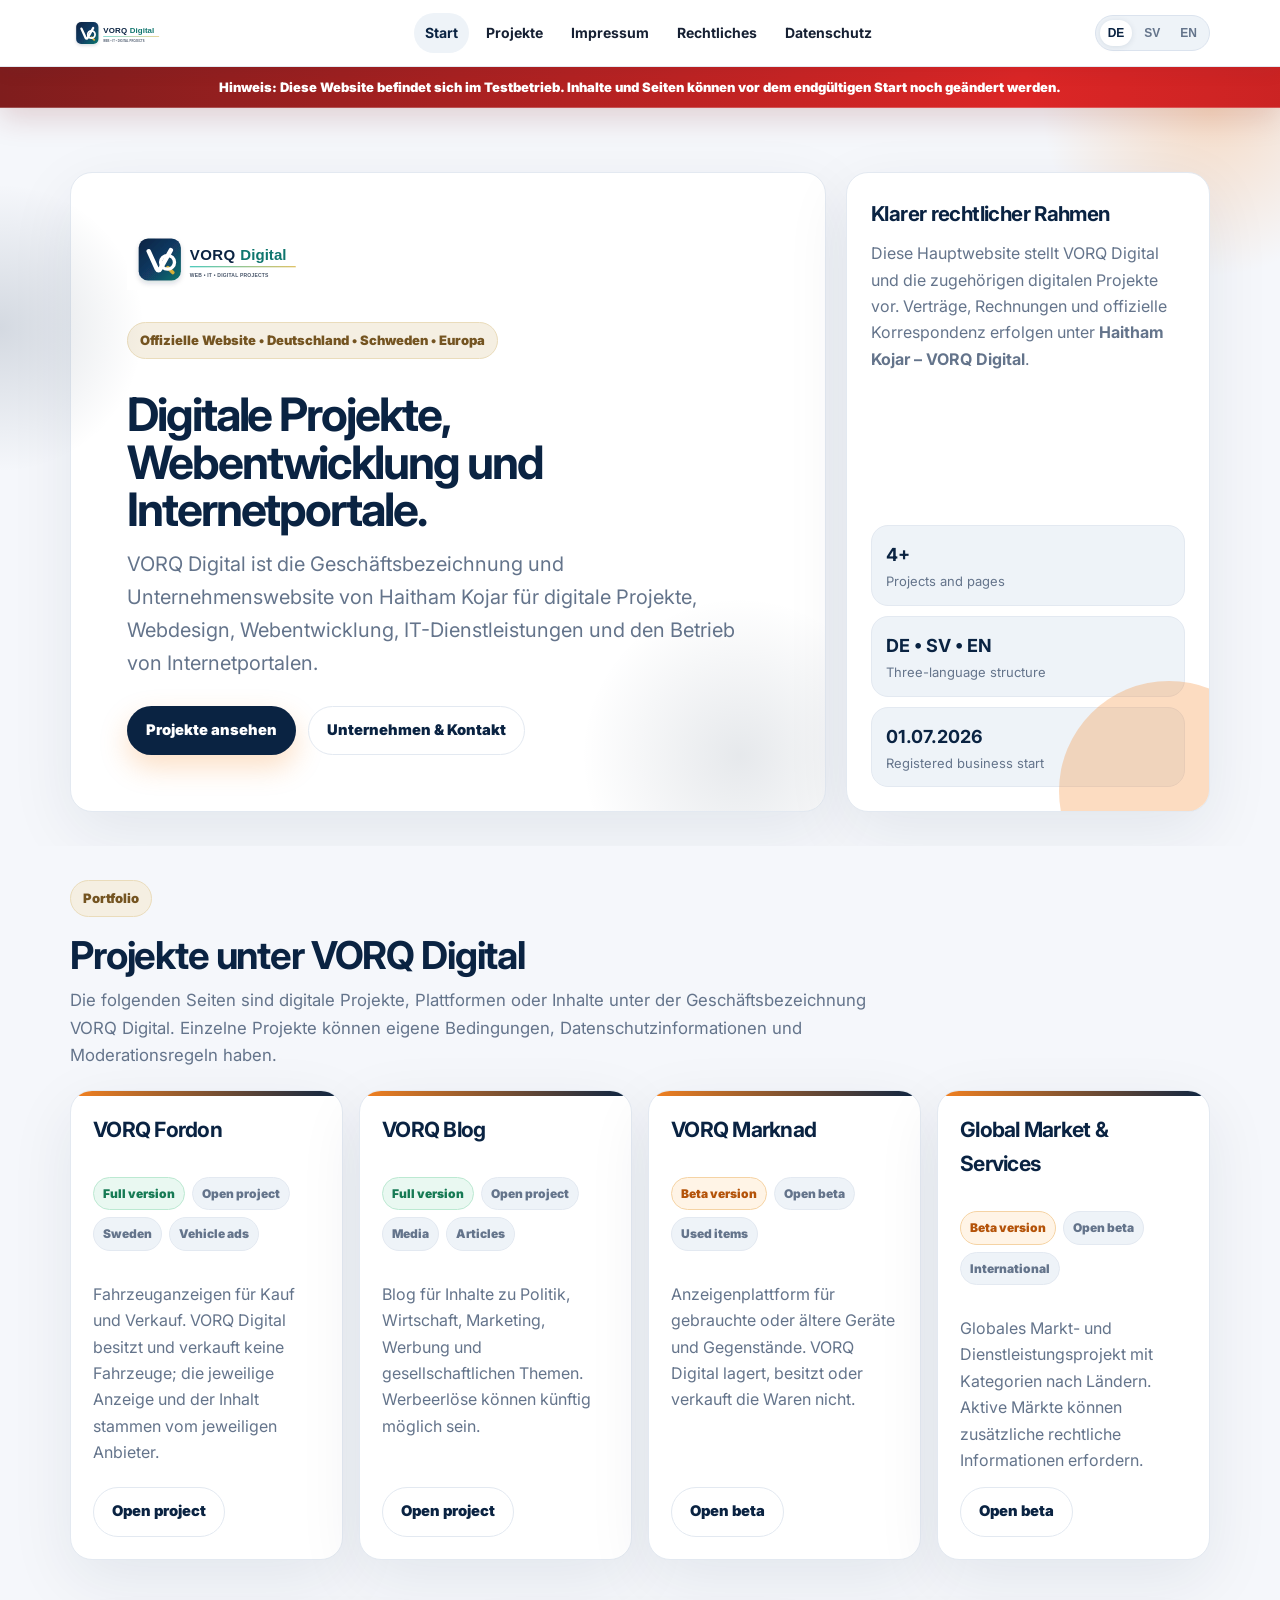
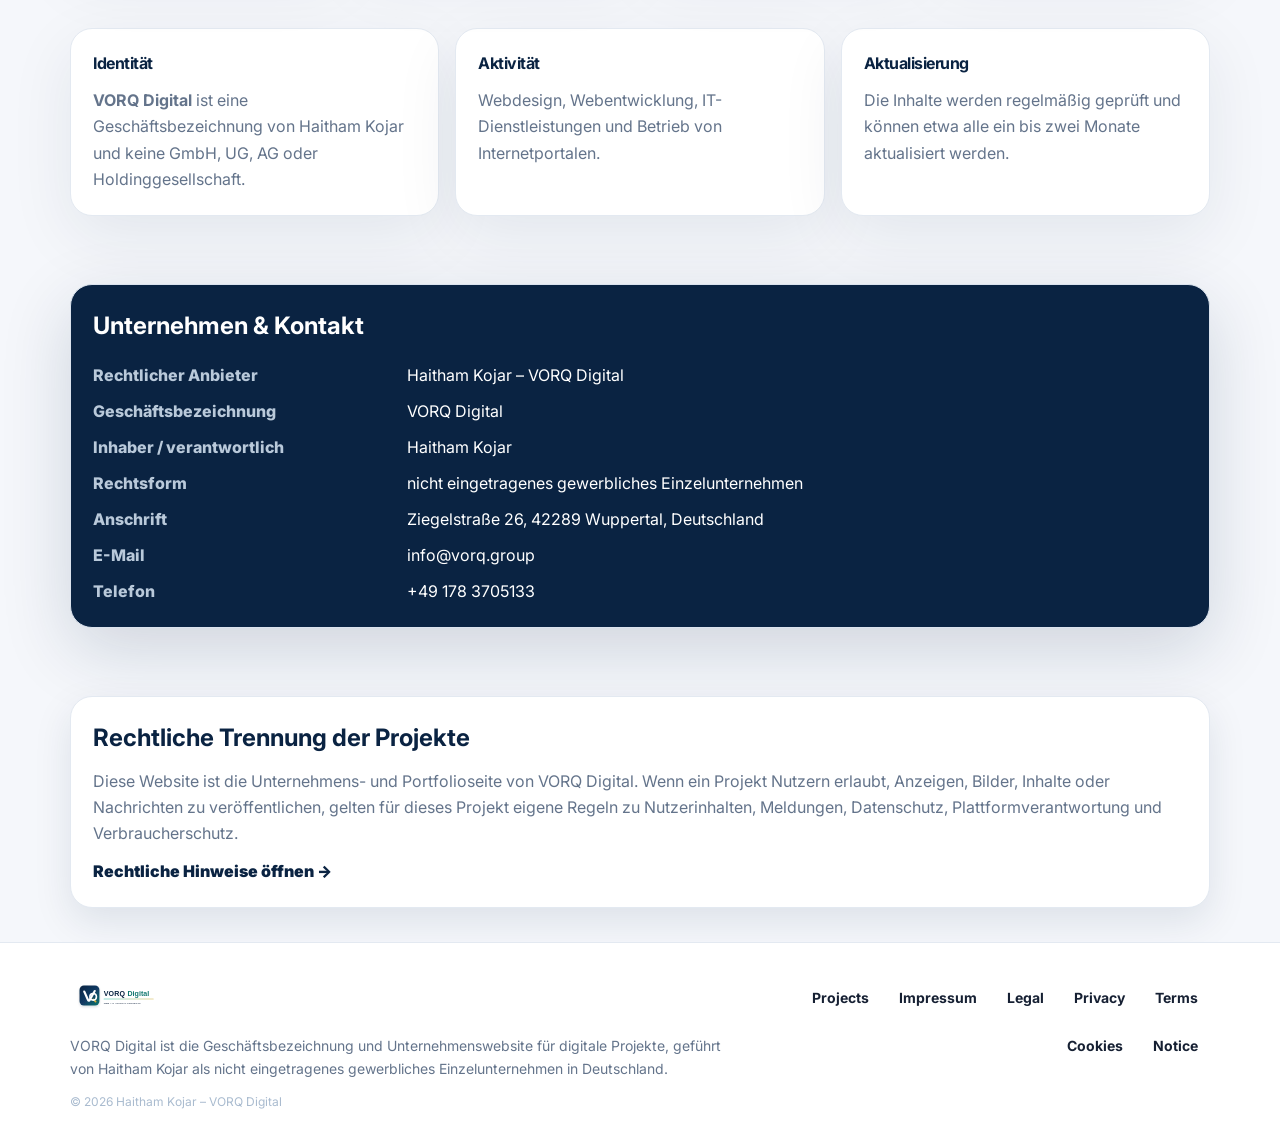
<file: index.html>
<!DOCTYPE html>
<html lang="de" data-lang="de">
<head>
  <meta charset="UTF-8">
  <meta name="viewport" content="width=device-width, initial-scale=1.0">
  <script>
    (function () {
      var lang = "de";
      try { lang = localStorage.getItem("vorqLang") || "de"; } catch (e) {}
      document.documentElement.setAttribute("data-lang", lang);
      document.documentElement.lang = lang;
      if (location.hostname.endsWith("github.io")) {
        var parts = location.pathname.split("/").filter(Boolean);
        var base = parts.length ? ("/" + parts[0] + "/") : "/";
        document.write('<base href="' + base + '">');
      }
    })();
  </script>
  <title>VORQ Digital | Digitale Projekte, Web & IT</title>
  <meta name="description" content="Offizielle Website von VORQ Digital, der Geschäftsbezeichnung von Haitham Kojar für digitale Projekte, Webentwicklung, Internetportale und IT-Dienstleistungen.">
  <meta name="robots" content="index, follow">
  <meta name="theme-color" content="#0A2342">
  <link rel="icon" href="favicon.svg" type="image/svg+xml">
  <link rel="preconnect" href="https://fonts.googleapis.com">
  <link rel="preconnect" href="https://fonts.gstatic.com" crossorigin>
  <link href="https://fonts.googleapis.com/css2?family=Inter:wght@400;500;600;700;800;900&display=swap" rel="stylesheet">
  <link rel="stylesheet" href="assets/styles.css">
  <style>
    :root{
      --vd-blue:#0A2342;
      --vd-blue-2:#123B63;
      --vd-ink:#162033;
      --vd-muted:#64748b;
      --vd-bg:#f5f7fb;
      --vd-card:#ffffff;
      --vd-line:#e3e9f1;
      --vd-soft:#eef3f8;
      --vd-gold:#b88732;
      --vd-green:#167a54;
      --vd-orange:#b45309;
      --vd-radius:22px;
      --vd-shadow:0 20px 65px rgba(10,35,66,.08);
    }
    *{box-sizing:border-box}
    body{margin:0;font-family:Inter,system-ui,-apple-system,Segoe UI,sans-serif;background:var(--vd-bg);color:var(--vd-ink);}
    a{color:inherit}
    .skip{position:absolute;left:-999px;top:auto;width:1px;height:1px;overflow:hidden}.skip:focus{left:20px;top:18px;width:auto;height:auto;background:#fff;padding:10px 14px;border-radius:10px;z-index:30;border:1px solid var(--vd-line)}
    .container{width:min(1140px,calc(100% - 32px));margin-inline:auto}
    .site-header{position:sticky;top:0;z-index:20;background:rgba(255,255,255,.94);backdrop-filter:blur(14px);border-bottom:1px solid var(--vd-line)}
    .header-inner{min-height:66px;display:flex;align-items:center;justify-content:space-between;gap:18px}
    .brand{display:inline-flex;align-items:center;text-decoration:none;color:var(--vd-blue);font-weight:800;min-width:max-content}
    .brand-logo{width:168px;height:auto;display:block}
    .nav{display:flex;align-items:center;gap:6px;flex-wrap:wrap}
    .nav a,.footer-links a{color:var(--vd-ink);text-decoration:none;font-size:14px;font-weight:700;padding:9px 11px;border-radius:999px;transition:.18s ease}
    .nav a:hover,.nav a.active,.footer-links a:hover{background:var(--vd-soft);color:var(--vd-blue)}
    .header-tools{display:flex;align-items:center;gap:10px}
    .lang-switch{display:flex;gap:4px;background:var(--vd-soft);padding:4px;border-radius:999px}.lang-btn{border:0;background:transparent;border-radius:999px;padding:6px 8px;cursor:pointer;font-weight:800;color:var(--vd-muted)}
    html[data-lang="de"] .lang-btn[data-lang="de"],html[data-lang="sv"] .lang-btn[data-lang="sv"],html[data-lang="en"] .lang-btn[data-lang="en"]{background:#fff;color:var(--vd-blue);box-shadow:0 1px 6px rgba(10,35,66,.10)}
    .menu-btn{display:none;border:1px solid var(--vd-line);background:#fff;border-radius:999px;padding:8px 12px;font-weight:800;color:var(--vd-blue)}
    .hero{padding:64px 0 34px}.hero-grid{display:grid;grid-template-columns:1.35fr .65fr;gap:20px;align-items:stretch}
    .card{background:var(--vd-card);border:1px solid var(--vd-line);border-radius:var(--vd-radius);box-shadow:var(--vd-shadow)}
    .hero-card{padding:clamp(28px,5vw,56px);position:relative;overflow:hidden}.hero-card:before{content:"";position:absolute;inset:auto -80px -110px auto;width:330px;height:330px;border-radius:50%;background:radial-gradient(circle,rgba(10,35,66,.10),transparent 68%)}
    .hero-logo{width:min(250px,70vw);height:auto;margin-bottom:24px;position:relative;z-index:1}.badge,.eyebrow{display:inline-flex;align-items:center;gap:8px;background:#f5efe2;color:#745421;border:1px solid #eadcbb;border-radius:999px;padding:7px 12px;font-size:13px;font-weight:900;margin-bottom:18px}
    h1{font-size:clamp(34px,5.8vw,62px);line-height:.98;margin:0 0 16px;color:var(--vd-blue);letter-spacing:-.05em;max-width:780px}.accent{color:var(--vd-gold)}
    .lead{font-size:clamp(16px,2.1vw,20px);line-height:1.65;color:var(--vd-muted);max-width:760px;margin:0 0 26px}.cta-row{display:flex;gap:12px;flex-wrap:wrap}.btn{display:inline-flex;align-items:center;justify-content:center;text-decoration:none;border-radius:999px;padding:12px 18px;font-weight:900;border:1px solid transparent;min-height:44px}.btn-primary{background:var(--vd-blue);color:#fff}.btn-primary:hover{background:var(--vd-blue-2)}.btn-secondary{background:#fff;color:var(--vd-blue);border-color:var(--vd-line)}.btn-secondary:hover{background:var(--vd-soft)}
    .hero-side{padding:24px;display:flex;flex-direction:column;justify-content:space-between;gap:20px}.hero-side h2,.content-card h3,.section-head h2{color:var(--vd-blue);margin:0 0 10px;letter-spacing:-.03em}.hero-side p,.content-card p,.section-head p,.project-card p{color:var(--vd-muted);line-height:1.65;margin:0}
    .metric-grid{display:grid;grid-template-columns:1fr;gap:10px}.metric{background:var(--vd-soft);border:1px solid var(--vd-line);border-radius:17px;padding:14px}.metric strong{display:block;color:var(--vd-blue);font-size:18px}.metric span{display:block;color:var(--vd-muted);font-size:13px;margin-top:4px;line-height:1.35}
    .section{padding:34px 0}.section-head{margin-bottom:20px;max-width:820px}.grid-4{display:grid;grid-template-columns:repeat(4,1fr);gap:16px}.grid-3{display:grid;grid-template-columns:repeat(3,1fr);gap:16px}.grid-2{display:grid;grid-template-columns:repeat(2,1fr);gap:16px}
    .project-card,.content-card,.company-box,.legal-note{padding:22px}.project-card{display:flex;flex-direction:column;gap:14px}.project-card h3{font-size:21px;color:var(--vd-blue);margin:0;letter-spacing:-.035em}.project-meta{display:flex;gap:7px;flex-wrap:wrap}.tag{display:inline-flex;align-items:center;border:1px solid var(--vd-line);background:var(--vd-soft);color:var(--vd-muted);font-size:12px;font-weight:900;border-radius:999px;padding:6px 9px}.status-live{background:#e9f8f1;color:var(--vd-green);border-color:#bce9d2}.status-beta{background:#fff4e6;color:var(--vd-orange);border-color:#f5d3a4}.project-actions{margin-top:auto}
    .company-box{background:var(--vd-blue);color:#fff;border-radius:var(--vd-radius);box-shadow:0 22px 70px rgba(10,35,66,.16)}.company-box h2{margin:0 0 18px;color:#fff}.company-box dl{display:grid;grid-template-columns:minmax(130px,.38fr) 1fr;gap:10px 18px;margin:0}.company-box dt{color:#b9c9da;font-weight:800}.company-box dd{margin:0;color:#fff;line-height:1.55}.company-box a{color:#fff;text-underline-offset:3px}
    .legal-note{background:#fff;border:1px solid var(--vd-line);border-radius:var(--vd-radius)}.legal-note h2{margin:0 0 10px;color:var(--vd-blue)}.legal-note p{color:var(--vd-muted);line-height:1.65;margin:0 0 12px}.legal-note a{font-weight:900;text-decoration:none;color:var(--vd-blue)}
    .footer{border-top:1px solid var(--vd-line);background:#fff;padding:34px 0}.footer-grid{display:grid;grid-template-columns:1.35fr .9fr;gap:22px;align-items:start}.footer p{color:var(--vd-muted);line-height:1.65;margin:12px 0 0;font-size:14px}.footer .small{font-size:12px}.footer-links{display:flex;gap:6px;flex-wrap:wrap;justify-content:flex-end}
    .site-trial-notice{background:linear-gradient(90deg,#7f1d1d,#dc2626,#991b1b,#ef4444);background-size:240% 240%;animation:vorqTrialNotice 9s ease infinite;color:#fff;border-bottom:1px solid rgba(255,255,255,.22);box-shadow:0 10px 30px rgba(127,29,29,.18)}
    .site-trial-notice .container{padding-top:10px;padding-bottom:10px;text-align:center;font-size:13px;font-weight:900;line-height:1.55}
    @keyframes vorqTrialNotice{0%{background-position:0% 50%}50%{background-position:100% 50%}100%{background-position:0% 50%}}
    .inline-lang,.lang{display:none}html[data-lang="de"] .lang-de,html[data-lang="sv"] .lang-sv,html[data-lang="en"] .lang-en{display:initial}html[data-lang="de"] div.lang-de,html[data-lang="sv"] div.lang-sv,html[data-lang="en"] div.lang-en{display:block}
    @media (max-width:980px){.hero-grid,.grid-4,.grid-3,.grid-2{grid-template-columns:1fr}.hero{padding-top:34px}.brand-logo{width:150px}.company-box dl{grid-template-columns:1fr}.company-box dt{margin-top:8px}}
    @media (max-width:860px){.header-inner{align-items:flex-start;padding:12px 0;flex-direction:column}.nav{display:none;width:100%;padding-top:8px;border-top:1px solid var(--vd-line)}.nav.open{display:flex}.header-tools{width:100%;justify-content:space-between}.menu-btn{display:inline-flex}.footer-grid{grid-template-columns:1fr}.footer-links{justify-content:flex-start}.hero-logo{width:210px}}
  </style>
</head>
<body>
<a href="#main" class="skip"><span class="inline-lang lang-de">Zum Inhalt springen</span><span class="inline-lang lang-sv">Hoppa till innehåll</span><span class="inline-lang lang-en">Skip to content</span></a>

<header class="site-header">
  <div class="container header-inner">
    <a class="brand" href="index.html" aria-label="VORQ Digital home"><img class="brand-logo" src="vorq-digital-logo.svg" alt="VORQ Digital"></a>
    <nav class="nav" aria-label="Primary navigation">
      <a class="active" href="index.html"><span class="inline-lang lang-de">Start</span><span class="inline-lang lang-sv">Start</span><span class="inline-lang lang-en">Home</span></a>
      <a href="projects.html"><span class="inline-lang lang-de">Projekte</span><span class="inline-lang lang-sv">Projekt</span><span class="inline-lang lang-en">Projects</span></a>
      <a href="impressum.html">Impressum</a>
      <a href="legal.html"><span class="inline-lang lang-de">Rechtliches</span><span class="inline-lang lang-sv">Juridik</span><span class="inline-lang lang-en">Legal</span></a>
      <a href="privacy.html"><span class="inline-lang lang-de">Datenschutz</span><span class="inline-lang lang-sv">Integritet</span><span class="inline-lang lang-en">Privacy</span></a>
    </nav>
    <div class="header-tools">
      <div class="lang-switch" aria-label="Language switcher"><button class="lang-btn" type="button" data-lang="de">DE</button><button class="lang-btn" type="button" data-lang="sv">SV</button><button class="lang-btn" type="button" data-lang="en">EN</button></div>
      <button class="menu-btn" type="button" aria-expanded="false" aria-label="Open menu"><span class="inline-lang lang-de">Menü</span><span class="inline-lang lang-sv">Meny</span><span class="inline-lang lang-en">Menu</span></button>
    </div>
  </div>
</header>

<section class="site-trial-notice" aria-label="Website notice">
  <div class="container">
    <div class="lang lang-de">Hinweis: Diese Website befindet sich im Testbetrieb. Inhalte und Seiten können vor dem endgültigen Start noch geändert werden.</div>
    <div class="lang lang-sv">Observera: Denna webbplats är i testdrift. Innehåll och sidor kan ändras före den slutliga lanseringen.</div>
    <div class="lang lang-en">Notice: This website is currently in trial operation. Content and pages may change before the final launch.</div>
  </div>
</section>

<main id="main">
  <section class="hero">
    <div class="container hero-grid">
      <div class="card hero-card">
        <img class="hero-logo" src="vorq-digital-logo.svg" alt="VORQ Digital logo">
        <div class="lang lang-de">
          <div class="badge">Offizielle Website • Deutschland • Schweden • Europa</div>
          <h1>Digitale Projekte, Webentwicklung und Internetportale.</h1>
          <p class="lead">VORQ Digital ist die Geschäftsbezeichnung und Unternehmenswebsite von Haitham Kojar für digitale Projekte, Webdesign, Webentwicklung, IT-Dienstleistungen und den Betrieb von Internetportalen.</p>
          <div class="cta-row"><a class="btn btn-primary" href="projects.html">Projekte ansehen</a><a class="btn btn-secondary" href="impressum.html">Unternehmen & Kontakt</a></div>
        </div>
        <div class="lang lang-sv">
          <div class="badge">Officiell webbplats • Tyskland • Sverige • Europa</div>
          <h1>Digitala projekt, webbutveckling och internetportaler.</h1>
          <p class="lead">VORQ Digital är verksamhetsnamnet och företagswebbplatsen som används av Haitham Kojar för digitala projekt, webbdesign, webbutveckling, IT-tjänster och drift av internetportaler.</p>
          <div class="cta-row"><a class="btn btn-primary" href="projects.html">Visa projekt</a><a class="btn btn-secondary" href="impressum.html">Företag & kontakt</a></div>
        </div>
        <div class="lang lang-en">
          <div class="badge">Official website • Germany • Sweden • Europe</div>
          <h1>Digital projects, web development and internet portals.</h1>
          <p class="lead">VORQ Digital is the business name and company website used by Haitham Kojar for digital projects, web design, web development, IT services and the operation of internet portals.</p>
          <div class="cta-row"><a class="btn btn-primary" href="projects.html">View projects</a><a class="btn btn-secondary" href="impressum.html">Company & contact</a></div>
        </div>
      </div>

      <aside class="card hero-side">
        <div class="lang lang-de"><h2>Klarer rechtlicher Rahmen</h2><p>Diese Hauptwebsite stellt VORQ Digital und die zugehörigen digitalen Projekte vor. Verträge, Rechnungen und offizielle Korrespondenz erfolgen unter <strong>Haitham Kojar – VORQ Digital</strong>.</p></div>
        <div class="lang lang-sv"><h2>Tydlig juridisk ram</h2><p>Denna huvudwebbplats presenterar VORQ Digital och de tillhörande digitala projekten. Avtal, fakturor och officiell korrespondens sker under <strong>Haitham Kojar – VORQ Digital</strong>.</p></div>
        <div class="lang lang-en"><h2>Clear legal frame</h2><p>This main website presents VORQ Digital and the related digital projects. Contracts, invoices and official correspondence are issued under <strong>Haitham Kojar – VORQ Digital</strong>.</p></div>
        <div class="metric-grid"><div class="metric"><strong>4+</strong><span>Projects and pages</span></div><div class="metric"><strong>DE • SV • EN</strong><span>Three-language structure</span></div><div class="metric"><strong>01.07.2026</strong><span>Registered business start</span></div></div>
      </aside>
    </div>
  </section>

  <section class="section">
    <div class="container">
      <div class="section-head">
        <div class="lang lang-de"><div class="eyebrow">Portfolio</div><h2>Projekte unter VORQ Digital</h2><p>Die folgenden Seiten sind digitale Projekte, Plattformen oder Inhalte unter der Geschäftsbezeichnung VORQ Digital. Einzelne Projekte können eigene Bedingungen, Datenschutzinformationen und Moderationsregeln haben.</p></div>
        <div class="lang lang-sv"><div class="eyebrow">Portfolio</div><h2>Projekt under VORQ Digital</h2><p>Följande sidor är digitala projekt, plattformar eller innehåll under verksamhetsnamnet VORQ Digital. Enskilda projekt kan ha egna villkor, integritetsregler och modereringsregler.</p></div>
        <div class="lang lang-en"><div class="eyebrow">Portfolio</div><h2>Projects under VORQ Digital</h2><p>The following pages are digital projects, platforms or content under the VORQ Digital business name. Individual projects may have their own terms, privacy information and moderation rules.</p></div>
      </div>

      <div class="grid-4">
        <article class="card project-card">
          <h3>VORQ Fordon</h3>
          <div class="project-meta"><span class="tag status-live">Full version</span><span class="tag">Open project</span><span class="tag">Sweden</span><span class="tag">Vehicle ads</span></div>
          <div class="lang lang-de"><p>Fahrzeuganzeigen für Kauf und Verkauf. VORQ Digital besitzt und verkauft keine Fahrzeuge; die jeweilige Anzeige und der Inhalt stammen vom jeweiligen Anbieter.</p></div>
          <div class="lang lang-sv"><p>Fordonsannonser för köp och försäljning. VORQ Digital äger eller säljer inte fordon; varje annons och dess innehåll kommer från respektive annonsör.</p></div>
          <div class="lang lang-en"><p>Vehicle listings for buying and selling. VORQ Digital does not own or sell vehicles; each listing and its content is provided by the respective advertiser.</p></div>
          <div class="project-actions"><a class="btn btn-secondary" href="https://hk-lens.github.io/BilMarknad-HK/index.html" target="_blank" rel="noopener">Open project</a></div>
        </article>

        <article class="card project-card">
          <h3>VORQ Blog</h3>
          <div class="project-meta"><span class="tag status-live">Full version</span><span class="tag">Open project</span><span class="tag">Media</span><span class="tag">Articles</span></div>
          <div class="lang lang-de"><p>Blog für Inhalte zu Politik, Wirtschaft, Marketing, Werbung und gesellschaftlichen Themen. Werbeerlöse können künftig möglich sein.</p></div>
          <div class="lang lang-sv"><p>Blogg för innehåll om politik, ekonomi, marknadsföring, reklam och samhällsfrågor. Annonsintäkter kan bli möjliga i framtiden.</p></div>
          <div class="lang lang-en"><p>Blog for content about politics, economy, marketing, advertising and social topics. Advertising revenue may be possible in the future.</p></div>
          <div class="project-actions"><a class="btn btn-secondary" href="https://hk-lens.github.io/HK-GLOBAL-BLOG/index.html" target="_blank" rel="noopener">Open project</a></div>
        </article>

        <article class="card project-card">
          <h3>VORQ Marknad</h3>
          <div class="project-meta"><span class="tag status-beta">Beta version</span><span class="tag">Open beta</span><span class="tag">Used items</span></div>
          <div class="lang lang-de"><p>Anzeigenplattform für gebrauchte oder ältere Geräte und Gegenstände. VORQ Digital lagert, besitzt oder verkauft die Waren nicht.</p></div>
          <div class="lang lang-sv"><p>Annonsplattform för begagnade eller äldre enheter och saker. VORQ Digital lagrar, äger eller säljer inte varorna.</p></div>
          <div class="lang lang-en"><p>Ads platform for used or older devices and goods. VORQ Digital does not store, own or sell the goods.</p></div>
          <div class="project-actions"><a class="btn btn-secondary" href="https://hk-lens.github.io/VORQ-Marknad/" target="_blank" rel="noopener">Open beta</a></div>
        </article>

        <article class="card project-card">
          <h3>Global Market &amp; Services</h3>
          <div class="project-meta"><span class="tag status-beta">Beta version</span><span class="tag">Open beta</span><span class="tag">International</span></div>
          <div class="lang lang-de"><p>Globales Markt- und Dienstleistungsprojekt mit Kategorien nach Ländern. Aktive Märkte können zusätzliche rechtliche Informationen erfordern.</p></div>
          <div class="lang lang-sv"><p>Globalt marknads- och tjänsteprojekt med kategorier per land. Aktiva marknader kan kräva ytterligare juridisk information.</p></div>
          <div class="lang lang-en"><p>Global market and services project with country-based categories. Active markets may require additional legal information.</p></div>
          <div class="project-actions"><a class="btn btn-secondary" href="https://hk-lens.github.io/HK-Global-Market-Services/" target="_blank" rel="noopener">Open beta</a></div>
        </article>
      </div>
    </div>
  </section>

  <section class="section">
    <div class="container grid-3">
      <article class="card content-card"><div class="lang lang-de"><h3>Identität</h3><p><strong>VORQ Digital</strong> ist eine Geschäftsbezeichnung von Haitham Kojar und keine GmbH, UG, AG oder Holdinggesellschaft.</p></div><div class="lang lang-sv"><h3>Identitet</h3><p><strong>VORQ Digital</strong> är ett verksamhetsnamn som används av Haitham Kojar och är inte ett GmbH-, UG-, AG- eller holdingbolag.</p></div><div class="lang lang-en"><h3>Identity</h3><p><strong>VORQ Digital</strong> is a business name used by Haitham Kojar and is not a GmbH, UG, AG or holding company.</p></div></article>
      <article class="card content-card"><div class="lang lang-de"><h3>Aktivität</h3><p>Webdesign, Webentwicklung, IT-Dienstleistungen und Betrieb von Internetportalen.</p></div><div class="lang lang-sv"><h3>Verksamhet</h3><p>Webbdesign, webbutveckling, IT-tjänster och drift av internetportaler.</p></div><div class="lang lang-en"><h3>Activity</h3><p>Web design, web development, IT services and operation of internet portals.</p></div></article>
      <article class="card content-card"><div class="lang lang-de"><h3>Aktualisierung</h3><p>Die Inhalte werden regelmäßig geprüft und können etwa alle ein bis zwei Monate aktualisiert werden.</p></div><div class="lang lang-sv"><h3>Uppdatering</h3><p>Innehållet granskas regelbundet och kan uppdateras ungefär varannan månad.</p></div><div class="lang lang-en"><h3>Updates</h3><p>Content is reviewed regularly and may be updated about every one to two months.</p></div></article>
    </div>
  </section>

  <section class="section">
    <div class="container">
      <div class="company-box">
        <div class="lang lang-de"><h2>Unternehmen & Kontakt</h2><dl><dt>Rechtlicher Anbieter</dt><dd>Haitham Kojar – VORQ Digital</dd><dt>Geschäftsbezeichnung</dt><dd>VORQ Digital</dd><dt>Inhaber / verantwortlich</dt><dd>Haitham Kojar</dd><dt>Rechtsform</dt><dd>nicht eingetragenes gewerbliches Einzelunternehmen</dd><dt>Anschrift</dt><dd>Ziegelstraße 26, 42289 Wuppertal, Deutschland</dd><dt>E-Mail</dt><dd><a href="mailto:info@vorq.group">info@vorq.group</a></dd><dt>Telefon</dt><dd><a href="tel:+491783705133">+49 178 3705133</a></dd></dl></div>
        <div class="lang lang-sv"><h2>Företag & kontakt</h2><dl><dt>Juridisk leverantör</dt><dd>Haitham Kojar – VORQ Digital</dd><dt>Verksamhetsnamn</dt><dd>VORQ Digital</dd><dt>Innehavare / ansvarig</dt><dd>Haitham Kojar</dd><dt>Juridisk form</dt><dd>enskild näringsverksamhet utan handelsregisterregistrering</dd><dt>Adress</dt><dd>Ziegelstraße 26, 42289 Wuppertal, Tyskland</dd><dt>E-post</dt><dd><a href="mailto:info@vorq.group">info@vorq.group</a></dd><dt>Telefon</dt><dd><a href="tel:+491783705133">+49 178 3705133</a></dd></dl></div>
        <div class="lang lang-en"><h2>Company & contact</h2><dl><dt>Legal provider</dt><dd>Haitham Kojar – VORQ Digital</dd><dt>Business name</dt><dd>VORQ Digital</dd><dt>Owner / responsible person</dt><dd>Haitham Kojar</dd><dt>Legal form</dt><dd>non-registered commercial sole proprietorship</dd><dt>Address</dt><dd>Ziegelstraße 26, 42289 Wuppertal, Germany</dd><dt>Email</dt><dd><a href="mailto:info@vorq.group">info@vorq.group</a></dd><dt>Phone</dt><dd><a href="tel:+491783705133">+49 178 3705133</a></dd></dl></div>
      </div>
    </div>
  </section>

  <section class="section">
    <div class="container">
      <div class="legal-note">
        <div class="lang lang-de"><h2>Rechtliche Trennung der Projekte</h2><p>Diese Website ist die Unternehmens- und Portfolioseite von VORQ Digital. Wenn ein Projekt Nutzern erlaubt, Anzeigen, Bilder, Inhalte oder Nachrichten zu veröffentlichen, gelten für dieses Projekt eigene Regeln zu Nutzerinhalten, Meldungen, Datenschutz, Plattformverantwortung und Verbraucherschutz.</p><a href="legal.html">Rechtliche Hinweise öffnen →</a></div>
        <div class="lang lang-sv"><h2>Juridisk separation mellan projekt</h2><p>Denna webbplats är VORQ Digitals företags- och portföljsida. Om ett projekt låter användare publicera annonser, bilder, innehåll eller meddelanden gäller egna regler för användarinnehåll, rapportering, integritet, plattformsansvar och konsumentskydd.</p><a href="legal.html">Öppna juridisk information →</a></div>
        <div class="lang lang-en"><h2>Legal separation between projects</h2><p>This website is the company and portfolio site of VORQ Digital. If a project allows users to publish ads, images, content or messages, that project has its own rules on user content, reporting, privacy, platform responsibility and consumer protection.</p><a href="legal.html">Open legal information →</a></div>
      </div>
    </div>
  </section>
</main>

<footer class="footer">
  <div class="container footer-grid">
    <div>
      <a class="brand" href="index.html" aria-label="VORQ Digital home"><img class="brand-logo" src="vorq-digital-logo.svg" alt="VORQ Digital"></a>
      <p><span class="lang lang-de">VORQ Digital ist die Geschäftsbezeichnung und Unternehmenswebsite für digitale Projekte, geführt von Haitham Kojar als nicht eingetragenes gewerbliches Einzelunternehmen in Deutschland.</span><span class="lang lang-sv">VORQ Digital är verksamhetsnamnet och företagswebbplatsen för digitala projekt, driven av Haitham Kojar som icke handelsregisterregistrerad enskild näringsverksamhet i Tyskland.</span><span class="lang lang-en">VORQ Digital is the business name and company website for digital projects operated by Haitham Kojar as a non-registered commercial sole proprietorship in Germany.</span></p>
      <p class="small">© 2026 Haitham Kojar – VORQ Digital</p>
    </div>
    <div class="footer-links"><a href="projects.html">Projects</a><a href="impressum.html">Impressum</a><a href="legal.html">Legal</a><a href="privacy.html">Privacy</a><a href="terms.html">Terms</a><a href="cookie-policy.html">Cookies</a><a href="notice-action.html">Notice</a></div>
  </div>
</footer>

<script>
  (function(){
    var buttons=document.querySelectorAll(".lang-btn");
    buttons.forEach(function(button){button.addEventListener("click",function(){var lang=button.getAttribute("data-lang")||"de";try{localStorage.setItem("vorqLang",lang)}catch(e){}document.documentElement.setAttribute("data-lang",lang);document.documentElement.lang=lang;});});
    var menuButton=document.querySelector(".menu-btn");
    var nav=document.querySelector(".nav");
    if(menuButton&&nav){menuButton.addEventListener("click",function(){var open=nav.classList.toggle("open");menuButton.setAttribute("aria-expanded",open?"true":"false");});}
  })();
</script>
</body>
</html>
</file>
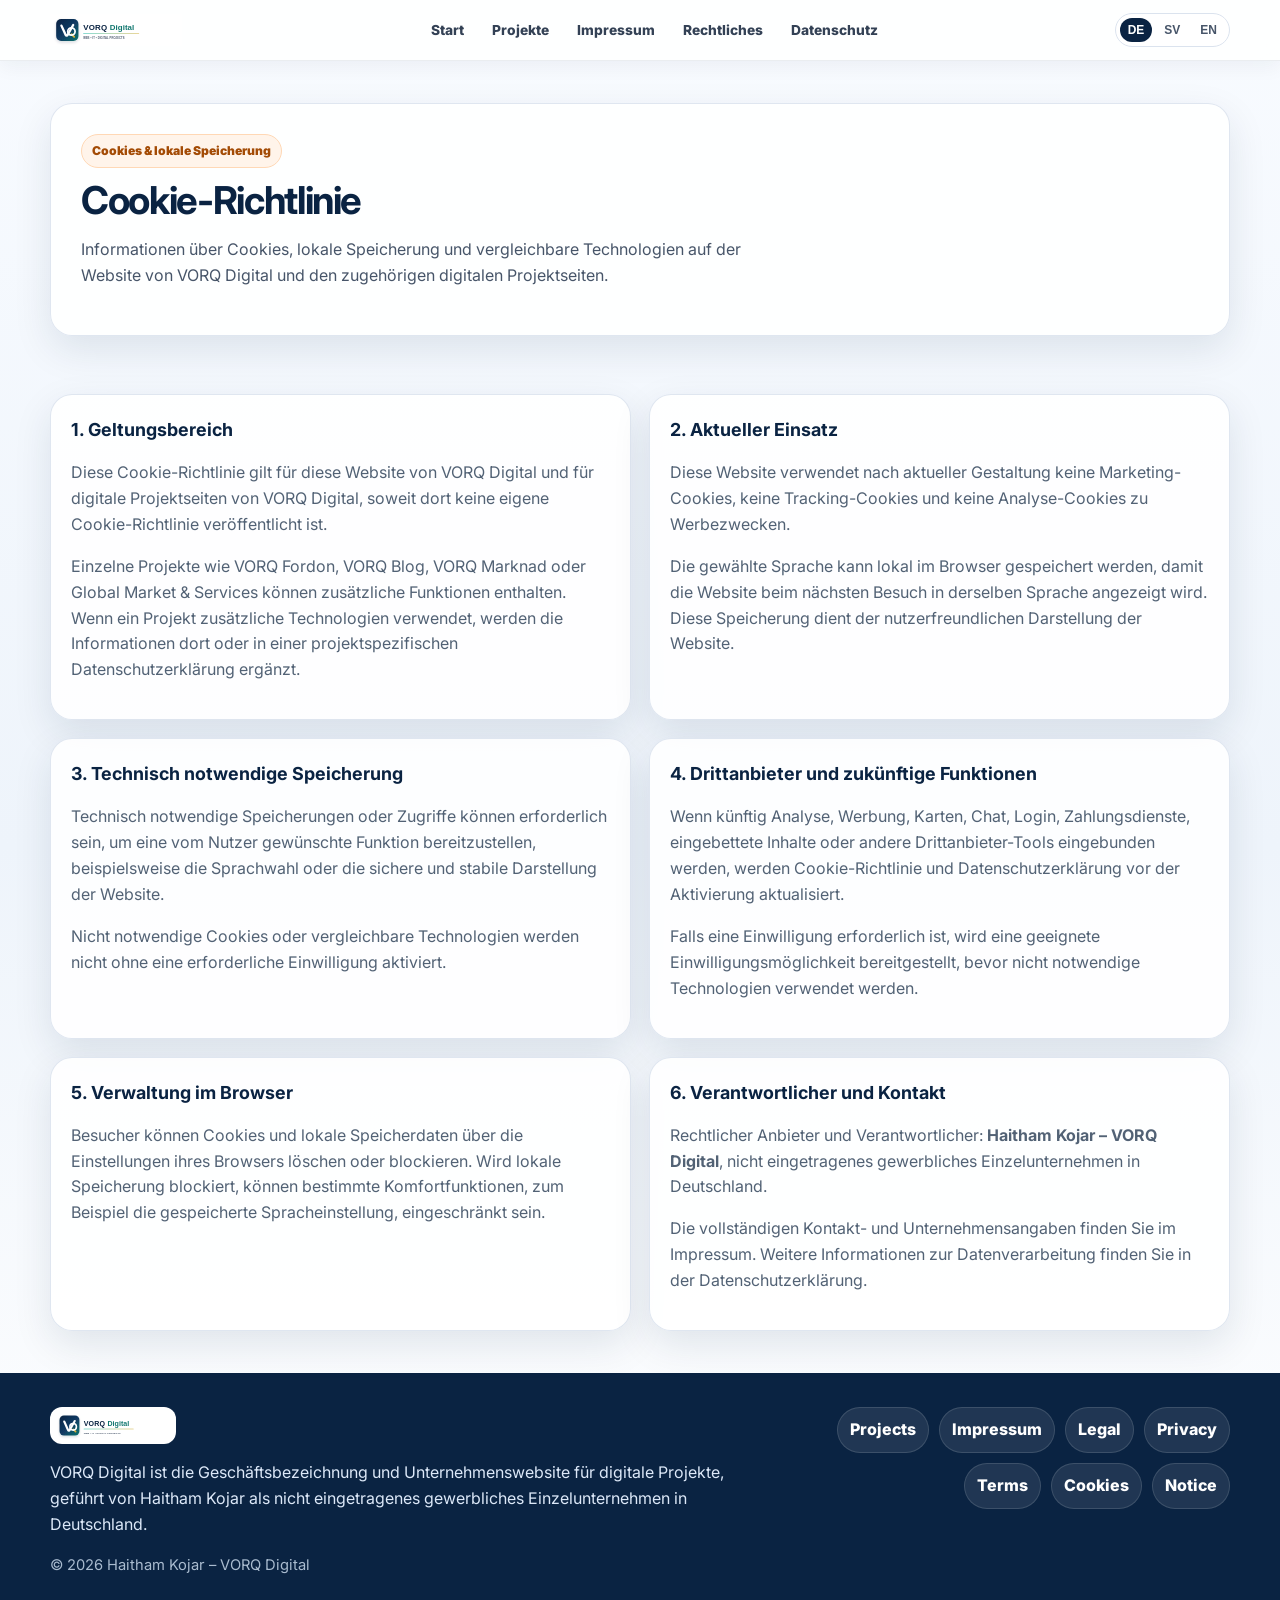
<file: cookie-policy.html>
<!DOCTYPE html>
<html lang="de" data-lang="de">
<head>
  <meta charset="UTF-8">
  <meta name="viewport" content="width=device-width, initial-scale=1.0">
  <script>
    (function(){
      var lang='de';
      try{ lang=localStorage.getItem('vorqLang') || 'de'; }catch(e){}
      document.documentElement.setAttribute('data-lang', lang);
      document.documentElement.lang = lang;
      if(location.hostname.endsWith('github.io')){
        var p = location.pathname.split('/').filter(Boolean);
        var b = p.length ? ('/' + p[0] + '/') : '/';
        document.write('<base href="' + b + '">');
      }
    })();
  </script>
  <title>Cookie-Richtlinie | VORQ Digital</title>
  <meta name="description" content="Cookie-Richtlinie und Informationen zur lokalen Speicherung für VORQ Digital und seine digitalen Projektseiten.">
  <meta name="robots" content="index, follow">
  <meta name="theme-color" content="#0A2342">
  <link rel="icon" href="favicon.svg" type="image/svg+xml">
  <link rel="preconnect" href="https://fonts.googleapis.com">
  <link rel="preconnect" href="https://fonts.gstatic.com" crossorigin>
  <link href="https://fonts.googleapis.com/css2?family=Inter:wght@400;600;700;800;900&display=swap" rel="stylesheet">
  <link rel="stylesheet" href="assets/styles.css">
  <style>
    .brand-wordmark{display:flex;flex-direction:column;line-height:1.05}
    .brand-wordmark strong{font-size:1.02rem;letter-spacing:-.02em;color:var(--dark,#0A2342)}
    .brand-wordmark small{font-size:.72rem;color:var(--muted,#64748b);font-weight:700;letter-spacing:.04em;text-transform:uppercase}
    .legal-note{font-size:.92rem;color:var(--muted,#64748b)}
  
    .brand-logo{height:42px;width:auto;display:block}
    @media (max-width:860px){.brand-logo{height:38px}}
  </style>
</head>
<body>
<a href="#main" class="skip">Skip to content</a>

<header class="site-header">
  <div class="container header-inner">
    <a class="brand" href="index.html" aria-label="VORQ Digital home"><img class="brand-logo" src="vorq-digital-logo.svg" alt="VORQ Digital"></a>

    <nav class="nav" aria-label="Primary navigation">
      <a href="index.html"><span class="inline-lang lang-de">Start</span><span class="inline-lang lang-sv">Start</span><span class="inline-lang lang-en">Home</span></a>
      <a href="projects.html"><span class="inline-lang lang-de">Projekte</span><span class="inline-lang lang-sv">Projekt</span><span class="inline-lang lang-en">Projects</span></a>
      <a href="impressum.html">Impressum</a>
      <a href="legal.html"><span class="inline-lang lang-de">Rechtliches</span><span class="inline-lang lang-sv">Juridik</span><span class="inline-lang lang-en">Legal</span></a>
      <a href="privacy.html"><span class="inline-lang lang-de">Datenschutz</span><span class="inline-lang lang-sv">Integritet</span><span class="inline-lang lang-en">Privacy</span></a>
    </nav>

    <div class="header-tools">
      <div class="lang-switch" aria-label="Language switcher">
        <button class="lang-btn" data-lang="de">DE</button>
        <button class="lang-btn" data-lang="sv">SV</button>
        <button class="lang-btn" data-lang="en">EN</button>
      </div>
      <button class="menu-btn" aria-expanded="false" aria-label="Open menu">Menu</button>
    </div>
  </div>
</header>

<main id="main">
  <section class="page-hero">
    <div class="container">
      <div class="card page-card">
        <div class="lang lang-de">
          <div class="badge">Cookies & lokale Speicherung</div>
          <h1>Cookie-Richtlinie</h1>
          <p class="lead">Informationen über Cookies, lokale Speicherung und vergleichbare Technologien auf der Website von VORQ Digital und den zugehörigen digitalen Projektseiten.</p>
        </div>
        <div class="lang lang-sv">
          <div class="badge">Cookies & lokal lagring</div>
          <h1>Cookiepolicy</h1>
          <p class="lead">Information om cookies, lokal lagring och liknande tekniker på VORQ Digitals webbplats och tillhörande digitala projektsidor.</p>
        </div>
        <div class="lang lang-en">
          <div class="badge">Cookies & local storage</div>
          <h1>Cookie policy</h1>
          <p class="lead">Information about cookies, local storage and similar technologies on the VORQ Digital website and related digital project pages.</p>
        </div>
      </div>
    </div>
  </section>

  <section class="section">
    <div class="container grid-2">
      <article class="card content-card">
        <div class="lang lang-de">
          <h2>1. Geltungsbereich</h2>
          <p>Diese Cookie-Richtlinie gilt für diese Website von VORQ Digital und für digitale Projektseiten von VORQ Digital, soweit dort keine eigene Cookie-Richtlinie veröffentlicht ist.</p>
          <p>Einzelne Projekte wie VORQ Fordon, VORQ Blog, VORQ Marknad oder Global Market &amp; Services können zusätzliche Funktionen enthalten. Wenn ein Projekt zusätzliche Technologien verwendet, werden die Informationen dort oder in einer projektspezifischen Datenschutzerklärung ergänzt.</p>
        </div>
        <div class="lang lang-sv">
          <h2>1. Tillämpningsområde</h2>
          <p>Denna cookiepolicy gäller för denna VORQ Digital-webbplats och för VORQ Digitals digitala projektsidor, om ingen separat cookiepolicy publiceras där.</p>
          <p>Enskilda projekt som VORQ Fordon, VORQ Blog, VORQ Marknad eller Global Market &amp; Services kan innehålla ytterligare funktioner. Om ett projekt använder ytterligare tekniker kompletteras informationen där eller i en projektspecifik integritetspolicy.</p>
        </div>
        <div class="lang lang-en">
          <h2>1. Scope</h2>
          <p>This cookie policy applies to this VORQ Digital website and to VORQ Digital project pages unless a separate cookie policy is published for a specific project.</p>
          <p>Individual projects such as VORQ Fordon, VORQ Blog, VORQ Marknad or Global Market &amp; Services may include additional features. If a project uses additional technologies, the relevant information will be added there or in a project-specific privacy notice.</p>
        </div>
      </article>

      <article class="card content-card">
        <div class="lang lang-de">
          <h2>2. Aktueller Einsatz</h2>
          <p>Diese Website verwendet nach aktueller Gestaltung keine Marketing-Cookies, keine Tracking-Cookies und keine Analyse-Cookies zu Werbezwecken.</p>
          <p>Die gewählte Sprache kann lokal im Browser gespeichert werden, damit die Website beim nächsten Besuch in derselben Sprache angezeigt wird. Diese Speicherung dient der nutzerfreundlichen Darstellung der Website.</p>
        </div>
        <div class="lang lang-sv">
          <h2>2. Nuvarande användning</h2>
          <p>Denna webbplats använder i sin nuvarande utformning inga marknadsföringscookies, inga spårningscookies och inga analyscookies för reklamändamål.</p>
          <p>Det valda språket kan sparas lokalt i webbläsaren så att webbplatsen visas på samma språk vid nästa besök. Denna lagring används för en användarvänlig visning av webbplatsen.</p>
        </div>
        <div class="lang lang-en">
          <h2>2. Current use</h2>
          <p>In its current configuration, this website does not use marketing cookies, tracking cookies or advertising analytics cookies.</p>
          <p>The selected language may be stored locally in the browser so that the website can be displayed in the same language on the next visit. This storage is used for user-friendly display of the website.</p>
        </div>
      </article>

      <article class="card content-card">
        <div class="lang lang-de">
          <h2>3. Technisch notwendige Speicherung</h2>
          <p>Technisch notwendige Speicherungen oder Zugriffe können erforderlich sein, um eine vom Nutzer gewünschte Funktion bereitzustellen, beispielsweise die Sprachwahl oder die sichere und stabile Darstellung der Website.</p>
          <p>Nicht notwendige Cookies oder vergleichbare Technologien werden nicht ohne eine erforderliche Einwilligung aktiviert.</p>
        </div>
        <div class="lang lang-sv">
          <h2>3. Tekniskt nödvändig lagring</h2>
          <p>Tekniskt nödvändig lagring eller åtkomst kan krävas för att tillhandahålla en funktion som användaren har begärt, till exempel språkvalet eller en säker och stabil visning av webbplatsen.</p>
          <p>Icke nödvändiga cookies eller liknande tekniker aktiveras inte utan ett nödvändigt samtycke.</p>
        </div>
        <div class="lang lang-en">
          <h2>3. Technically necessary storage</h2>
          <p>Technically necessary storage or access may be required to provide a function requested by the user, for example the language selection or the secure and stable display of the website.</p>
          <p>Non-essential cookies or comparable technologies are not activated without any legally required consent.</p>
        </div>
      </article>

      <article class="card content-card">
        <div class="lang lang-de">
          <h2>4. Drittanbieter und zukünftige Funktionen</h2>
          <p>Wenn künftig Analyse, Werbung, Karten, Chat, Login, Zahlungsdienste, eingebettete Inhalte oder andere Drittanbieter-Tools eingebunden werden, werden Cookie-Richtlinie und Datenschutzerklärung vor der Aktivierung aktualisiert.</p>
          <p>Falls eine Einwilligung erforderlich ist, wird eine geeignete Einwilligungsmöglichkeit bereitgestellt, bevor nicht notwendige Technologien verwendet werden.</p>
        </div>
        <div class="lang lang-sv">
          <h2>4. Tredjepartsleverantörer och framtida funktioner</h2>
          <p>Om analys, reklam, kartor, chatt, inloggning, betalningstjänster, inbäddat innehåll eller andra tredjepartsverktyg läggs till i framtiden uppdateras cookiepolicyn och integritetspolicyn innan aktivering.</p>
          <p>Om samtycke krävs kommer en lämplig samtyckeslösning att tillhandahållas innan icke nödvändiga tekniker används.</p>
        </div>
        <div class="lang lang-en">
          <h2>4. Third parties and future features</h2>
          <p>If analytics, advertising, maps, chat, login, payment services, embedded content or other third-party tools are added in the future, this cookie policy and the privacy notice will be updated before activation.</p>
          <p>If consent is required, a suitable consent mechanism will be provided before non-essential technologies are used.</p>
        </div>
      </article>

      <article class="card content-card">
        <div class="lang lang-de">
          <h2>5. Verwaltung im Browser</h2>
          <p>Besucher können Cookies und lokale Speicherdaten über die Einstellungen ihres Browsers löschen oder blockieren. Wird lokale Speicherung blockiert, können bestimmte Komfortfunktionen, zum Beispiel die gespeicherte Spracheinstellung, eingeschränkt sein.</p>
        </div>
        <div class="lang lang-sv">
          <h2>5. Hantering i webbläsaren</h2>
          <p>Besökare kan radera eller blockera cookies och lokal lagring via webbläsarens inställningar. Om lokal lagring blockeras kan vissa bekvämlighetsfunktioner, till exempel sparat språkval, vara begränsade.</p>
        </div>
        <div class="lang lang-en">
          <h2>5. Browser management</h2>
          <p>Visitors can delete or block cookies and local storage data through their browser settings. If local storage is blocked, certain convenience functions, such as the saved language setting, may be limited.</p>
        </div>
      </article>

      <article class="card content-card">
        <div class="lang lang-de">
          <h2>6. Verantwortlicher und Kontakt</h2>
          <p>Rechtlicher Anbieter und Verantwortlicher: <strong>Haitham Kojar – VORQ Digital</strong>, nicht eingetragenes gewerbliches Einzelunternehmen in Deutschland.</p>
          <p>Die vollständigen Kontakt- und Unternehmensangaben finden Sie im <a href="impressum.html">Impressum</a>. Weitere Informationen zur Datenverarbeitung finden Sie in der <a href="privacy.html">Datenschutzerklärung</a>.</p>
        </div>
        <div class="lang lang-sv">
          <h2>6. Ansvarig och kontakt</h2>
          <p>Juridisk leverantör och personuppgiftsansvarig: <strong>Haitham Kojar – VORQ Digital</strong>, icke handelsregisterregistrerad enskild näringsverksamhet i Tyskland.</p>
          <p>Fullständiga kontakt- och företagsuppgifter finns i <a href="impressum.html">Impressum</a>. Mer information om databehandling finns i <a href="privacy.html">integritetspolicyn</a>.</p>
        </div>
        <div class="lang lang-en">
          <h2>6. Controller and contact</h2>
          <p>Legal provider and controller: <strong>Haitham Kojar – VORQ Digital</strong>, non-registered commercial sole proprietorship in Germany.</p>
          <p>Full contact and company details are available in the <a href="impressum.html">Impressum</a>. Further information on data processing is available in the <a href="privacy.html">privacy notice</a>.</p>
        </div>
      </article>
    </div>
  </section>
</main>

<footer class="footer">
  <div class="container footer-grid">
    <div>
      <a class="brand" href="index.html" aria-label="VORQ Digital home"><img class="brand-logo" src="vorq-digital-logo.svg" alt="VORQ Digital"></a>
      <p>
        <span class="lang lang-de">VORQ Digital ist die Geschäftsbezeichnung und Unternehmenswebsite für digitale Projekte, geführt von Haitham Kojar als nicht eingetragenes gewerbliches Einzelunternehmen in Deutschland.</span>
        <span class="lang lang-sv">VORQ Digital är verksamhetsnamnet och företagswebbplatsen för digitala projekt, driven av Haitham Kojar som icke handelsregisterregistrerad enskild näringsverksamhet i Tyskland.</span>
        <span class="lang lang-en">VORQ Digital is the business name and company website for digital projects operated by Haitham Kojar as a non-registered commercial sole proprietorship in Germany.</span>
      </p>
      <p class="small">© 2026 Haitham Kojar – VORQ Digital</p>
    </div>
    <div class="footer-links">
      <a href="projects.html">Projects</a>
      <a href="impressum.html">Impressum</a>
      <a href="legal.html">Legal</a>
      <a href="privacy.html">Privacy</a>
      <a href="terms.html">Terms</a>
      <a href="cookie-policy.html">Cookies</a>
      <a href="notice-action.html">Notice</a>
    </div>
  </div>
</footer>

<script src="assets/script.js" defer></script>
</body>
</html>
</file>
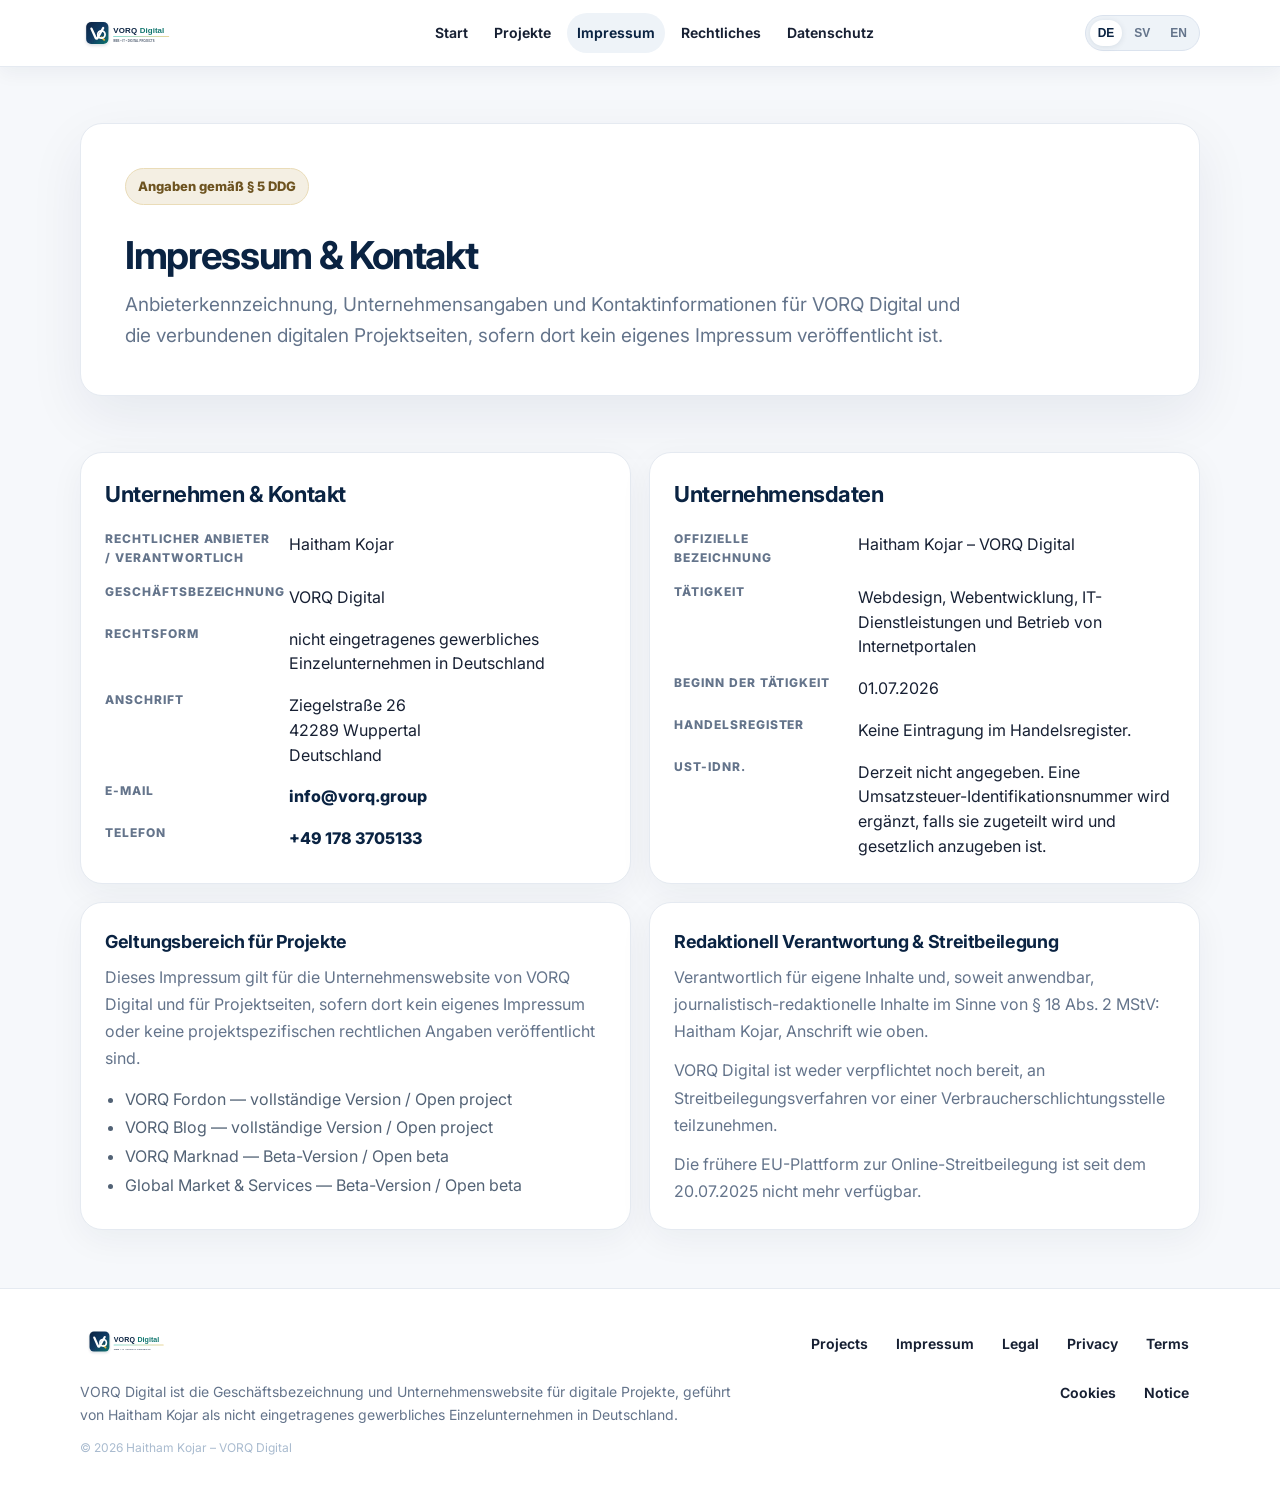
<file: impressum.html>
<!DOCTYPE html>
<html lang="de" data-lang="de">
<head>
  <meta charset="UTF-8">
  <meta name="viewport" content="width=device-width, initial-scale=1.0">
  <script>
    (function () {
      var lang = "de";
      try { lang = localStorage.getItem("vorqLang") || "de"; } catch (e) {}
      document.documentElement.setAttribute("data-lang", lang);
      document.documentElement.lang = lang;
      if (location.hostname.endsWith("github.io")) {
        var parts = location.pathname.split("/").filter(Boolean);
        var base = parts.length ? ("/" + parts[0] + "/") : "/";
        document.write('<base href="' + base + '">');
      }
    })();
  </script>
  <title>Impressum & Kontakt | VORQ Digital</title>
  <meta name="description" content="Impressum, Anbieterkennzeichnung und Kontaktinformationen von VORQ Digital, Inhaber: Haitham Kojar.">
  <meta name="robots" content="index, follow">
  <meta name="theme-color" content="#0A2342">
  <link rel="icon" href="favicon.svg" type="image/svg+xml">
  <link rel="preconnect" href="https://fonts.googleapis.com">
  <link rel="preconnect" href="https://fonts.gstatic.com" crossorigin>
  <link href="https://fonts.googleapis.com/css2?family=Inter:wght@400;500;600;700;800;900&display=swap" rel="stylesheet">
  <link rel="stylesheet" href="assets/styles.css">
  <style>
    :root{--vd-blue:#0A2342;--vd-ink:#172033;--vd-muted:#64748b;--vd-bg:#f6f8fb;--vd-card:#fff;--vd-line:#e5eaf1;--vd-gold:#B68B2E;--vd-radius:22px}
    body{margin:0;font-family:Inter,system-ui,-apple-system,Segoe UI,sans-serif;background:var(--vd-bg);color:var(--vd-ink)}
    .skip{position:absolute;left:-999px;top:auto;width:1px;height:1px;overflow:hidden}.skip:focus{left:20px;top:18px;width:auto;height:auto;background:#fff;padding:10px 14px;border-radius:10px;z-index:20}
    .container{width:min(1120px,calc(100% - 32px));margin-inline:auto}.site-header{position:sticky;top:0;z-index:10;background:rgba(255,255,255,.92);backdrop-filter:blur(14px);border-bottom:1px solid var(--vd-line)}
    .header-inner{min-height:66px;display:flex;align-items:center;justify-content:space-between;gap:18px}.brand{display:inline-flex;align-items:center;text-decoration:none;color:var(--vd-blue);font-weight:800;letter-spacing:-.02em}
    .brand-logo{height:42px;width:auto;display:block}.nav{display:flex;align-items:center;gap:6px;flex-wrap:wrap}.nav a,.footer-links a{color:var(--vd-ink);text-decoration:none;font-size:14px;font-weight:650;padding:9px 10px;border-radius:999px}.nav a:hover,.nav a.active{background:#eef3f8;color:var(--vd-blue)}
    .header-tools{display:flex;align-items:center;gap:10px}.lang-switch{display:flex;gap:4px;background:#eef3f8;padding:4px;border-radius:999px}.lang-btn{border:0;background:transparent;border-radius:999px;padding:6px 8px;cursor:pointer;font-weight:750;color:var(--vd-muted)}
    html[data-lang="de"] .lang-btn[data-lang="de"],html[data-lang="sv"] .lang-btn[data-lang="sv"],html[data-lang="en"] .lang-btn[data-lang="en"]{background:#fff;color:var(--vd-blue);box-shadow:0 1px 6px rgba(10,35,66,.10)}.menu-btn{display:none;border:1px solid var(--vd-line);background:#fff;border-radius:999px;padding:8px 12px;font-weight:700;color:var(--vd-blue)}
    .page-hero{padding:56px 0 34px}.page-card{background:var(--vd-card);border:1px solid var(--vd-line);border-radius:var(--vd-radius);box-shadow:0 20px 56px rgba(10,35,66,.07);padding:clamp(24px,4vw,44px)}.badge{display:inline-flex;align-items:center;gap:8px;background:#f4efe3;color:#6d5320;border:1px solid #eadcb8;border-radius:999px;padding:7px 12px;font-size:13px;font-weight:800;margin-bottom:18px}
    h1{font-size:clamp(32px,5vw,52px);line-height:1;margin:0 0 14px;color:var(--vd-blue);letter-spacing:-.04em}.lead{font-size:clamp(16px,2vw,19px);line-height:1.65;color:var(--vd-muted);max-width:840px;margin:0}.section{padding:22px 0 58px}.grid-2{display:grid;grid-template-columns:repeat(2,minmax(0,1fr));gap:18px}.company-box,.content-card{background:#fff;border:1px solid var(--vd-line);border-radius:var(--vd-radius);padding:24px;box-shadow:0 10px 34px rgba(10,35,66,.05)}
    h2{margin:0 0 16px;color:var(--vd-blue);font-size:22px;letter-spacing:-.02em}.company-box dl{margin:0;display:grid;gap:14px}.company-box dt{font-size:12px;text-transform:uppercase;letter-spacing:.08em;font-weight:800;color:var(--vd-muted)}.company-box dd{margin:3px 0 0;line-height:1.55;color:var(--vd-ink)}.company-box a,.content-card a{color:var(--vd-blue);font-weight:800}.content-card p{color:var(--vd-muted);line-height:1.7;margin:0 0 12px}.content-card p:last-child{margin-bottom:0}.status-list{margin:0;padding-left:18px;color:var(--vd-muted);line-height:1.8}
    .footer{border-top:1px solid var(--vd-line);background:#fff;padding:34px 0}.footer-grid{display:grid;grid-template-columns:1.4fr .9fr;gap:22px;align-items:start}.footer p{color:var(--vd-muted);line-height:1.65;margin:12px 0 0;font-size:14px}.footer .small{font-size:12px}.footer-links{display:flex;gap:6px;flex-wrap:wrap;justify-content:flex-end}.inline-lang,.lang{display:none}
    html[data-lang="de"] .lang-de,html[data-lang="sv"] .lang-sv,html[data-lang="en"] .lang-en{display:initial}html[data-lang="de"] div.lang-de,html[data-lang="sv"] div.lang-sv,html[data-lang="en"] div.lang-en{display:block}
    @media (max-width:860px){.header-inner{align-items:flex-start;padding:12px 0;flex-direction:column}.nav{display:none;width:100%;padding-top:8px;border-top:1px solid var(--vd-line)}.nav.open{display:flex}.header-tools{width:100%;justify-content:space-between}.menu-btn{display:inline-flex}.grid-2{grid-template-columns:1fr}.footer-grid{grid-template-columns:1fr}.footer-links{justify-content:flex-start}.brand-logo{height:38px}}
  </style>
</head>
<body>
<a href="#main" class="skip"><span class="inline-lang lang-de">Zum Inhalt springen</span><span class="inline-lang lang-sv">Hoppa till innehåll</span><span class="inline-lang lang-en">Skip to content</span></a>

<header class="site-header">
  <div class="container header-inner">
    <a class="brand" href="index.html" aria-label="VORQ Digital home">
      <img class="brand-logo" src="vorq-digital-logo.svg" alt="VORQ Digital">
    </a>
    <nav class="nav" aria-label="Primary navigation">
      <a href="index.html"><span class="inline-lang lang-de">Start</span><span class="inline-lang lang-sv">Start</span><span class="inline-lang lang-en">Home</span></a>
      <a href="projects.html"><span class="inline-lang lang-de">Projekte</span><span class="inline-lang lang-sv">Projekt</span><span class="inline-lang lang-en">Projects</span></a>
      <a class="active" href="impressum.html">Impressum</a>
      <a href="legal.html"><span class="inline-lang lang-de">Rechtliches</span><span class="inline-lang lang-sv">Juridik</span><span class="inline-lang lang-en">Legal</span></a>
      <a href="privacy.html"><span class="inline-lang lang-de">Datenschutz</span><span class="inline-lang lang-sv">Integritet</span><span class="inline-lang lang-en">Privacy</span></a>
    </nav>
    <div class="header-tools">
      <div class="lang-switch" aria-label="Language switcher">
        <button class="lang-btn" type="button" data-lang="de">DE</button>
        <button class="lang-btn" type="button" data-lang="sv">SV</button>
        <button class="lang-btn" type="button" data-lang="en">EN</button>
      </div>
      <button class="menu-btn" type="button" aria-expanded="false" aria-label="Open menu"><span class="inline-lang lang-de">Menü</span><span class="inline-lang lang-sv">Meny</span><span class="inline-lang lang-en">Menu</span></button>
    </div>
  </div>
</header>

<main id="main">
  <section class="page-hero">
    <div class="container">
      <div class="page-card">
        <div class="lang lang-de">
          <div class="badge">Angaben gemäß § 5 DDG</div>
          <h1>Impressum & Kontakt</h1>
          <p class="lead">Anbieterkennzeichnung, Unternehmensangaben und Kontaktinformationen für VORQ Digital und die verbundenen digitalen Projektseiten, sofern dort kein eigenes Impressum veröffentlicht ist.</p>
        </div>
        <div class="lang lang-sv">
          <div class="badge">Företagsinformation</div>
          <h1>Impressum & kontakt</h1>
          <p class="lead">Företagsuppgifter, juridisk leverantörsinformation och kontaktuppgifter för VORQ Digital och tillhörande digitala projektsidor, om ingen separat företagsinformation publiceras där.</p>
        </div>
        <div class="lang lang-en">
          <div class="badge">Legal notice</div>
          <h1>Impressum & contact</h1>
          <p class="lead">Provider identification, business information and contact details for VORQ Digital and related digital project pages, unless a separate legal notice is published there.</p>
        </div>
      </div>
    </div>
  </section>

  <section class="section">
    <div class="container grid-2">
      <article class="company-box">
        <div class="lang lang-de">
          <h2>Unternehmen & Kontakt</h2>
          <dl>
            <dt>Rechtlicher Anbieter / Verantwortlich</dt><dd>Haitham Kojar</dd>
            <dt>Geschäftsbezeichnung</dt><dd>VORQ Digital</dd>
            <dt>Rechtsform</dt><dd>nicht eingetragenes gewerbliches Einzelunternehmen in Deutschland</dd>
            <dt>Anschrift</dt><dd>Ziegelstraße 26<br>42289 Wuppertal<br>Deutschland</dd>
            <dt>E-Mail</dt><dd><a href="mailto:info@vorq.group">info@vorq.group</a></dd>
            <dt>Telefon</dt><dd><a href="tel:+491783705133">+49 178 3705133</a></dd>
          </dl>
        </div>
        <div class="lang lang-sv">
          <h2>Företag & kontakt</h2>
          <dl>
            <dt>Juridisk leverantör / ansvarig</dt><dd>Haitham Kojar</dd>
            <dt>Verksamhetsnamn</dt><dd>VORQ Digital</dd>
            <dt>Juridisk form</dt><dd>icke handelsregisterregistrerad enskild näringsverksamhet i Tyskland</dd>
            <dt>Adress</dt><dd>Ziegelstraße 26<br>42289 Wuppertal<br>Tyskland</dd>
            <dt>E-post</dt><dd><a href="mailto:info@vorq.group">info@vorq.group</a></dd>
            <dt>Telefon</dt><dd><a href="tel:+491783705133">+49 178 3705133</a></dd>
          </dl>
        </div>
        <div class="lang lang-en">
          <h2>Business & contact</h2>
          <dl>
            <dt>Legal provider / responsible person</dt><dd>Haitham Kojar</dd>
            <dt>Business name</dt><dd>VORQ Digital</dd>
            <dt>Legal form</dt><dd>non-registered commercial sole proprietorship in Germany</dd>
            <dt>Address</dt><dd>Ziegelstraße 26<br>42289 Wuppertal<br>Germany</dd>
            <dt>Email</dt><dd><a href="mailto:info@vorq.group">info@vorq.group</a></dd>
            <dt>Phone</dt><dd><a href="tel:+491783705133">+49 178 3705133</a></dd>
          </dl>
        </div>
      </article>

      <article class="company-box">
        <div class="lang lang-de">
          <h2>Unternehmensdaten</h2>
          <dl>
            <dt>Offizielle Bezeichnung</dt><dd>Haitham Kojar – VORQ Digital</dd>
            <dt>Tätigkeit</dt><dd>Webdesign, Webentwicklung, IT-Dienstleistungen und Betrieb von Internetportalen</dd>
            <dt>Beginn der Tätigkeit</dt><dd>01.07.2026</dd>
            <dt>Handelsregister</dt><dd>Keine Eintragung im Handelsregister.</dd>
            <dt>USt-IdNr.</dt><dd>Derzeit nicht angegeben. Eine Umsatzsteuer-Identifikationsnummer wird ergänzt, falls sie zugeteilt wird und gesetzlich anzugeben ist.</dd>
          </dl>
        </div>
        <div class="lang lang-sv">
          <h2>Företagsuppgifter</h2>
          <dl>
            <dt>Officiell benämning</dt><dd>Haitham Kojar – VORQ Digital</dd>
            <dt>Verksamhet</dt><dd>Webbdesign, webbutveckling, IT-tjänster och drift av internetportaler</dd>
            <dt>Start av verksamheten</dt><dd>2026-07-01</dd>
            <dt>Handelsregister</dt><dd>Ingen registrering i handelsregistret.</dd>
            <dt>VAT-ID</dt><dd>För närvarande inte angivet. Ett VAT-ID läggs till om det tilldelas och enligt lag måste anges.</dd>
          </dl>
        </div>
        <div class="lang lang-en">
          <h2>Business data</h2>
          <dl>
            <dt>Official designation</dt><dd>Haitham Kojar – VORQ Digital</dd>
            <dt>Activity</dt><dd>Web design, web development, IT services and operation of internet portals</dd>
            <dt>Start of activity</dt><dd>01 July 2026</dd>
            <dt>Commercial register</dt><dd>No entry in the German commercial register.</dd>
            <dt>VAT ID</dt><dd>Currently not stated. A VAT identification number will be added if assigned and legally required to be displayed.</dd>
          </dl>
        </div>
      </article>

      <article class="content-card">
        <div class="lang lang-de">
          <h2>Geltungsbereich für Projekte</h2>
          <p>Dieses Impressum gilt für die Unternehmenswebsite von VORQ Digital und für Projektseiten, sofern dort kein eigenes Impressum oder keine projektspezifischen rechtlichen Angaben veröffentlicht sind.</p>
          <ul class="status-list">
            <li>VORQ Fordon — vollständige Version / Open project</li>
            <li>VORQ Blog — vollständige Version / Open project</li>
            <li>VORQ Marknad — Beta-Version / Open beta</li>
            <li>Global Market &amp; Services — Beta-Version / Open beta</li>
          </ul>
        </div>
        <div class="lang lang-sv">
          <h2>Tillämpning på projekt</h2>
          <p>Detta Impressum gäller för VORQ Digitals företagswebbplats och projektsidor, om ingen separat företagsinformation eller projektspecifik juridisk information publiceras där.</p>
          <ul class="status-list">
            <li>VORQ Fordon — fullständig version / Open project</li>
            <li>VORQ Blog — fullständig version / Open project</li>
            <li>VORQ Marknad — betaversion / Open beta</li>
            <li>Global Market &amp; Services — betaversion / Open beta</li>
          </ul>
        </div>
        <div class="lang lang-en">
          <h2>Scope for projects</h2>
          <p>This Impressum applies to the VORQ Digital company website and project pages unless a separate Impressum or project-specific legal information is published there.</p>
          <ul class="status-list">
            <li>VORQ Fordon — full version / Open project</li>
            <li>VORQ Blog — full version / Open project</li>
            <li>VORQ Marknad — beta version / Open beta</li>
            <li>Global Market &amp; Services — beta version / Open beta</li>
          </ul>
        </div>
      </article>

      <article class="content-card">
        <div class="lang lang-de">
          <h2>Redaktionell Verantwortung & Streitbeilegung</h2>
          <p>Verantwortlich für eigene Inhalte und, soweit anwendbar, journalistisch-redaktionelle Inhalte im Sinne von § 18 Abs. 2 MStV: Haitham Kojar, Anschrift wie oben.</p>
          <p>VORQ Digital ist weder verpflichtet noch bereit, an Streitbeilegungsverfahren vor einer Verbraucherschlichtungsstelle teilzunehmen.</p>
          <p>Die frühere EU-Plattform zur Online-Streitbeilegung ist seit dem 20.07.2025 nicht mehr verfügbar.</p>
        </div>
        <div class="lang lang-sv">
          <h2>Redaktionellt ansvar & tvistlösning</h2>
          <p>Ansvarig för eget innehåll och, i förekommande fall, journalistiskt-redaktionellt innehåll enligt § 18 Abs. 2 MStV: Haitham Kojar, adress enligt ovan.</p>
          <p>VORQ Digital är varken skyldigt eller villigt att delta i tvistlösningsförfaranden inför en konsumenttvistnämnd.</p>
          <p>EU:s tidigare plattform för tvistlösning online är inte längre tillgänglig sedan 2025-07-20.</p>
        </div>
        <div class="lang lang-en">
          <h2>Editorial responsibility & dispute resolution</h2>
          <p>Responsible for own content and, where applicable, journalistic-editorial content within the meaning of § 18(2) MStV: Haitham Kojar, address as stated above.</p>
          <p>VORQ Digital is neither obliged nor willing to participate in dispute resolution proceedings before a consumer arbitration board.</p>
          <p>The former EU Online Dispute Resolution platform has not been available since 20 July 2025.</p>
        </div>
      </article>
    </div>
  </section>
</main>

<footer class="footer">
  <div class="container footer-grid">
    <div>
      <a class="brand" href="index.html" aria-label="VORQ Digital home"><img class="brand-logo" src="vorq-digital-logo.svg" alt="VORQ Digital"></a>
      <p>
        <span class="lang lang-de">VORQ Digital ist die Geschäftsbezeichnung und Unternehmenswebsite für digitale Projekte, geführt von Haitham Kojar als nicht eingetragenes gewerbliches Einzelunternehmen in Deutschland.</span>
        <span class="lang lang-sv">VORQ Digital är verksamhetsnamnet och företagswebbplatsen för digitala projekt, driven av Haitham Kojar som icke handelsregisterregistrerad enskild näringsverksamhet i Tyskland.</span>
        <span class="lang lang-en">VORQ Digital is the business name and company website for digital projects operated by Haitham Kojar as a non-registered commercial sole proprietorship in Germany.</span>
      </p>
      <p class="small">© 2026 Haitham Kojar – VORQ Digital</p>
    </div>
    <div class="footer-links">
      <a href="projects.html">Projects</a>
      <a href="impressum.html">Impressum</a>
      <a href="legal.html">Legal</a>
      <a href="privacy.html">Privacy</a>
      <a href="terms.html">Terms</a>
      <a href="cookie-policy.html">Cookies</a>
      <a href="notice-action.html">Notice</a>
    </div>
  </div>
</footer>

<script>
  (function(){
    var buttons=document.querySelectorAll(".lang-btn");
    buttons.forEach(function(button){
      button.addEventListener("click",function(){
        var lang=button.getAttribute("data-lang")||"de";
        try{localStorage.setItem("vorqLang",lang)}catch(e){}
        document.documentElement.setAttribute("data-lang",lang);
        document.documentElement.lang=lang;
      });
    });
    var menuButton=document.querySelector(".menu-btn");
    var nav=document.querySelector(".nav");
    if(menuButton&&nav){
      menuButton.addEventListener("click",function(){
        var open=nav.classList.toggle("open");
        menuButton.setAttribute("aria-expanded",open?"true":"false");
      });
    }
  })();
</script>
<script src="assets/script.js" defer></script>
</body>
</html>
</file>
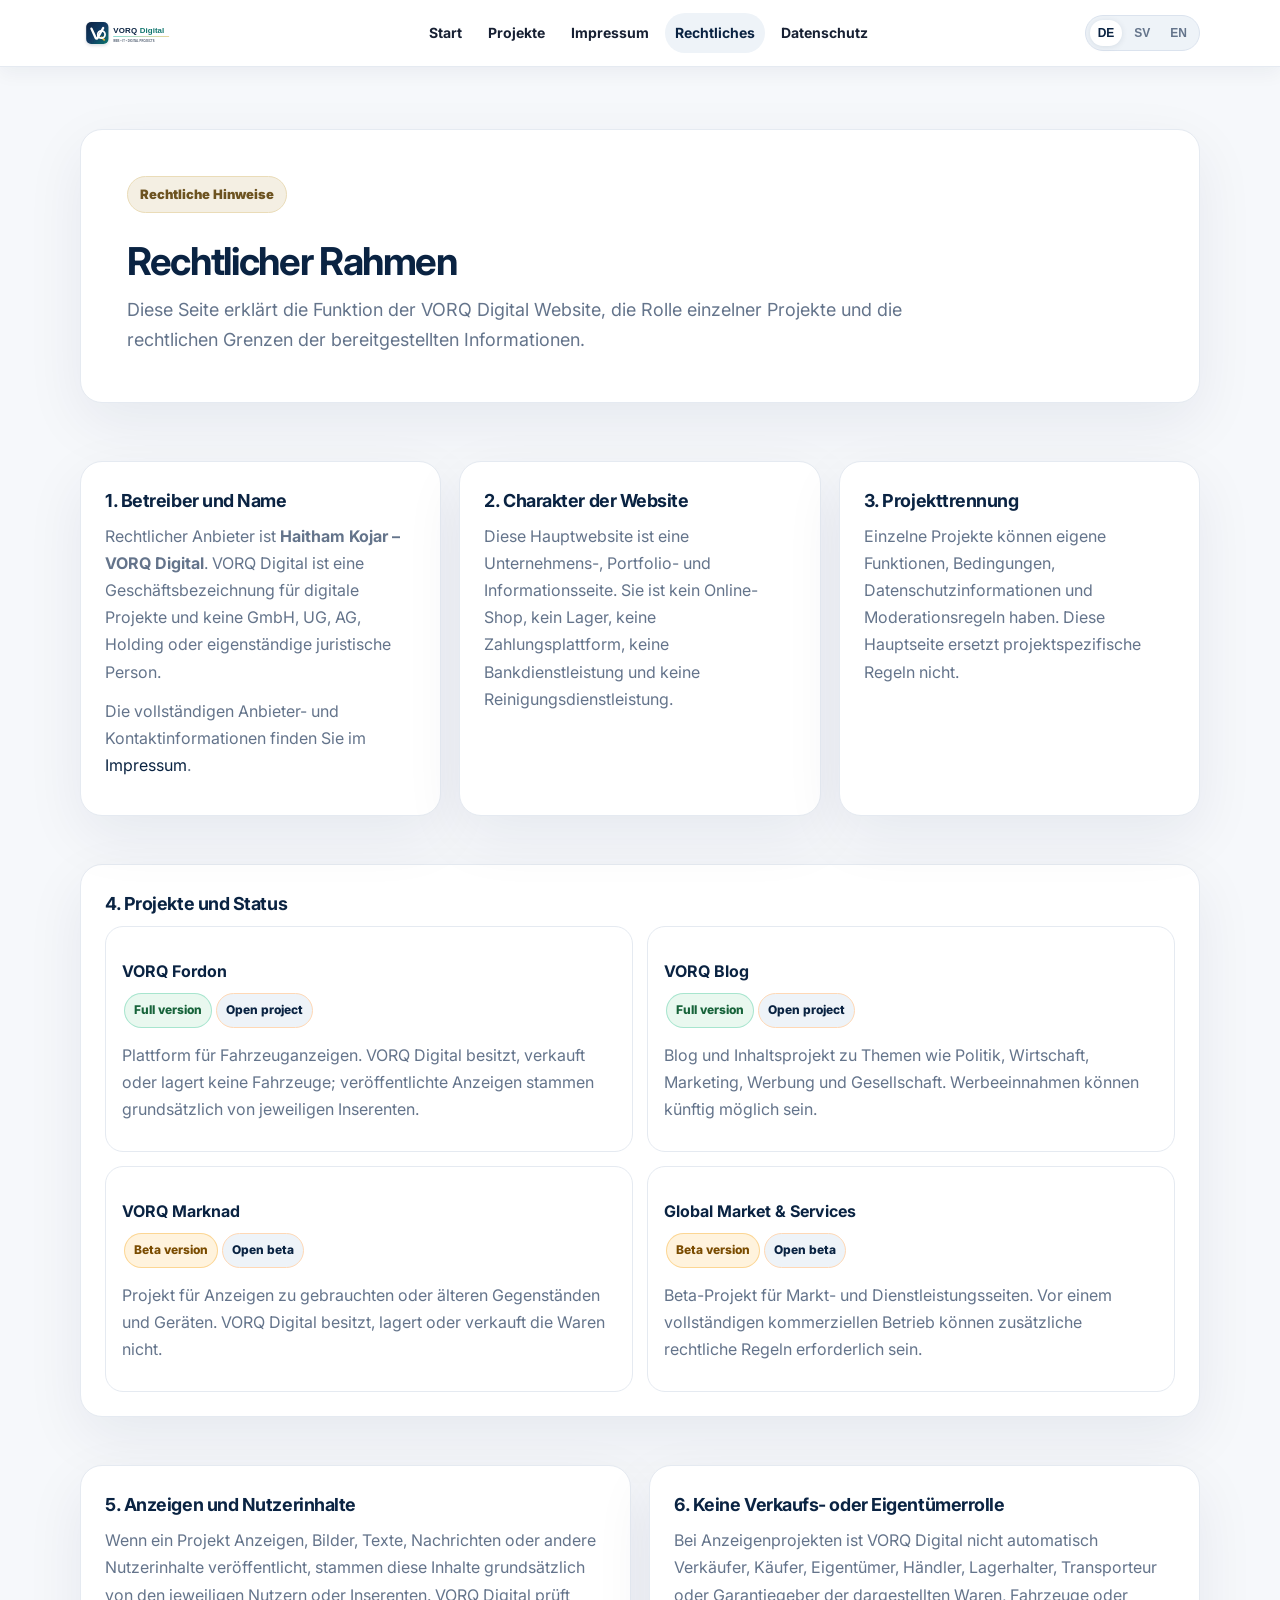
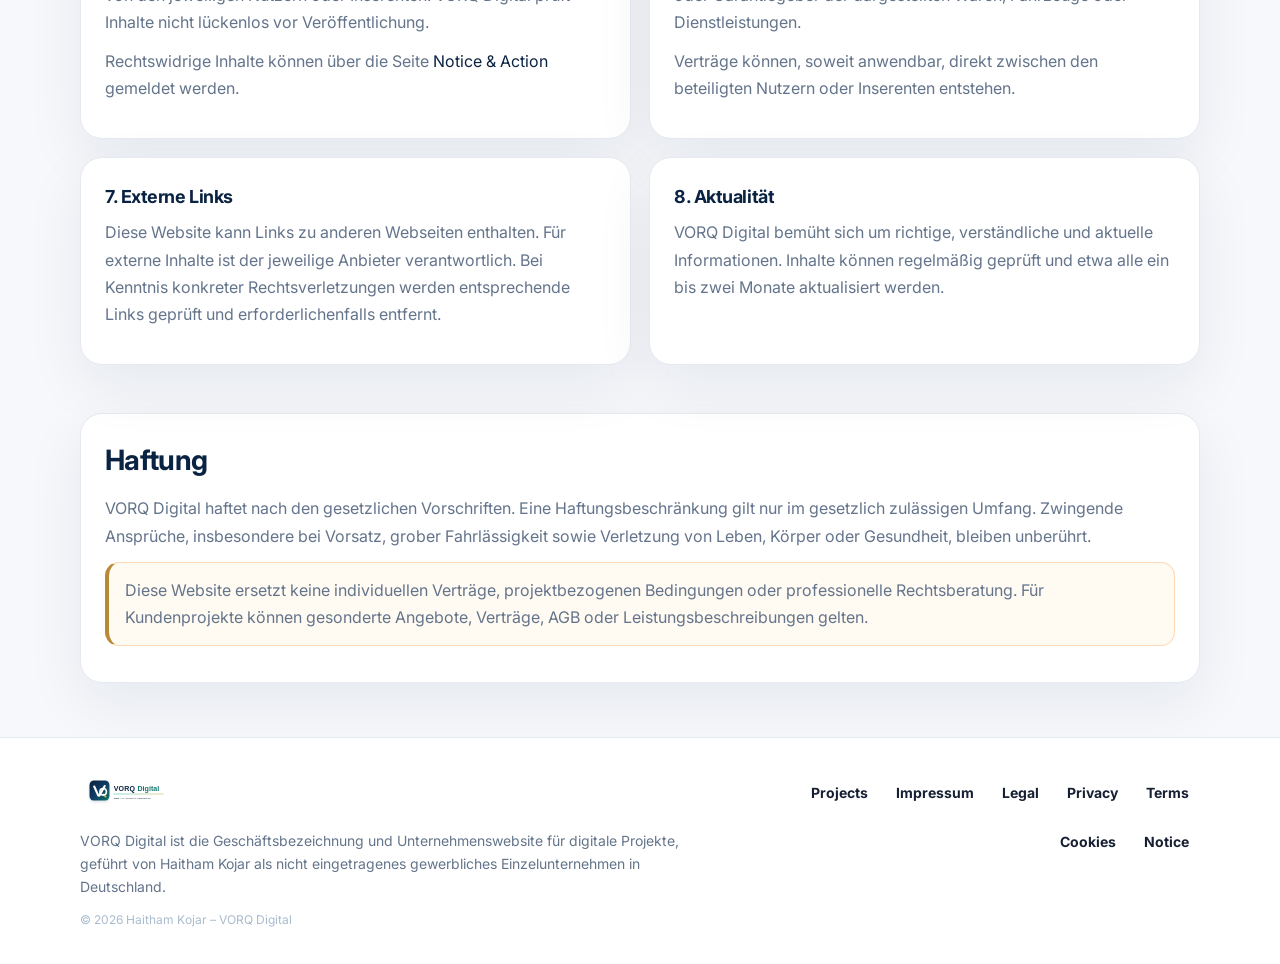
<file: legal.html>
<!DOCTYPE html>
<html lang="de" data-lang="de">
<head>
  <meta charset="UTF-8">
  <meta name="viewport" content="width=device-width, initial-scale=1.0">
  <script>
    (function(){
      var lang='de';
      try{ lang=localStorage.getItem('vorqLang') || 'de'; }catch(e){}
      document.documentElement.setAttribute('data-lang', lang);
      document.documentElement.lang = lang;
      if(location.hostname.endsWith('github.io')){
        var p = location.pathname.split('/').filter(Boolean);
        var b = p.length ? ('/' + p[0] + '/') : '/';
        document.write('<base href="' + b + '">');
      }
    })();
  </script>
  <title>Rechtliche Hinweise | VORQ Digital</title>
  <meta name="description" content="Rechtliche Hinweise, Verantwortlichkeit, Projekttrennung und Haftungsrahmen für VORQ Digital und zugehörige digitale Projektseiten.">
  <meta name="robots" content="index, follow">
  <meta name="theme-color" content="#0A2342">
  <link rel="icon" href="favicon.svg" type="image/svg+xml">
  <link rel="preconnect" href="https://fonts.googleapis.com">
  <link rel="preconnect" href="https://fonts.gstatic.com" crossorigin>
  <link href="https://fonts.googleapis.com/css2?family=Inter:wght@400;500;600;700;800;900&display=swap" rel="stylesheet">
  <link rel="stylesheet" href="assets/styles.css">
  <style>
    :root{--vd-blue:#0A2342;--vd-ink:#172033;--vd-muted:#64748b;--vd-bg:#f6f8fb;--vd-card:#fff;--vd-line:#e5eaf1;--vd-gold:#b98938;--vd-radius:22px;}
    body{margin:0;font-family:Inter,system-ui,-apple-system,Segoe UI,sans-serif;background:var(--vd-bg);color:var(--vd-ink)}
    .container{width:min(1120px,calc(100% - 32px));margin-inline:auto}.skip{position:absolute;left:-999px}.skip:focus{left:18px;top:18px;z-index:100;background:#fff;color:var(--vd-blue);padding:10px 14px;border-radius:12px;text-decoration:none}
    .site-header{position:sticky;top:0;z-index:20;background:rgba(255,255,255,.92);backdrop-filter:blur(14px);border-bottom:1px solid var(--vd-line)}.header-inner{min-height:66px;display:flex;align-items:center;justify-content:space-between;gap:18px}.brand{display:inline-flex;align-items:center;text-decoration:none;color:var(--vd-blue);font-weight:900;min-width:0}.brand-logo{height:38px;width:auto;display:block}.nav{display:flex;align-items:center;gap:6px;flex-wrap:wrap}.nav a,.footer-links a{color:var(--vd-ink);text-decoration:none;font-size:14px;font-weight:700;padding:9px 10px;border-radius:999px}.nav a:hover,.nav a.active,.footer-links a:hover{background:#eef3f8;color:var(--vd-blue)}.header-tools{display:flex;align-items:center;gap:10px}.lang-switch{display:flex;gap:4px;background:#eef3f8;padding:4px;border-radius:999px}.lang-btn{border:0;background:transparent;border-radius:999px;padding:6px 8px;cursor:pointer;font-weight:800;color:var(--vd-muted)}html[data-lang="de"] .lang-btn[data-lang="de"],html[data-lang="sv"] .lang-btn[data-lang="sv"],html[data-lang="en"] .lang-btn[data-lang="en"]{background:#fff;color:var(--vd-blue);box-shadow:0 1px 6px rgba(10,35,66,.10)}.menu-btn{display:none;border:1px solid var(--vd-line);background:#fff;border-radius:999px;padding:8px 12px;font-weight:800;color:var(--vd-blue)}
    .page-hero{padding:62px 0 34px}.page-card,.content-card,.company-box,.legal-note{background:var(--vd-card);border:1px solid var(--vd-line);border-radius:var(--vd-radius);box-shadow:0 20px 60px rgba(10,35,66,.07)}.page-card{padding:clamp(26px,4vw,46px)}.badge,.eyebrow{display:inline-flex;align-items:center;gap:8px;background:#f4efe3;color:#6d5320;border:1px solid #eadcb8;border-radius:999px;padding:7px 12px;font-size:13px;font-weight:900;margin-bottom:16px}h1{font-size:clamp(32px,5vw,52px);line-height:1.02;margin:0 0 14px;color:var(--vd-blue);letter-spacing:-.04em}h2{font-size:clamp(21px,2.4vw,28px);color:var(--vd-blue);margin:0 0 12px;letter-spacing:-.025em}h3{color:var(--vd-blue);margin:0 0 10px}.lead{font-size:clamp(16px,2vw,18px);line-height:1.7;color:var(--vd-muted);max-width:860px;margin:0}.section{padding:24px 0}.grid-2{display:grid;grid-template-columns:repeat(2,minmax(0,1fr));gap:18px}.grid-3{display:grid;grid-template-columns:repeat(3,minmax(0,1fr));gap:18px}.content-card,.company-box,.legal-note{padding:24px}.content-card p,.legal-note p,.company-box p{color:var(--vd-muted);line-height:1.7;margin:0 0 12px}.content-card ul{margin:10px 0 0;padding-left:20px;color:var(--vd-muted);line-height:1.7}.notice{border-left:4px solid var(--vd-gold);background:#fffbf2;padding:14px 16px;border-radius:14px;color:#57411f}.project-list{display:grid;grid-template-columns:repeat(2,minmax(0,1fr));gap:14px}.project-mini{border:1px solid var(--vd-line);border-radius:18px;padding:16px;background:#fff}.tag{display:inline-flex;font-size:12px;font-weight:800;border-radius:999px;padding:6px 9px;background:#eef3f8;color:var(--vd-blue);margin:2px}.status-live{background:#e9f8ef;color:#17633a}.status-beta{background:#fff3dd;color:#7a4c00}.footer{border-top:1px solid var(--vd-line);background:#fff;padding:34px 0;margin-top:30px}.footer-grid{display:grid;grid-template-columns:1.3fr .9fr;gap:22px;align-items:start}.footer p{color:var(--vd-muted);line-height:1.65;margin:12px 0 0;font-size:14px}.footer .small{font-size:12px}.footer-links{display:flex;gap:6px;flex-wrap:wrap;justify-content:flex-end}.inline-lang,.lang{display:none}html[data-lang="de"] .lang-de,html[data-lang="sv"] .lang-sv,html[data-lang="en"] .lang-en{display:initial}html[data-lang="de"] div.lang-de,html[data-lang="sv"] div.lang-sv,html[data-lang="en"] div.lang-en{display:block}a{color:var(--vd-blue)}
    @media (max-width:900px){.header-inner{align-items:flex-start;padding:12px 0;flex-direction:column}.nav{display:none;width:100%;padding-top:8px;border-top:1px solid var(--vd-line)}.nav.open{display:flex}.header-tools{width:100%;justify-content:space-between}.menu-btn{display:inline-flex}.grid-2,.grid-3,.project-list,.footer-grid{grid-template-columns:1fr}.footer-links{justify-content:flex-start}.brand-logo{height:34px}}
  </style>
</head>
<body>
<a href="#main" class="skip"><span class="inline-lang lang-de">Zum Inhalt springen</span><span class="inline-lang lang-sv">Hoppa till innehåll</span><span class="inline-lang lang-en">Skip to content</span></a>
<header class="site-header">
  <div class="container header-inner">
    <a class="brand" href="index.html" aria-label="VORQ Digital home"><img class="brand-logo" src="vorq-digital-logo.svg" alt="VORQ Digital"></a>
    <nav class="nav" aria-label="Primary navigation">
      <a href="index.html"><span class="inline-lang lang-de">Start</span><span class="inline-lang lang-sv">Start</span><span class="inline-lang lang-en">Home</span></a>
      <a href="projects.html"><span class="inline-lang lang-de">Projekte</span><span class="inline-lang lang-sv">Projekt</span><span class="inline-lang lang-en">Projects</span></a>
      <a href="impressum.html">Impressum</a>
      <a class="active" href="legal.html"><span class="inline-lang lang-de">Rechtliches</span><span class="inline-lang lang-sv">Juridik</span><span class="inline-lang lang-en">Legal</span></a>
      <a href="privacy.html"><span class="inline-lang lang-de">Datenschutz</span><span class="inline-lang lang-sv">Integritet</span><span class="inline-lang lang-en">Privacy</span></a>
    </nav>
    <div class="header-tools">
      <div class="lang-switch" aria-label="Language switcher"><button class="lang-btn" type="button" data-lang="de">DE</button><button class="lang-btn" type="button" data-lang="sv">SV</button><button class="lang-btn" type="button" data-lang="en">EN</button></div>
      <button class="menu-btn" type="button" aria-expanded="false" aria-label="Open menu"><span class="inline-lang lang-de">Menü</span><span class="inline-lang lang-sv">Meny</span><span class="inline-lang lang-en">Menu</span></button>
    </div>
  </div>
</header>
<main id="main">
  <section class="page-hero">
    <div class="container"><div class="page-card">
      <div class="lang lang-de"><div class="badge">Rechtliche Hinweise</div><h1>Rechtlicher Rahmen</h1><p class="lead">Diese Seite erklärt die Funktion der VORQ Digital Website, die Rolle einzelner Projekte und die rechtlichen Grenzen der bereitgestellten Informationen.</p></div>
      <div class="lang lang-sv"><div class="badge">Juridisk information</div><h1>Juridisk ram</h1><p class="lead">Denna sida förklarar funktionen för VORQ Digitals webbplats, rollen för enskilda projekt och de juridiska gränserna för informationen.</p></div>
      <div class="lang lang-en"><div class="badge">Legal information</div><h1>Legal framework</h1><p class="lead">This page explains the role of the VORQ Digital website, the role of individual projects and the legal boundaries of the information provided.</p></div>
    </div></div>
  </section>

  <section class="section"><div class="container grid-3">
    <article class="content-card"><div class="lang lang-de"><h2>1. Betreiber und Name</h2><p>Rechtlicher Anbieter ist <strong>Haitham Kojar – VORQ Digital</strong>. VORQ Digital ist eine Geschäftsbezeichnung für digitale Projekte und keine GmbH, UG, AG, Holding oder eigenständige juristische Person.</p><p>Die vollständigen Anbieter- und Kontaktinformationen finden Sie im <a href="impressum.html">Impressum</a>.</p></div><div class="lang lang-sv"><h2>1. Operatör och namn</h2><p>Juridisk leverantör är <strong>Haitham Kojar – VORQ Digital</strong>. VORQ Digital är ett verksamhetsnamn för digitala projekt och är inte ett GmbH, UG, AG, holdingbolag eller en separat juridisk person.</p><p>Fullständiga företags- och kontaktuppgifter finns i <a href="impressum.html">Impressum</a>.</p></div><div class="lang lang-en"><h2>1. Operator and name</h2><p>The legal provider is <strong>Haitham Kojar – VORQ Digital</strong>. VORQ Digital is a business name for digital projects and is not a GmbH, UG, AG, holding company or separate legal entity.</p><p>Full provider and contact information is available in the <a href="impressum.html">Impressum</a>.</p></div></article>
    <article class="content-card"><div class="lang lang-de"><h2>2. Charakter der Website</h2><p>Diese Hauptwebsite ist eine Unternehmens-, Portfolio- und Informationsseite. Sie ist kein Online-Shop, kein Lager, keine Zahlungsplattform, keine Bankdienstleistung und keine Reinigungsdienstleistung.</p></div><div class="lang lang-sv"><h2>2. Webbplatsens karaktär</h2><p>Denna huvudwebbplats är en företags-, portfölj- och informationssida. Den är inte en webbutik, ett lager, en betalningsplattform, en banktjänst eller en städtjänst.</p></div><div class="lang lang-en"><h2>2. Nature of the website</h2><p>This main website is a company, portfolio and information site. It is not an online shop, warehouse, payment platform, banking service or cleaning service.</p></div></article>
    <article class="content-card"><div class="lang lang-de"><h2>3. Projekttrennung</h2><p>Einzelne Projekte können eigene Funktionen, Bedingungen, Datenschutzinformationen und Moderationsregeln haben. Diese Hauptseite ersetzt projektspezifische Regeln nicht.</p></div><div class="lang lang-sv"><h2>3. Projektseparation</h2><p>Enskilda projekt kan ha egna funktioner, villkor, integritetsinformation och modereringsregler. Denna huvudsida ersätter inte projektspecifika regler.</p></div><div class="lang lang-en"><h2>3. Project separation</h2><p>Individual projects may have their own features, terms, privacy information and moderation rules. This main website does not replace project-specific rules.</p></div></article>
  </div></section>

  <section class="section"><div class="container"><div class="content-card">
    <div class="lang lang-de"><h2>4. Projekte und Status</h2><div class="project-list">
      <div class="project-mini"><h3>VORQ Fordon</h3><p><span class="tag status-live">Full version</span><span class="tag">Open project</span></p><p>Plattform für Fahrzeuganzeigen. VORQ Digital besitzt, verkauft oder lagert keine Fahrzeuge; veröffentlichte Anzeigen stammen grundsätzlich von jeweiligen Inserenten.</p></div>
      <div class="project-mini"><h3>VORQ Blog</h3><p><span class="tag status-live">Full version</span><span class="tag">Open project</span></p><p>Blog und Inhaltsprojekt zu Themen wie Politik, Wirtschaft, Marketing, Werbung und Gesellschaft. Werbeeinnahmen können künftig möglich sein.</p></div>
      <div class="project-mini"><h3>VORQ Marknad</h3><p><span class="tag status-beta">Beta version</span><span class="tag">Open beta</span></p><p>Projekt für Anzeigen zu gebrauchten oder älteren Gegenständen und Geräten. VORQ Digital besitzt, lagert oder verkauft die Waren nicht.</p></div>
      <div class="project-mini"><h3>Global Market &amp; Services</h3><p><span class="tag status-beta">Beta version</span><span class="tag">Open beta</span></p><p>Beta-Projekt für Markt- und Dienstleistungsseiten. Vor einem vollständigen kommerziellen Betrieb können zusätzliche rechtliche Regeln erforderlich sein.</p></div>
    </div></div>
    <div class="lang lang-sv"><h2>4. Projekt och status</h2><div class="project-list">
      <div class="project-mini"><h3>VORQ Fordon</h3><p><span class="tag status-live">Full version</span><span class="tag">Open project</span></p><p>Plattform för fordonsannonser. VORQ Digital äger, säljer eller lagrar inte fordon; publicerade annonser kommer i regel från respektive annonsör.</p></div>
      <div class="project-mini"><h3>VORQ Blog</h3><p><span class="tag status-live">Full version</span><span class="tag">Open project</span></p><p>Blogg och innehållsprojekt om politik, ekonomi, marknadsföring, reklam och samhälle. Annonsintäkter kan bli möjliga i framtiden.</p></div>
      <div class="project-mini"><h3>VORQ Marknad</h3><p><span class="tag status-beta">Beta version</span><span class="tag">Open beta</span></p><p>Projekt för annonser om begagnade eller äldre saker och enheter. VORQ Digital äger, lagrar eller säljer inte varorna.</p></div>
      <div class="project-mini"><h3>Global Market &amp; Services</h3><p><span class="tag status-beta">Beta version</span><span class="tag">Open beta</span></p><p>Betaprojekt för marknads- och tjänstesidor. Före full kommersiell drift kan ytterligare juridiska regler krävas.</p></div>
    </div></div>
    <div class="lang lang-en"><h2>4. Projects and status</h2><div class="project-list">
      <div class="project-mini"><h3>VORQ Fordon</h3><p><span class="tag status-live">Full version</span><span class="tag">Open project</span></p><p>Vehicle advertising platform. VORQ Digital does not own, sell or store vehicles; published listings are generally provided by the relevant advertisers.</p></div>
      <div class="project-mini"><h3>VORQ Blog</h3><p><span class="tag status-live">Full version</span><span class="tag">Open project</span></p><p>Blog and content project covering politics, economy, marketing, advertising and society. Advertising revenue may become possible in the future.</p></div>
      <div class="project-mini"><h3>VORQ Marknad</h3><p><span class="tag status-beta">Beta version</span><span class="tag">Open beta</span></p><p>Project for advertisements for used or older items and devices. VORQ Digital does not own, store or sell the goods.</p></div>
      <div class="project-mini"><h3>Global Market &amp; Services</h3><p><span class="tag status-beta">Beta version</span><span class="tag">Open beta</span></p><p>Beta project for market and services pages. Additional legal rules may be required before full commercial operation.</p></div>
    </div></div>
  </div></div></section>

  <section class="section"><div class="container grid-2">
    <article class="content-card"><div class="lang lang-de"><h2>5. Anzeigen und Nutzerinhalte</h2><p>Wenn ein Projekt Anzeigen, Bilder, Texte, Nachrichten oder andere Nutzerinhalte veröffentlicht, stammen diese Inhalte grundsätzlich von den jeweiligen Nutzern oder Inserenten. VORQ Digital prüft Inhalte nicht lückenlos vor Veröffentlichung.</p><p>Rechtswidrige Inhalte können über die Seite <a href="notice-action.html">Notice &amp; Action</a> gemeldet werden.</p></div><div class="lang lang-sv"><h2>5. Annonser och användarinnehåll</h2><p>Om ett projekt publicerar annonser, bilder, texter, meddelanden eller annat användarinnehåll kommer detta innehåll i regel från respektive användare eller annonsör. VORQ Digital granskar inte allt innehåll fullständigt före publicering.</p><p>Olagligt innehåll kan rapporteras via sidan <a href="notice-action.html">Notice &amp; Action</a>.</p></div><div class="lang lang-en"><h2>5. Listings and user content</h2><p>If a project publishes ads, images, text, messages or other user content, such content is generally provided by the relevant users or advertisers. VORQ Digital does not comprehensively pre-review all content before publication.</p><p>Illegal content can be reported through the <a href="notice-action.html">Notice &amp; Action</a> page.</p></div></article>
    <article class="content-card"><div class="lang lang-de"><h2>6. Keine Verkaufs- oder Eigentümerrolle</h2><p>Bei Anzeigenprojekten ist VORQ Digital nicht automatisch Verkäufer, Käufer, Eigentümer, Händler, Lagerhalter, Transporteur oder Garantiegeber der dargestellten Waren, Fahrzeuge oder Dienstleistungen.</p><p>Verträge können, soweit anwendbar, direkt zwischen den beteiligten Nutzern oder Inserenten entstehen.</p></div><div class="lang lang-sv"><h2>6. Ingen säljar- eller ägarroll</h2><p>I annonsprojekt är VORQ Digital inte automatiskt säljare, köpare, ägare, handlare, lagerhållare, transportör eller garantigivare för visade varor, fordon eller tjänster.</p><p>Avtal kan, där tillämpligt, uppstå direkt mellan berörda användare eller annonsörer.</p></div><div class="lang lang-en"><h2>6. No seller or ownership role</h2><p>In listing projects, VORQ Digital is not automatically the seller, buyer, owner, dealer, storage provider, carrier or warranty provider for the displayed goods, vehicles or services.</p><p>Contracts may, where applicable, arise directly between the involved users or advertisers.</p></div></article>
    <article class="content-card"><div class="lang lang-de"><h2>7. Externe Links</h2><p>Diese Website kann Links zu anderen Webseiten enthalten. Für externe Inhalte ist der jeweilige Anbieter verantwortlich. Bei Kenntnis konkreter Rechtsverletzungen werden entsprechende Links geprüft und erforderlichenfalls entfernt.</p></div><div class="lang lang-sv"><h2>7. Externa länkar</h2><p>Denna webbplats kan innehålla länkar till andra webbplatser. Respektive leverantör ansvarar för externt innehåll. Vid kännedom om konkreta rättsöverträdelser granskas berörda länkar och tas bort vid behov.</p></div><div class="lang lang-en"><h2>7. External links</h2><p>This website may contain links to other websites. The relevant provider is responsible for external content. If specific legal infringements become known, the relevant links will be reviewed and removed where required.</p></div></article>
    <article class="content-card"><div class="lang lang-de"><h2>8. Aktualität</h2><p>VORQ Digital bemüht sich um richtige, verständliche und aktuelle Informationen. Inhalte können regelmäßig geprüft und etwa alle ein bis zwei Monate aktualisiert werden.</p></div><div class="lang lang-sv"><h2>8. Aktualitet</h2><p>VORQ Digital strävar efter korrekt, begriplig och aktuell information. Innehåll kan granskas regelbundet och uppdateras ungefär varannan månad.</p></div><div class="lang lang-en"><h2>8. Accuracy and updates</h2><p>VORQ Digital seeks to provide accurate, understandable and current information. Content may be reviewed regularly and updated about every one to two months.</p></div></article>
  </div></section>

  <section class="section"><div class="container"><div class="legal-note">
    <div class="lang lang-de"><h2>Haftung</h2><p>VORQ Digital haftet nach den gesetzlichen Vorschriften. Eine Haftungsbeschränkung gilt nur im gesetzlich zulässigen Umfang. Zwingende Ansprüche, insbesondere bei Vorsatz, grober Fahrlässigkeit sowie Verletzung von Leben, Körper oder Gesundheit, bleiben unberührt.</p><p class="notice">Diese Website ersetzt keine individuellen Verträge, projektbezogenen Bedingungen oder professionelle Rechtsberatung. Für Kundenprojekte können gesonderte Angebote, Verträge, AGB oder Leistungsbeschreibungen gelten.</p></div>
    <div class="lang lang-sv"><h2>Ansvar</h2><p>VORQ Digital ansvarar enligt lag. Ansvarsbegränsning gäller endast i den utsträckning lagen tillåter. Tvingande anspråk, särskilt vid uppsåt, grov vårdslöshet eller skada på liv, kropp eller hälsa, påverkas inte.</p><p class="notice">Denna webbplats ersätter inte individuella avtal, projektspecifika villkor eller professionell juridisk rådgivning. Kundprojekt kan omfattas av separata offerter, avtal, allmänna villkor eller tjänstebeskrivningar.</p></div>
    <div class="lang lang-en"><h2>Liability</h2><p>VORQ Digital is liable in accordance with statutory law. Any limitation of liability applies only to the extent permitted by law. Mandatory claims, especially in cases of intent, gross negligence or injury to life, body or health, remain unaffected.</p><p class="notice">This website does not replace individual contracts, project-specific terms or professional legal advice. Customer projects may be subject to separate offers, contracts, general terms or service descriptions.</p></div>
  </div></div></section>
</main>
<footer class="footer">
  <div class="container footer-grid">
    <div>
      <a class="brand" href="index.html" aria-label="VORQ Digital home"><img class="brand-logo" src="vorq-digital-logo.svg" alt="VORQ Digital"></a>
      <p>
        <span class="lang lang-de">VORQ Digital ist die Geschäftsbezeichnung und Unternehmenswebsite für digitale Projekte, geführt von Haitham Kojar als nicht eingetragenes gewerbliches Einzelunternehmen in Deutschland.</span>
        <span class="lang lang-sv">VORQ Digital är verksamhetsnamnet och företagswebbplatsen för digitala projekt, driven av Haitham Kojar som icke handelsregisterregistrerad enskild näringsverksamhet i Tyskland.</span>
        <span class="lang lang-en">VORQ Digital is the business name and company website for digital projects operated by Haitham Kojar as a non-registered commercial sole proprietorship in Germany.</span>
      </p>
      <p class="small">© 2026 Haitham Kojar – VORQ Digital</p>
    </div>
    <div class="footer-links">
      <a href="projects.html">Projects</a><a href="impressum.html">Impressum</a><a href="legal.html">Legal</a><a href="privacy.html">Privacy</a><a href="terms.html">Terms</a><a href="cookie-policy.html">Cookies</a><a href="notice-action.html">Notice</a>
    </div>
  </div>
</footer>
<script>
  (function(){
    document.querySelectorAll('.lang-btn').forEach(function(button){button.addEventListener('click',function(){var lang=button.getAttribute('data-lang')||'de';try{localStorage.setItem('vorqLang',lang)}catch(e){}document.documentElement.setAttribute('data-lang',lang);document.documentElement.lang=lang;});});
    var menuButton=document.querySelector('.menu-btn');var nav=document.querySelector('.nav');if(menuButton&&nav){menuButton.addEventListener('click',function(){var open=nav.classList.toggle('open');menuButton.setAttribute('aria-expanded',open?'true':'false');});}
  })();
</script>
<script src="assets/script.js" defer></script>
</body>
</html>
</file>
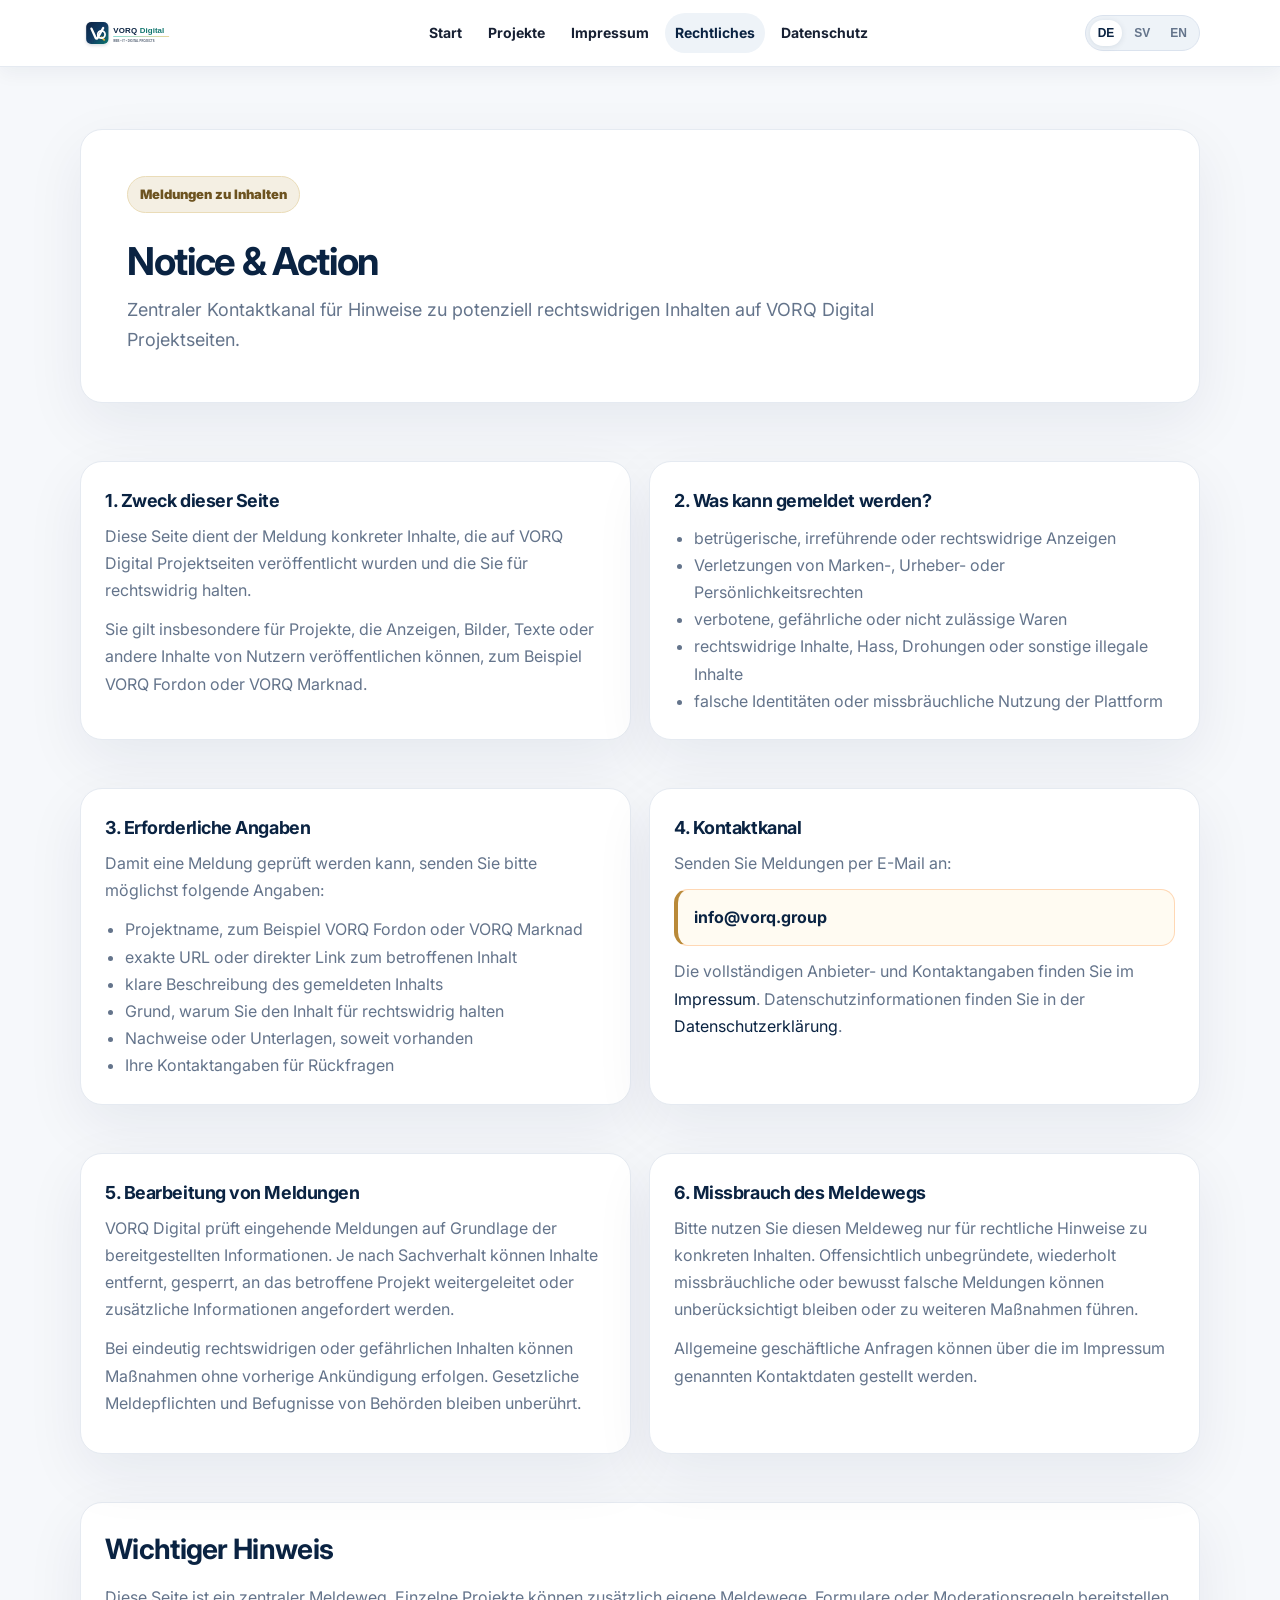
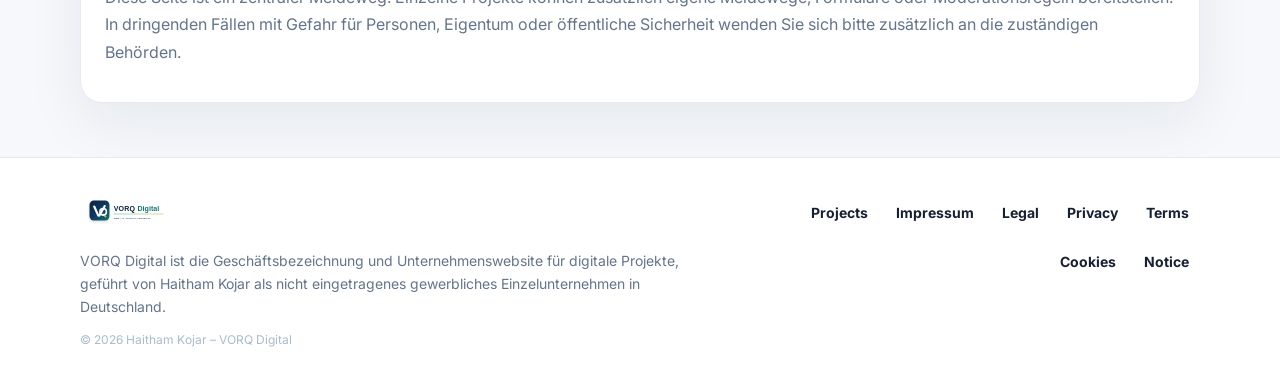
<file: notice-action.html>
<!DOCTYPE html>
<html lang="de" data-lang="de">
<head>
  <meta charset="UTF-8">
  <meta name="viewport" content="width=device-width, initial-scale=1.0">
  <script>
    (function(){
      var lang='de';
      try{ lang=localStorage.getItem('vorqLang') || 'de'; }catch(e){}
      document.documentElement.setAttribute('data-lang', lang);
      document.documentElement.lang = lang;
      if(location.hostname.endsWith('github.io')){
        var p = location.pathname.split('/').filter(Boolean);
        var b = p.length ? ('/' + p[0] + '/') : '/';
        document.write('<base href="' + b + '">');
      }
    })();
  </script>
  <title>Notice &amp; Action | VORQ Digital</title>
  <meta name="description" content="Zentraler Kontaktkanal für rechtliche Hinweise und Meldungen zu potenziell rechtswidrigen Inhalten auf VORQ Digital Projektseiten.">
  <meta name="robots" content="index, follow">
  <meta name="theme-color" content="#0A2342">
  <link rel="icon" href="favicon.svg" type="image/svg+xml">
  <link rel="preconnect" href="https://fonts.googleapis.com">
  <link rel="preconnect" href="https://fonts.gstatic.com" crossorigin>
  <link href="https://fonts.googleapis.com/css2?family=Inter:wght@400;500;600;700;800;900&display=swap" rel="stylesheet">
  <link rel="stylesheet" href="assets/styles.css">
  <style>
    :root{--vd-blue:#0A2342;--vd-ink:#172033;--vd-muted:#64748b;--vd-bg:#f6f8fb;--vd-card:#fff;--vd-line:#e5eaf1;--vd-gold:#b98938;--vd-radius:22px;}
    body{margin:0;font-family:Inter,system-ui,-apple-system,Segoe UI,sans-serif;background:var(--vd-bg);color:var(--vd-ink)}
    .container{width:min(1120px,calc(100% - 32px));margin-inline:auto}.skip{position:absolute;left:-999px}.skip:focus{left:18px;top:18px;z-index:100;background:#fff;color:var(--vd-blue);padding:10px 14px;border-radius:12px;text-decoration:none}
    .site-header{position:sticky;top:0;z-index:20;background:rgba(255,255,255,.92);backdrop-filter:blur(14px);border-bottom:1px solid var(--vd-line)}.header-inner{min-height:66px;display:flex;align-items:center;justify-content:space-between;gap:18px}.brand{display:inline-flex;align-items:center;text-decoration:none;color:var(--vd-blue);font-weight:900;min-width:0}.brand-logo{height:38px;width:auto;display:block}.nav{display:flex;align-items:center;gap:6px;flex-wrap:wrap}.nav a,.footer-links a{color:var(--vd-ink);text-decoration:none;font-size:14px;font-weight:700;padding:9px 10px;border-radius:999px}.nav a:hover,.nav a.active,.footer-links a:hover{background:#eef3f8;color:var(--vd-blue)}.header-tools{display:flex;align-items:center;gap:10px}.lang-switch{display:flex;gap:4px;background:#eef3f8;padding:4px;border-radius:999px}.lang-btn{border:0;background:transparent;border-radius:999px;padding:6px 8px;cursor:pointer;font-weight:800;color:var(--vd-muted)}html[data-lang="de"] .lang-btn[data-lang="de"],html[data-lang="sv"] .lang-btn[data-lang="sv"],html[data-lang="en"] .lang-btn[data-lang="en"]{background:#fff;color:var(--vd-blue);box-shadow:0 1px 6px rgba(10,35,66,.10)}.menu-btn{display:none;border:1px solid var(--vd-line);background:#fff;border-radius:999px;padding:8px 12px;font-weight:800;color:var(--vd-blue)}
    .page-hero{padding:62px 0 34px}.page-card,.content-card,.company-box,.legal-note{background:var(--vd-card);border:1px solid var(--vd-line);border-radius:var(--vd-radius);box-shadow:0 20px 60px rgba(10,35,66,.07)}.page-card{padding:clamp(26px,4vw,46px)}.badge,.eyebrow{display:inline-flex;align-items:center;gap:8px;background:#f4efe3;color:#6d5320;border:1px solid #eadcb8;border-radius:999px;padding:7px 12px;font-size:13px;font-weight:900;margin-bottom:16px}h1{font-size:clamp(32px,5vw,52px);line-height:1.02;margin:0 0 14px;color:var(--vd-blue);letter-spacing:-.04em}h2{font-size:clamp(21px,2.4vw,28px);color:var(--vd-blue);margin:0 0 12px;letter-spacing:-.025em}h3{color:var(--vd-blue);margin:0 0 10px}.lead{font-size:clamp(16px,2vw,18px);line-height:1.7;color:var(--vd-muted);max-width:860px;margin:0}.section{padding:24px 0}.grid-2{display:grid;grid-template-columns:repeat(2,minmax(0,1fr));gap:18px}.grid-3{display:grid;grid-template-columns:repeat(3,minmax(0,1fr));gap:18px}.content-card,.company-box,.legal-note{padding:24px}.content-card p,.legal-note p,.company-box p{color:var(--vd-muted);line-height:1.7;margin:0 0 12px}.content-card ul{margin:10px 0 0;padding-left:20px;color:var(--vd-muted);line-height:1.7}.notice{border-left:4px solid var(--vd-gold);background:#fffbf2;padding:14px 16px;border-radius:14px;color:#57411f}.project-list{display:grid;grid-template-columns:repeat(2,minmax(0,1fr));gap:14px}.project-mini{border:1px solid var(--vd-line);border-radius:18px;padding:16px;background:#fff}.tag{display:inline-flex;font-size:12px;font-weight:800;border-radius:999px;padding:6px 9px;background:#eef3f8;color:var(--vd-blue);margin:2px}.status-live{background:#e9f8ef;color:#17633a}.status-beta{background:#fff3dd;color:#7a4c00}.footer{border-top:1px solid var(--vd-line);background:#fff;padding:34px 0;margin-top:30px}.footer-grid{display:grid;grid-template-columns:1.3fr .9fr;gap:22px;align-items:start}.footer p{color:var(--vd-muted);line-height:1.65;margin:12px 0 0;font-size:14px}.footer .small{font-size:12px}.footer-links{display:flex;gap:6px;flex-wrap:wrap;justify-content:flex-end}.inline-lang,.lang{display:none}html[data-lang="de"] .lang-de,html[data-lang="sv"] .lang-sv,html[data-lang="en"] .lang-en{display:initial}html[data-lang="de"] div.lang-de,html[data-lang="sv"] div.lang-sv,html[data-lang="en"] div.lang-en{display:block}a{color:var(--vd-blue)}
    @media (max-width:900px){.header-inner{align-items:flex-start;padding:12px 0;flex-direction:column}.nav{display:none;width:100%;padding-top:8px;border-top:1px solid var(--vd-line)}.nav.open{display:flex}.header-tools{width:100%;justify-content:space-between}.menu-btn{display:inline-flex}.grid-2,.grid-3,.project-list,.footer-grid{grid-template-columns:1fr}.footer-links{justify-content:flex-start}.brand-logo{height:34px}}
  </style>
</head>
<body>
<a href="#main" class="skip"><span class="inline-lang lang-de">Zum Inhalt springen</span><span class="inline-lang lang-sv">Hoppa till innehåll</span><span class="inline-lang lang-en">Skip to content</span></a>
<header class="site-header">
  <div class="container header-inner">
    <a class="brand" href="index.html" aria-label="VORQ Digital home"><img class="brand-logo" src="vorq-digital-logo.svg" alt="VORQ Digital"></a>
    <nav class="nav" aria-label="Primary navigation">
      <a href="index.html"><span class="inline-lang lang-de">Start</span><span class="inline-lang lang-sv">Start</span><span class="inline-lang lang-en">Home</span></a>
      <a href="projects.html"><span class="inline-lang lang-de">Projekte</span><span class="inline-lang lang-sv">Projekt</span><span class="inline-lang lang-en">Projects</span></a>
      <a href="impressum.html">Impressum</a>
      <a class="active" href="legal.html"><span class="inline-lang lang-de">Rechtliches</span><span class="inline-lang lang-sv">Juridik</span><span class="inline-lang lang-en">Legal</span></a>
      <a href="privacy.html"><span class="inline-lang lang-de">Datenschutz</span><span class="inline-lang lang-sv">Integritet</span><span class="inline-lang lang-en">Privacy</span></a>
    </nav>
    <div class="header-tools">
      <div class="lang-switch" aria-label="Language switcher"><button class="lang-btn" type="button" data-lang="de">DE</button><button class="lang-btn" type="button" data-lang="sv">SV</button><button class="lang-btn" type="button" data-lang="en">EN</button></div>
      <button class="menu-btn" type="button" aria-expanded="false" aria-label="Open menu"><span class="inline-lang lang-de">Menü</span><span class="inline-lang lang-sv">Meny</span><span class="inline-lang lang-en">Menu</span></button>
    </div>
  </div>
</header>
<main id="main">
  <section class="page-hero"><div class="container"><div class="page-card">
    <div class="lang lang-de"><div class="badge">Meldungen zu Inhalten</div><h1>Notice &amp; Action</h1><p class="lead">Zentraler Kontaktkanal für Hinweise zu potenziell rechtswidrigen Inhalten auf VORQ Digital Projektseiten.</p></div>
    <div class="lang lang-sv"><div class="badge">Rapportering av innehåll</div><h1>Notice &amp; Action</h1><p class="lead">Central kontaktkanal för meddelanden om potentiellt olagligt innehåll på VORQ Digitals projektsidor.</p></div>
    <div class="lang lang-en"><div class="badge">Content notices</div><h1>Notice &amp; Action</h1><p class="lead">Central contact channel for notices about potentially illegal content on VORQ Digital project pages.</p></div>
  </div></div></section>

  <section class="section"><div class="container grid-2">
    <article class="content-card"><div class="lang lang-de"><h2>1. Zweck dieser Seite</h2><p>Diese Seite dient der Meldung konkreter Inhalte, die auf VORQ Digital Projektseiten veröffentlicht wurden und die Sie für rechtswidrig halten.</p><p>Sie gilt insbesondere für Projekte, die Anzeigen, Bilder, Texte oder andere Inhalte von Nutzern veröffentlichen können, zum Beispiel VORQ Fordon oder VORQ Marknad.</p></div><div class="lang lang-sv"><h2>1. Syfte med denna sida</h2><p>Denna sida används för att rapportera konkret innehåll som har publicerats på VORQ Digitals projektsidor och som du anser vara olagligt.</p><p>Den gäller särskilt projekt som kan publicera annonser, bilder, texter eller annat användarinnehåll, till exempel VORQ Fordon eller VORQ Marknad.</p></div><div class="lang lang-en"><h2>1. Purpose of this page</h2><p>This page is used to report specific content published on VORQ Digital project pages that you consider illegal.</p><p>It applies in particular to projects that may publish ads, images, text or other user content, for example VORQ Fordon or VORQ Marknad.</p></div></article>
    <article class="content-card"><div class="lang lang-de"><h2>2. Was kann gemeldet werden?</h2><ul><li>betrügerische, irreführende oder rechtswidrige Anzeigen</li><li>Verletzungen von Marken-, Urheber- oder Persönlichkeitsrechten</li><li>verbotene, gefährliche oder nicht zulässige Waren</li><li>rechtswidrige Inhalte, Hass, Drohungen oder sonstige illegale Inhalte</li><li>falsche Identitäten oder missbräuchliche Nutzung der Plattform</li></ul></div><div class="lang lang-sv"><h2>2. Vad kan rapporteras?</h2><ul><li>bedrägliga, vilseledande eller olagliga annonser</li><li>intrång i varumärken, upphovsrätt eller personliga rättigheter</li><li>förbjudna, farliga eller otillåtna varor</li><li>olagligt innehåll, hat, hot eller annat olagligt innehåll</li><li>falska identiteter eller missbruk av plattformen</li></ul></div><div class="lang lang-en"><h2>2. What can be reported?</h2><ul><li>fraudulent, misleading or illegal listings</li><li>trademark, copyright or personality-right infringements</li><li>prohibited, dangerous or non-permitted goods</li><li>illegal content, hate, threats or other unlawful content</li><li>false identities or misuse of the platform</li></ul></div></article>
  </div></section>

  <section class="section"><div class="container grid-2">
    <article class="content-card"><div class="lang lang-de"><h2>3. Erforderliche Angaben</h2><p>Damit eine Meldung geprüft werden kann, senden Sie bitte möglichst folgende Angaben:</p><ul><li>Projektname, zum Beispiel VORQ Fordon oder VORQ Marknad</li><li>exakte URL oder direkter Link zum betroffenen Inhalt</li><li>klare Beschreibung des gemeldeten Inhalts</li><li>Grund, warum Sie den Inhalt für rechtswidrig halten</li><li>Nachweise oder Unterlagen, soweit vorhanden</li><li>Ihre Kontaktangaben für Rückfragen</li></ul></div><div class="lang lang-sv"><h2>3. Nödvändig information</h2><p>För att en rapport ska kunna granskas bör du skicka följande uppgifter om möjligt:</p><ul><li>projektnamn, till exempel VORQ Fordon eller VORQ Marknad</li><li>exakt URL eller direktlänk till berört innehåll</li><li>tydlig beskrivning av det rapporterade innehållet</li><li>anledning till varför du anser att innehållet är olagligt</li><li>bevis eller dokumentation, om det finns</li><li>dina kontaktuppgifter för frågor</li></ul></div><div class="lang lang-en"><h2>3. Required information</h2><p>To enable review of a notice, please provide the following information where possible:</p><ul><li>project name, for example VORQ Fordon or VORQ Marknad</li><li>exact URL or direct link to the affected content</li><li>clear description of the reported content</li><li>reason why you consider the content illegal</li><li>evidence or documents, where available</li><li>your contact details for follow-up questions</li></ul></div></article>
    <article class="content-card"><div class="lang lang-de"><h2>4. Kontaktkanal</h2><p>Senden Sie Meldungen per E-Mail an:</p><p class="notice"><strong><a href="mailto:info@vorq.group?subject=Legal%20notice%20-%20VORQ%20Digital">info@vorq.group</a></strong></p><p>Die vollständigen Anbieter- und Kontaktangaben finden Sie im <a href="impressum.html">Impressum</a>. Datenschutzinformationen finden Sie in der <a href="privacy.html">Datenschutzerklärung</a>.</p></div><div class="lang lang-sv"><h2>4. Kontaktkanal</h2><p>Skicka rapporter via e-post till:</p><p class="notice"><strong><a href="mailto:info@vorq.group?subject=Legal%20notice%20-%20VORQ%20Digital">info@vorq.group</a></strong></p><p>Fullständiga företags- och kontaktuppgifter finns i <a href="impressum.html">Impressum</a>. Integritetsinformation finns i <a href="privacy.html">integritetspolicyn</a>.</p></div><div class="lang lang-en"><h2>4. Contact channel</h2><p>Send notices by email to:</p><p class="notice"><strong><a href="mailto:info@vorq.group?subject=Legal%20notice%20-%20VORQ%20Digital">info@vorq.group</a></strong></p><p>Full provider and contact details are available in the <a href="impressum.html">Impressum</a>. Privacy information is available in the <a href="privacy.html">privacy notice</a>.</p></div></article>
  </div></section>

  <section class="section"><div class="container grid-2">
    <article class="content-card"><div class="lang lang-de"><h2>5. Bearbeitung von Meldungen</h2><p>VORQ Digital prüft eingehende Meldungen auf Grundlage der bereitgestellten Informationen. Je nach Sachverhalt können Inhalte entfernt, gesperrt, an das betroffene Projekt weitergeleitet oder zusätzliche Informationen angefordert werden.</p><p>Bei eindeutig rechtswidrigen oder gefährlichen Inhalten können Maßnahmen ohne vorherige Ankündigung erfolgen. Gesetzliche Meldepflichten und Befugnisse von Behörden bleiben unberührt.</p></div><div class="lang lang-sv"><h2>5. Hantering av rapporter</h2><p>VORQ Digital granskar inkommande rapporter utifrån den information som lämnas. Beroende på ärendet kan innehåll tas bort, blockeras, vidarebefordras till berört projekt eller kompletterande information begäras.</p><p>Vid tydligt olagligt eller farligt innehåll kan åtgärder vidtas utan föregående meddelande. Lagstadgade rapporteringsskyldigheter och myndigheters befogenheter påverkas inte.</p></div><div class="lang lang-en"><h2>5. Processing of notices</h2><p>VORQ Digital reviews incoming notices based on the information provided. Depending on the matter, content may be removed, disabled, forwarded to the relevant project or additional information may be requested.</p><p>For clearly illegal or dangerous content, measures may be taken without prior notice. Statutory reporting obligations and the powers of authorities remain unaffected.</p></div></article>
    <article class="content-card"><div class="lang lang-de"><h2>6. Missbrauch des Meldewegs</h2><p>Bitte nutzen Sie diesen Meldeweg nur für rechtliche Hinweise zu konkreten Inhalten. Offensichtlich unbegründete, wiederholt missbräuchliche oder bewusst falsche Meldungen können unberücksichtigt bleiben oder zu weiteren Maßnahmen führen.</p><p>Allgemeine geschäftliche Anfragen können über die im Impressum genannten Kontaktdaten gestellt werden.</p></div><div class="lang lang-sv"><h2>6. Missbruk av rapporteringsvägen</h2><p>Använd denna rapporteringsväg endast för juridiska meddelanden om konkret innehåll. Uppenbart ogrundade, upprepat missbrukande eller avsiktligt falska rapporter kan lämnas utan åtgärd eller leda till ytterligare åtgärder.</p><p>Allmänna affärsförfrågningar kan skickas via kontaktuppgifterna i Impressum.</p></div><div class="lang lang-en"><h2>6. Misuse of the reporting channel</h2><p>Please use this reporting channel only for legal notices about specific content. Clearly unfounded, repeatedly abusive or intentionally false notices may be disregarded or lead to further measures.</p><p>General business enquiries can be made through the contact details stated in the Impressum.</p></div></article>
  </div></section>

  <section class="section"><div class="container"><div class="legal-note">
    <div class="lang lang-de"><h2>Wichtiger Hinweis</h2><p>Diese Seite ist ein zentraler Meldeweg. Einzelne Projekte können zusätzlich eigene Meldewege, Formulare oder Moderationsregeln bereitstellen. In dringenden Fällen mit Gefahr für Personen, Eigentum oder öffentliche Sicherheit wenden Sie sich bitte zusätzlich an die zuständigen Behörden.</p></div>
    <div class="lang lang-sv"><h2>Viktig information</h2><p>Denna sida är en central rapporteringsväg. Enskilda projekt kan dessutom ha egna rapporteringsvägar, formulär eller modereringsregler. I brådskande fall med fara för personer, egendom eller allmän säkerhet bör du även kontakta behöriga myndigheter.</p></div>
    <div class="lang lang-en"><h2>Important notice</h2><p>This page is a central reporting channel. Individual projects may additionally provide their own reporting channels, forms or moderation rules. In urgent cases involving danger to persons, property or public safety, please also contact the competent authorities.</p></div>
  </div></div></section>
</main>
<footer class="footer">
  <div class="container footer-grid">
    <div>
      <a class="brand" href="index.html" aria-label="VORQ Digital home"><img class="brand-logo" src="vorq-digital-logo.svg" alt="VORQ Digital"></a>
      <p>
        <span class="lang lang-de">VORQ Digital ist die Geschäftsbezeichnung und Unternehmenswebsite für digitale Projekte, geführt von Haitham Kojar als nicht eingetragenes gewerbliches Einzelunternehmen in Deutschland.</span>
        <span class="lang lang-sv">VORQ Digital är verksamhetsnamnet och företagswebbplatsen för digitala projekt, driven av Haitham Kojar som icke handelsregisterregistrerad enskild näringsverksamhet i Tyskland.</span>
        <span class="lang lang-en">VORQ Digital is the business name and company website for digital projects operated by Haitham Kojar as a non-registered commercial sole proprietorship in Germany.</span>
      </p>
      <p class="small">© 2026 Haitham Kojar – VORQ Digital</p>
    </div>
    <div class="footer-links">
      <a href="projects.html">Projects</a><a href="impressum.html">Impressum</a><a href="legal.html">Legal</a><a href="privacy.html">Privacy</a><a href="terms.html">Terms</a><a href="cookie-policy.html">Cookies</a><a href="notice-action.html">Notice</a>
    </div>
  </div>
</footer>
<script>
  (function(){
    document.querySelectorAll('.lang-btn').forEach(function(button){button.addEventListener('click',function(){var lang=button.getAttribute('data-lang')||'de';try{localStorage.setItem('vorqLang',lang)}catch(e){}document.documentElement.setAttribute('data-lang',lang);document.documentElement.lang=lang;});});
    var menuButton=document.querySelector('.menu-btn');var nav=document.querySelector('.nav');if(menuButton&&nav){menuButton.addEventListener('click',function(){var open=nav.classList.toggle('open');menuButton.setAttribute('aria-expanded',open?'true':'false');});}
  })();
</script>
<script src="assets/script.js" defer></script>
</body>
</html>
</file>
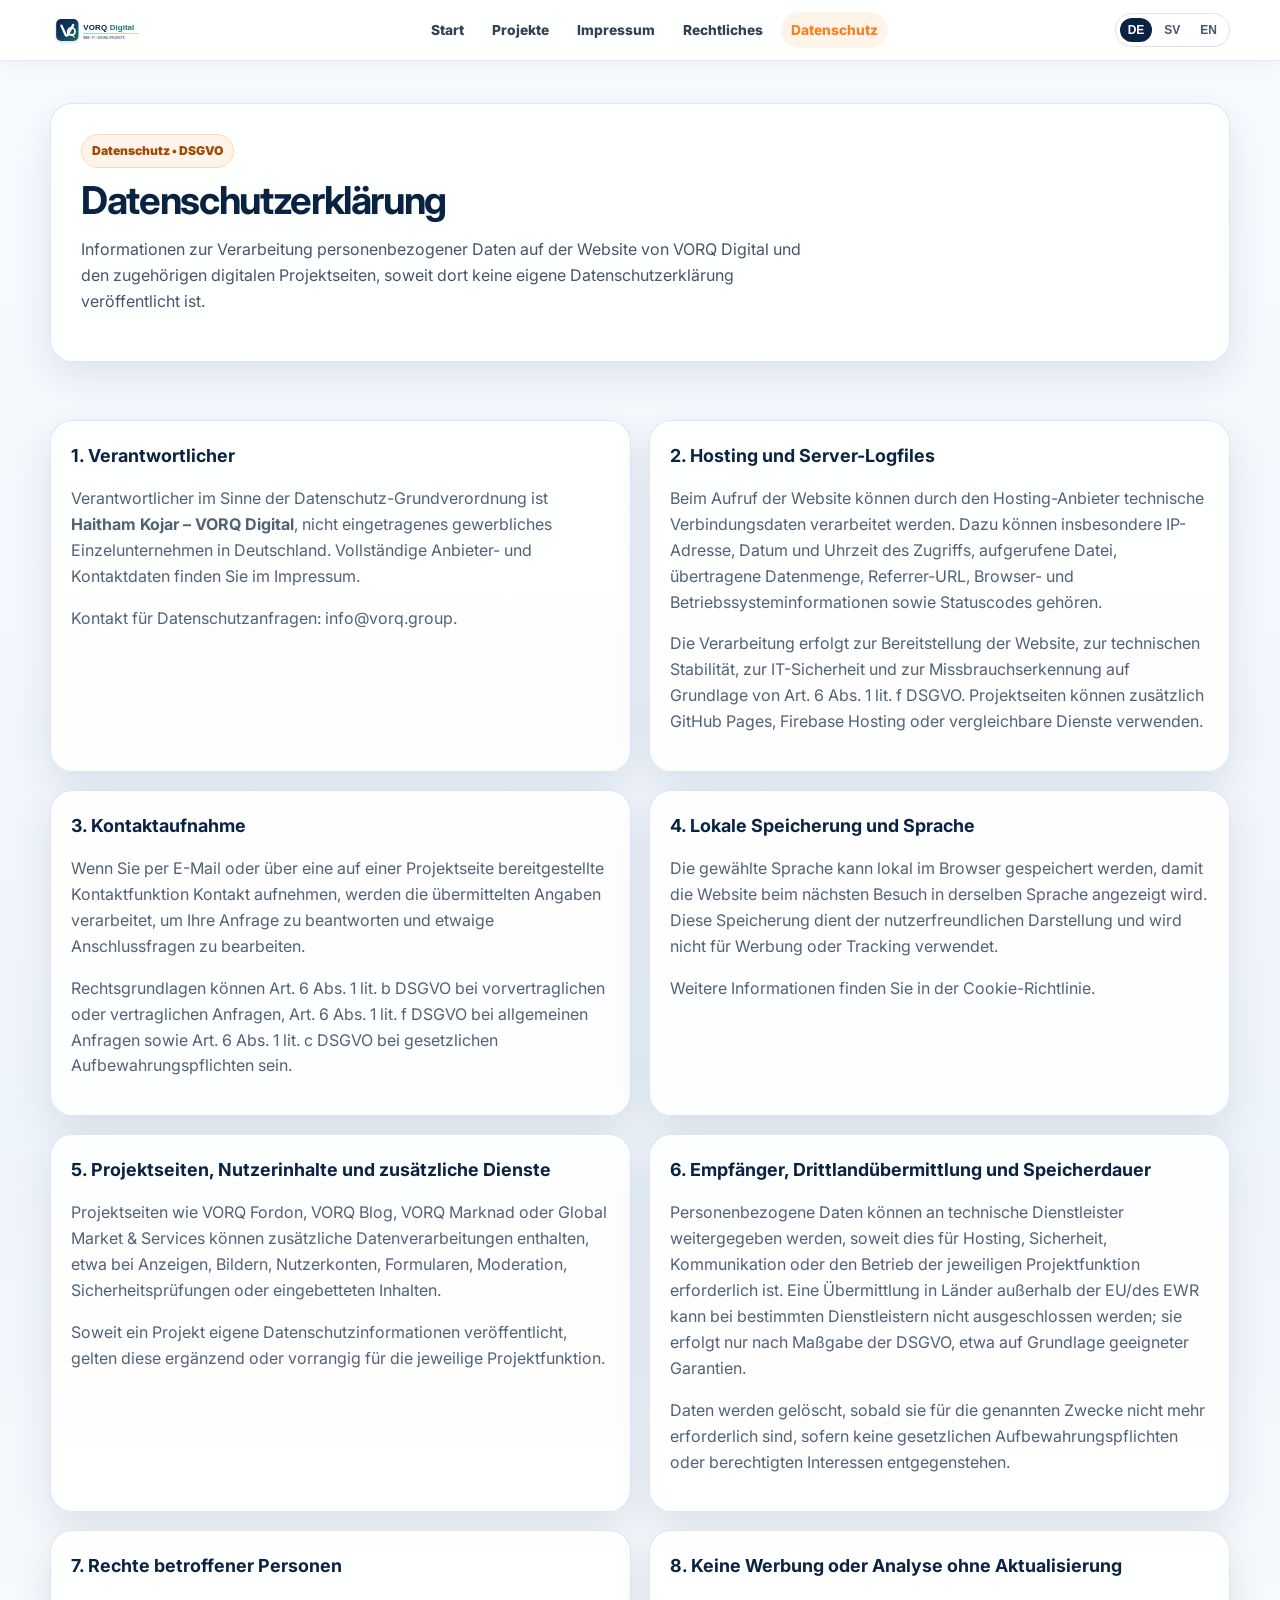
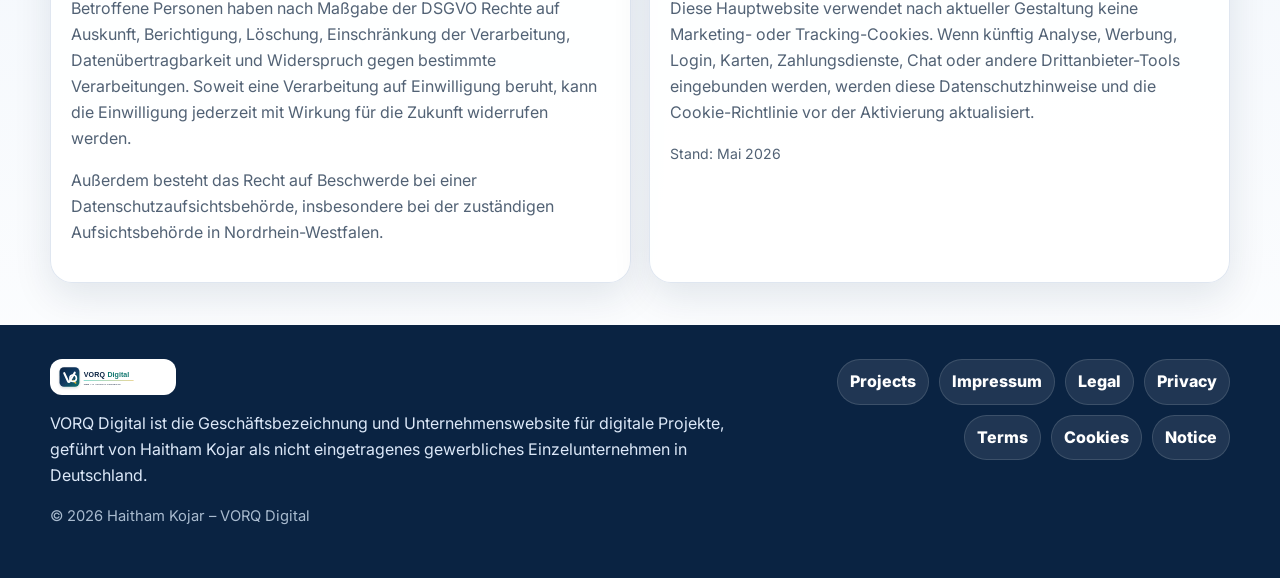
<file: privacy.html>
<!DOCTYPE html>
<html lang="de" data-lang="de">
<head>
  <meta charset="UTF-8">
  <meta name="viewport" content="width=device-width, initial-scale=1.0">
  <script>(function(){var lang='de';try{lang=localStorage.getItem('vorqLang')||'de';}catch(e){}document.documentElement.setAttribute('data-lang',lang);document.documentElement.lang=lang;if(location.hostname.endsWith('github.io')){var p=location.pathname.split('/').filter(Boolean);var b=p.length?('/'+p[0]+'/'):'/';document.write('<base href="'+b+'">');}})();</script>
  <title>Datenschutzerklärung | VORQ Digital</title>
  <meta name="description" content="Datenschutzhinweise nach DSGVO für VORQ Digital und die zugehörigen digitalen Projektseiten.">
  <meta name="robots" content="index, follow">
  <meta name="theme-color" content="#0A2342">
  <link rel="icon" href="favicon.svg" type="image/svg+xml">
  <link rel="preconnect" href="https://fonts.googleapis.com">
  <link rel="preconnect" href="https://fonts.gstatic.com" crossorigin>
  <link href="https://fonts.googleapis.com/css2?family=Inter:wght@400;600;700;800;900&display=swap" rel="stylesheet">
  <link rel="stylesheet" href="assets/styles.css">

  <style>
    .brand-logo{height:38px;width:auto;display:block}.brand{gap:10px}.legal-mini{font-size:.88rem;color:var(--muted,#64748b);line-height:1.65}.content-card h3{margin-top:1.15rem}.project-meta{margin:12px 0 14px}.project-actions{margin-top:18px}.legal-note a{font-weight:800}.sr-note{font-size:.92rem;color:var(--muted,#64748b)}
  </style>
</head>
<body>
<a href="#main" class="skip"><span class="inline-lang lang-de">Zum Inhalt springen</span><span class="inline-lang lang-sv">Hoppa till innehåll</span><span class="inline-lang lang-en">Skip to content</span></a>
<header class="site-header">
  <div class="container header-inner">
    <a class="brand" href="index.html" aria-label="VORQ Digital home">
      <img class="brand-logo" src="vorq-digital-logo.svg" alt="VORQ Digital">
    </a>
    <nav class="nav" aria-label="Primary navigation">
      <a href="index.html"><span class="inline-lang lang-de">Start</span><span class="inline-lang lang-sv">Start</span><span class="inline-lang lang-en">Home</span></a>
      <a href="projects.html"><span class="inline-lang lang-de">Projekte</span><span class="inline-lang lang-sv">Projekt</span><span class="inline-lang lang-en">Projects</span></a>
      <a href="impressum.html">Impressum</a>
      <a href="legal.html"><span class="inline-lang lang-de">Rechtliches</span><span class="inline-lang lang-sv">Juridik</span><span class="inline-lang lang-en">Legal</span></a>
      <a class="active" href="privacy.html"><span class="inline-lang lang-de">Datenschutz</span><span class="inline-lang lang-sv">Integritet</span><span class="inline-lang lang-en">Privacy</span></a>
    </nav>
    <div class="header-tools">
      <div class="lang-switch" aria-label="Language switcher"><button class="lang-btn" type="button" data-lang="de">DE</button><button class="lang-btn" type="button" data-lang="sv">SV</button><button class="lang-btn" type="button" data-lang="en">EN</button></div>
      <button class="menu-btn" type="button" aria-expanded="false" aria-label="Open menu"><span class="inline-lang lang-de">Menü</span><span class="inline-lang lang-sv">Meny</span><span class="inline-lang lang-en">Menu</span></button>
    </div>
  </div>
</header>
<main id="main">
  <section class="page-hero"><div class="container"><div class="card page-card">
    <div class="lang lang-de"><div class="badge">Datenschutz • DSGVO</div><h1>Datenschutzerklärung</h1><p class="lead">Informationen zur Verarbeitung personenbezogener Daten auf der Website von VORQ Digital und den zugehörigen digitalen Projektseiten, soweit dort keine eigene Datenschutzerklärung veröffentlicht ist.</p></div>
    <div class="lang lang-sv"><div class="badge">Integritet • GDPR</div><h1>Integritetspolicy</h1><p class="lead">Information om behandling av personuppgifter på VORQ Digitals webbplats och tillhörande digitala projektsidor, om ingen separat integritetspolicy publiceras där.</p></div>
    <div class="lang lang-en"><div class="badge">Privacy • GDPR</div><h1>Privacy notice</h1><p class="lead">Information on the processing of personal data on the VORQ Digital website and related digital project pages unless a separate privacy notice is published for a specific project.</p></div>
  </div></div></section>

  <section class="section"><div class="container grid-2">
    <article class="card content-card">
      <div class="lang lang-de"><h2>1. Verantwortlicher</h2><p>Verantwortlicher im Sinne der Datenschutz-Grundverordnung ist <strong>Haitham Kojar – VORQ Digital</strong>, nicht eingetragenes gewerbliches Einzelunternehmen in Deutschland. Vollständige Anbieter- und Kontaktdaten finden Sie im <a href="impressum.html">Impressum</a>.</p><p>Kontakt für Datenschutzanfragen: <a href="mailto:info@vorq.group">info@vorq.group</a>.</p></div>
      <div class="lang lang-sv"><h2>1. Personuppgiftsansvarig</h2><p>Personuppgiftsansvarig enligt GDPR är <strong>Haitham Kojar – VORQ Digital</strong>, en icke handelsregisterregistrerad enskild näringsverksamhet i Tyskland. Fullständiga företags- och kontaktuppgifter finns i <a href="impressum.html">Impressum</a>.</p><p>Kontakt för integritetsfrågor: <a href="mailto:info@vorq.group">info@vorq.group</a>.</p></div>
      <div class="lang lang-en"><h2>1. Controller</h2><p>The controller under the General Data Protection Regulation is <strong>Haitham Kojar – VORQ Digital</strong>, a non-registered commercial sole proprietorship in Germany. Full provider and contact details are available in the <a href="impressum.html">Impressum</a>.</p><p>Contact for privacy requests: <a href="mailto:info@vorq.group">info@vorq.group</a>.</p></div>
    </article>

    <article class="card content-card">
      <div class="lang lang-de"><h2>2. Hosting und Server-Logfiles</h2><p>Beim Aufruf der Website können durch den Hosting-Anbieter technische Verbindungsdaten verarbeitet werden. Dazu können insbesondere IP-Adresse, Datum und Uhrzeit des Zugriffs, aufgerufene Datei, übertragene Datenmenge, Referrer-URL, Browser- und Betriebssysteminformationen sowie Statuscodes gehören.</p><p>Die Verarbeitung erfolgt zur Bereitstellung der Website, zur technischen Stabilität, zur IT-Sicherheit und zur Missbrauchserkennung auf Grundlage von Art. 6 Abs. 1 lit. f DSGVO. Projektseiten können zusätzlich GitHub Pages, Firebase Hosting oder vergleichbare Dienste verwenden.</p></div>
      <div class="lang lang-sv"><h2>2. Hosting och serverloggar</h2><p>När webbplatsen besöks kan hostingleverantören behandla tekniska anslutningsuppgifter. Detta kan omfatta IP-adress, datum och tid för åtkomst, begärd fil, överförd datamängd, hänvisningsadress, webbläsar- och operativsysteminformation samt statuskoder.</p><p>Behandlingen sker för att tillhandahålla webbplatsen, teknisk stabilitet, IT-säkerhet och upptäckt av missbruk på grundval av artikel 6.1 f GDPR. Projektsidor kan dessutom använda GitHub Pages, Firebase Hosting eller jämförbara tjänster.</p></div>
      <div class="lang lang-en"><h2>2. Hosting and server log files</h2><p>When the website is accessed, technical connection data may be processed by the hosting provider. This may include IP address, date and time of access, requested file, amount of data transferred, referrer URL, browser and operating system information and status codes.</p><p>Processing is carried out to provide the website, maintain technical stability, ensure IT security and detect misuse on the basis of Article 6(1)(f) GDPR. Project pages may additionally use GitHub Pages, Firebase Hosting or comparable services.</p></div>
    </article>

    <article class="card content-card">
      <div class="lang lang-de"><h2>3. Kontaktaufnahme</h2><p>Wenn Sie per E-Mail oder über eine auf einer Projektseite bereitgestellte Kontaktfunktion Kontakt aufnehmen, werden die übermittelten Angaben verarbeitet, um Ihre Anfrage zu beantworten und etwaige Anschlussfragen zu bearbeiten.</p><p>Rechtsgrundlagen können Art. 6 Abs. 1 lit. b DSGVO bei vorvertraglichen oder vertraglichen Anfragen, Art. 6 Abs. 1 lit. f DSGVO bei allgemeinen Anfragen sowie Art. 6 Abs. 1 lit. c DSGVO bei gesetzlichen Aufbewahrungspflichten sein.</p></div>
      <div class="lang lang-sv"><h2>3. Kontakt</h2><p>Om du kontaktar oss via e-post eller via en kontaktfunktion på en projektsida behandlas de uppgifter du lämnar för att besvara din förfrågan och hantera eventuella följdfrågor.</p><p>Rättslig grund kan vara artikel 6.1 b GDPR vid föravtals- eller avtalsrelaterade frågor, artikel 6.1 f GDPR vid allmänna frågor och artikel 6.1 c GDPR vid lagstadgade lagringsskyldigheter.</p></div>
      <div class="lang lang-en"><h2>3. Contact requests</h2><p>If you contact us by email or through a contact function provided on a project page, the submitted information is processed to answer your request and handle any follow-up questions.</p><p>Legal bases may include Article 6(1)(b) GDPR for pre-contractual or contractual requests, Article 6(1)(f) GDPR for general requests and Article 6(1)(c) GDPR for statutory retention obligations.</p></div>
    </article>

    <article class="card content-card">
      <div class="lang lang-de"><h2>4. Lokale Speicherung und Sprache</h2><p>Die gewählte Sprache kann lokal im Browser gespeichert werden, damit die Website beim nächsten Besuch in derselben Sprache angezeigt wird. Diese Speicherung dient der nutzerfreundlichen Darstellung und wird nicht für Werbung oder Tracking verwendet.</p><p>Weitere Informationen finden Sie in der <a href="cookie-policy.html">Cookie-Richtlinie</a>.</p></div>
      <div class="lang lang-sv"><h2>4. Lokal lagring och språk</h2><p>Det valda språket kan sparas lokalt i webbläsaren så att webbplatsen visas på samma språk vid nästa besök. Denna lagring används för en användarvänlig visning och inte för reklam eller spårning.</p><p>Mer information finns i <a href="cookie-policy.html">cookiepolicyn</a>.</p></div>
      <div class="lang lang-en"><h2>4. Local storage and language</h2><p>The selected language may be stored locally in the browser so that the website can be displayed in the same language on the next visit. This storage is used for user-friendly display and not for advertising or tracking.</p><p>Further information is available in the <a href="cookie-policy.html">cookie policy</a>.</p></div>
    </article>

    <article class="card content-card">
      <div class="lang lang-de"><h2>5. Projektseiten, Nutzerinhalte und zusätzliche Dienste</h2><p>Projektseiten wie VORQ Fordon, VORQ Blog, VORQ Marknad oder Global Market &amp; Services können zusätzliche Datenverarbeitungen enthalten, etwa bei Anzeigen, Bildern, Nutzerkonten, Formularen, Moderation, Sicherheitsprüfungen oder eingebetteten Inhalten.</p><p>Soweit ein Projekt eigene Datenschutzinformationen veröffentlicht, gelten diese ergänzend oder vorrangig für die jeweilige Projektfunktion.</p></div>
      <div class="lang lang-sv"><h2>5. Projektsidor, användarinnehåll och ytterligare tjänster</h2><p>Projektsidor som VORQ Fordon, VORQ Blog, VORQ Marknad eller Global Market &amp; Services kan innehålla ytterligare behandling, till exempel för annonser, bilder, användarkonton, formulär, moderering, säkerhetskontroller eller inbäddat innehåll.</p><p>Om ett projekt publicerar separat integritetsinformation gäller den som kompletterande eller prioriterad information för den aktuella projektfunktionen.</p></div>
      <div class="lang lang-en"><h2>5. Project pages, user content and additional services</h2><p>Project pages such as VORQ Fordon, VORQ Blog, VORQ Marknad or Global Market &amp; Services may involve additional processing, for example for listings, images, user accounts, forms, moderation, security checks or embedded content.</p><p>If a project publishes separate privacy information, that information applies additionally or takes precedence for the relevant project function.</p></div>
    </article>

    <article class="card content-card">
      <div class="lang lang-de"><h2>6. Empfänger, Drittlandübermittlung und Speicherdauer</h2><p>Personenbezogene Daten können an technische Dienstleister weitergegeben werden, soweit dies für Hosting, Sicherheit, Kommunikation oder den Betrieb der jeweiligen Projektfunktion erforderlich ist. Eine Übermittlung in Länder außerhalb der EU/des EWR kann bei bestimmten Dienstleistern nicht ausgeschlossen werden; sie erfolgt nur nach Maßgabe der DSGVO, etwa auf Grundlage geeigneter Garantien.</p><p>Daten werden gelöscht, sobald sie für die genannten Zwecke nicht mehr erforderlich sind, sofern keine gesetzlichen Aufbewahrungspflichten oder berechtigten Interessen entgegenstehen.</p></div>
      <div class="lang lang-sv"><h2>6. Mottagare, tredjelandsöverföring och lagringstid</h2><p>Personuppgifter kan lämnas till tekniska tjänsteleverantörer i den mån det krävs för hosting, säkerhet, kommunikation eller drift av den aktuella projektfunktionen. Överföring till länder utanför EU/EES kan inte uteslutas för vissa leverantörer; sådan överföring sker endast enligt GDPR, till exempel med lämpliga skyddsåtgärder.</p><p>Uppgifter raderas när de inte längre behövs för de angivna ändamålen, om inga lagstadgade lagringsskyldigheter eller berättigade intressen talar emot detta.</p></div>
      <div class="lang lang-en"><h2>6. Recipients, third-country transfers and retention</h2><p>Personal data may be disclosed to technical service providers where this is necessary for hosting, security, communication or operation of the relevant project function. Transfers to countries outside the EU/EEA cannot be excluded for certain providers; such transfers take place only in accordance with the GDPR, for example on the basis of appropriate safeguards.</p><p>Data is deleted when it is no longer required for the stated purposes unless statutory retention obligations or legitimate interests require further storage.</p></div>
    </article>

    <article class="card content-card">
      <div class="lang lang-de"><h2>7. Rechte betroffener Personen</h2><p>Betroffene Personen haben nach Maßgabe der DSGVO Rechte auf Auskunft, Berichtigung, Löschung, Einschränkung der Verarbeitung, Datenübertragbarkeit und Widerspruch gegen bestimmte Verarbeitungen. Soweit eine Verarbeitung auf Einwilligung beruht, kann die Einwilligung jederzeit mit Wirkung für die Zukunft widerrufen werden.</p><p>Außerdem besteht das Recht auf Beschwerde bei einer Datenschutzaufsichtsbehörde, insbesondere bei der zuständigen Aufsichtsbehörde in Nordrhein-Westfalen.</p></div>
      <div class="lang lang-sv"><h2>7. Registrerades rättigheter</h2><p>Registrerade har enligt GDPR rätt till tillgång, rättelse, radering, begränsning av behandling, dataportabilitet och invändning mot viss behandling. Om behandling grundas på samtycke kan samtycket när som helst återkallas med verkan för framtiden.</p><p>Det finns även rätt att lämna klagomål till en dataskyddsmyndighet, särskilt den behöriga tillsynsmyndigheten i Nordrhein-Westfalen.</p></div>
      <div class="lang lang-en"><h2>7. Data subject rights</h2><p>Under the GDPR, data subjects have rights of access, rectification, erasure, restriction of processing, data portability and objection to certain processing. Where processing is based on consent, consent may be withdrawn at any time with effect for the future.</p><p>There is also a right to lodge a complaint with a data protection supervisory authority, in particular the competent supervisory authority in North Rhine-Westphalia.</p></div>
    </article>

    <article class="card content-card">
      <div class="lang lang-de"><h2>8. Keine Werbung oder Analyse ohne Aktualisierung</h2><p>Diese Hauptwebsite verwendet nach aktueller Gestaltung keine Marketing- oder Tracking-Cookies. Wenn künftig Analyse, Werbung, Login, Karten, Zahlungsdienste, Chat oder andere Drittanbieter-Tools eingebunden werden, werden diese Datenschutzhinweise und die Cookie-Richtlinie vor der Aktivierung aktualisiert.</p><p class="legal-mini">Stand: Mai 2026</p></div>
      <div class="lang lang-sv"><h2>8. Ingen reklam eller analys utan uppdatering</h2><p>Denna huvudwebbplats använder i sin nuvarande utformning inga marknadsförings- eller spårningscookies. Om analys, reklam, inloggning, kartor, betalningstjänster, chatt eller andra tredjepartsverktyg läggs till i framtiden uppdateras denna integritetspolicy och cookiepolicyn innan aktivering.</p><p class="legal-mini">Senast uppdaterad: maj 2026</p></div>
      <div class="lang lang-en"><h2>8. No advertising or analytics without update</h2><p>In its current configuration, this main website does not use marketing or tracking cookies. If analytics, advertising, login, maps, payment services, chat or other third-party tools are added in the future, this privacy notice and the cookie policy will be updated before activation.</p><p class="legal-mini">Last updated: May 2026</p></div>
    </article>
  </div></section>
</main>
<footer class="footer">
  <div class="container footer-grid">
    <div>
      <a class="brand" href="index.html" aria-label="VORQ Digital home"><img class="brand-logo" src="vorq-digital-logo.svg" alt="VORQ Digital"></a>
      <p><span class="lang lang-de">VORQ Digital ist die Geschäftsbezeichnung und Unternehmenswebsite für digitale Projekte, geführt von Haitham Kojar als nicht eingetragenes gewerbliches Einzelunternehmen in Deutschland.</span><span class="lang lang-sv">VORQ Digital är verksamhetsnamnet och företagswebbplatsen för digitala projekt, driven av Haitham Kojar som icke handelsregisterregistrerad enskild näringsverksamhet i Tyskland.</span><span class="lang lang-en">VORQ Digital is the business name and company website for digital projects operated by Haitham Kojar as a non-registered commercial sole proprietorship in Germany.</span></p>
      <p class="small">© 2026 Haitham Kojar – VORQ Digital</p>
    </div>
    <div class="footer-links"><a href="projects.html">Projects</a><a href="impressum.html">Impressum</a><a href="legal.html">Legal</a><a href="privacy.html">Privacy</a><a href="terms.html">Terms</a><a href="cookie-policy.html">Cookies</a><a href="notice-action.html">Notice</a></div>
  </div>
</footer>
<script src="assets/script.js" defer></script>
</body>
</html>
</file>
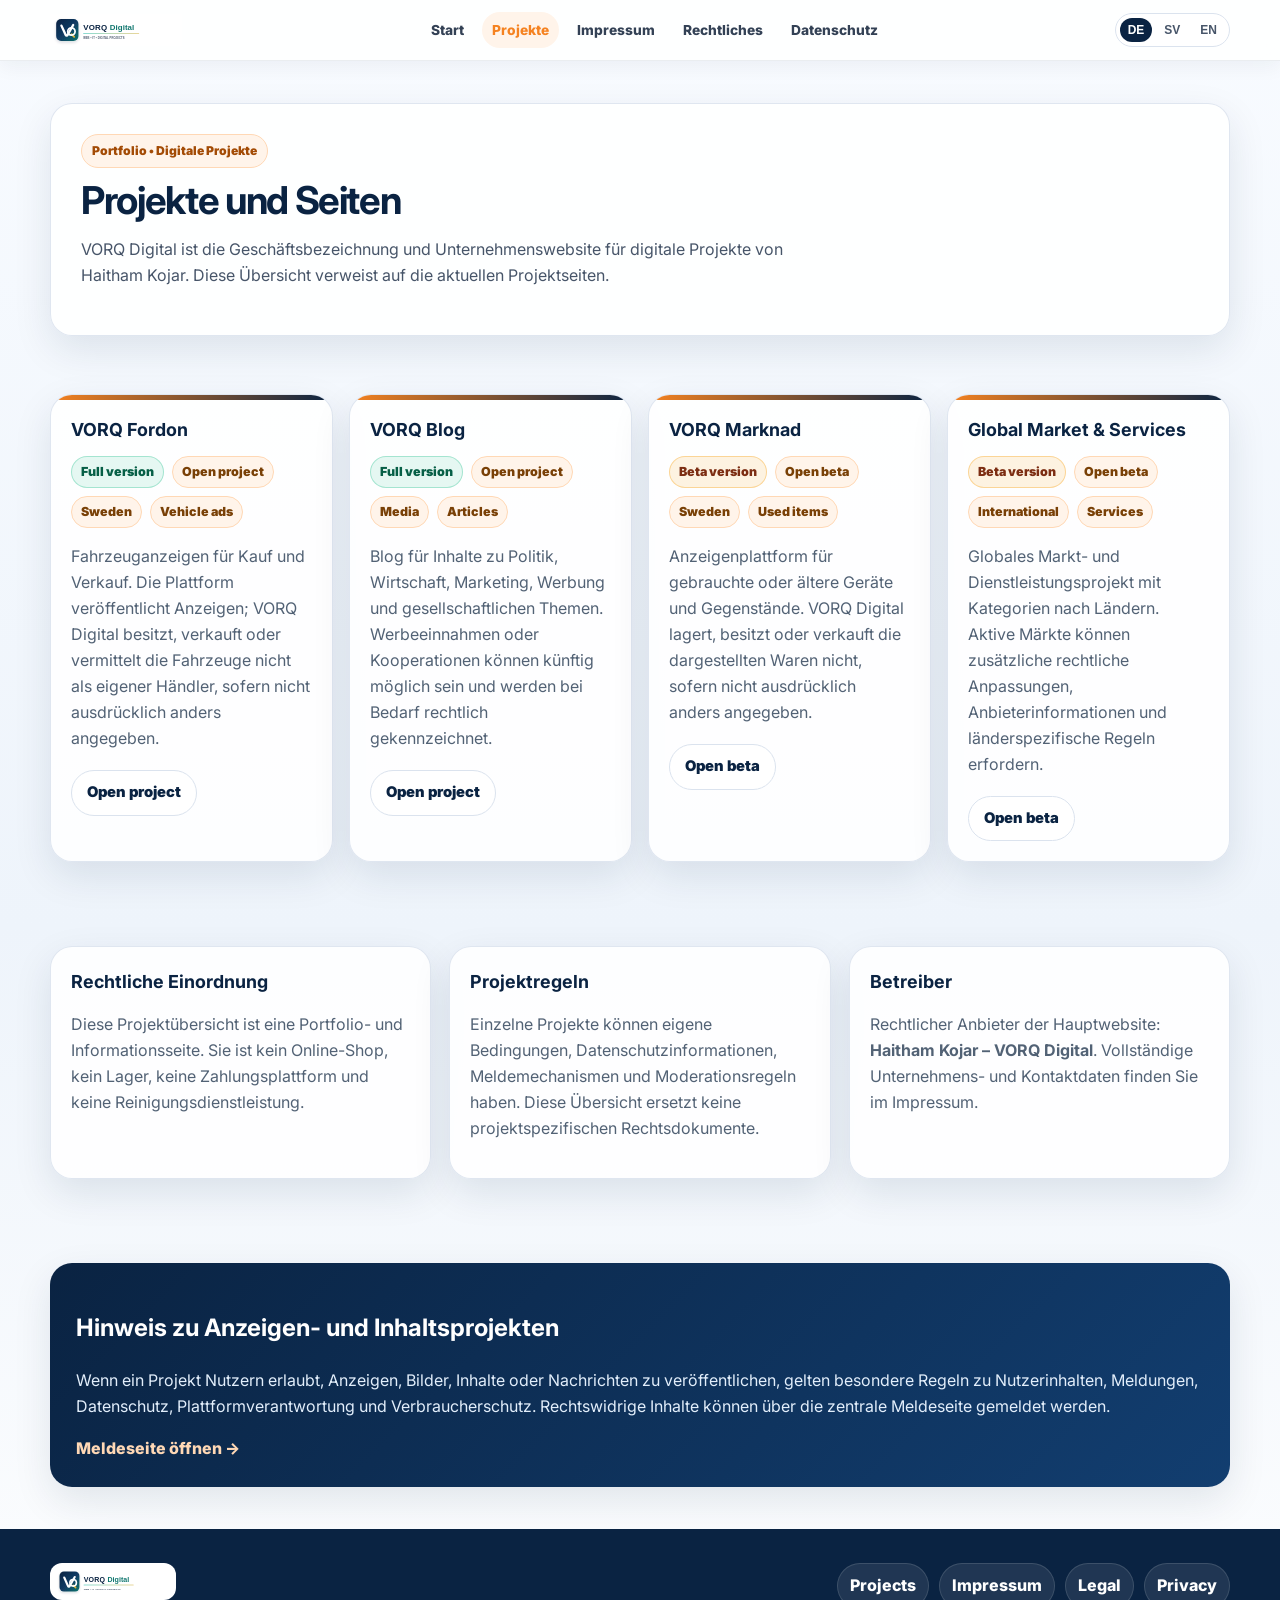
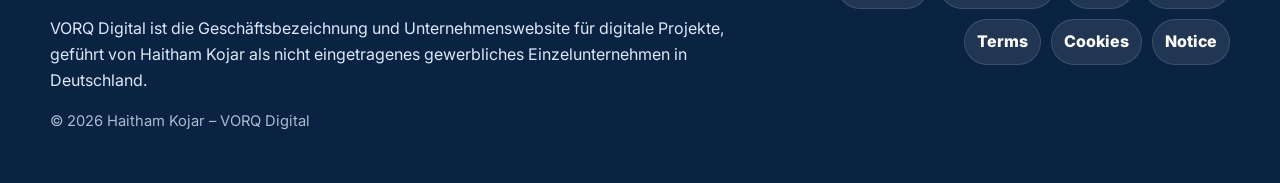
<file: projects.html>
<!DOCTYPE html>
<html lang="de" data-lang="de">
<head>
  <meta charset="UTF-8">
  <meta name="viewport" content="width=device-width, initial-scale=1.0">
  <script>(function(){var lang='de';try{lang=localStorage.getItem('vorqLang')||'de';}catch(e){}document.documentElement.setAttribute('data-lang',lang);document.documentElement.lang=lang;if(location.hostname.endsWith('github.io')){var p=location.pathname.split('/').filter(Boolean);var b=p.length?('/'+p[0]+'/'):'/';document.write('<base href="'+b+'">');}})();</script>
  <title>Projekte | VORQ Digital</title>
  <meta name="description" content="Projektübersicht von VORQ Digital: VORQ Fordon, VORQ Blog, VORQ Marknad und Global Market & Services.">
  <meta name="robots" content="index, follow">
  <meta name="theme-color" content="#0A2342">
  <link rel="icon" href="favicon.svg" type="image/svg+xml">
  <link rel="preconnect" href="https://fonts.googleapis.com">
  <link rel="preconnect" href="https://fonts.gstatic.com" crossorigin>
  <link href="https://fonts.googleapis.com/css2?family=Inter:wght@400;600;700;800;900&display=swap" rel="stylesheet">
  <link rel="stylesheet" href="assets/styles.css">

  <style>
    .brand-logo{height:38px;width:auto;display:block}.brand{gap:10px}.legal-mini{font-size:.88rem;color:var(--muted,#64748b);line-height:1.65}.content-card h3{margin-top:1.15rem}.project-meta{margin:12px 0 14px}.project-actions{margin-top:18px}.legal-note a{font-weight:800}.sr-note{font-size:.92rem;color:var(--muted,#64748b)}
  </style>
</head>
<body>
<a href="#main" class="skip"><span class="inline-lang lang-de">Zum Inhalt springen</span><span class="inline-lang lang-sv">Hoppa till innehåll</span><span class="inline-lang lang-en">Skip to content</span></a>
<header class="site-header">
  <div class="container header-inner">
    <a class="brand" href="index.html" aria-label="VORQ Digital home">
      <img class="brand-logo" src="vorq-digital-logo.svg" alt="VORQ Digital">
    </a>
    <nav class="nav" aria-label="Primary navigation">
      <a href="index.html"><span class="inline-lang lang-de">Start</span><span class="inline-lang lang-sv">Start</span><span class="inline-lang lang-en">Home</span></a>
      <a class="active" href="projects.html"><span class="inline-lang lang-de">Projekte</span><span class="inline-lang lang-sv">Projekt</span><span class="inline-lang lang-en">Projects</span></a>
      <a href="impressum.html">Impressum</a>
      <a href="legal.html"><span class="inline-lang lang-de">Rechtliches</span><span class="inline-lang lang-sv">Juridik</span><span class="inline-lang lang-en">Legal</span></a>
      <a href="privacy.html"><span class="inline-lang lang-de">Datenschutz</span><span class="inline-lang lang-sv">Integritet</span><span class="inline-lang lang-en">Privacy</span></a>
    </nav>
    <div class="header-tools">
      <div class="lang-switch" aria-label="Language switcher"><button class="lang-btn" type="button" data-lang="de">DE</button><button class="lang-btn" type="button" data-lang="sv">SV</button><button class="lang-btn" type="button" data-lang="en">EN</button></div>
      <button class="menu-btn" type="button" aria-expanded="false" aria-label="Open menu"><span class="inline-lang lang-de">Menü</span><span class="inline-lang lang-sv">Meny</span><span class="inline-lang lang-en">Menu</span></button>
    </div>
  </div>
</header>
<main id="main">
  <section class="page-hero"><div class="container"><div class="card page-card">
    <div class="lang lang-de"><div class="badge">Portfolio • Digitale Projekte</div><h1>Projekte und Seiten</h1><p class="lead">VORQ Digital ist die Geschäftsbezeichnung und Unternehmenswebsite für digitale Projekte von Haitham Kojar. Diese Übersicht verweist auf die aktuellen Projektseiten.</p></div>
    <div class="lang lang-sv"><div class="badge">Portfolio • Digitala projekt</div><h1>Projekt och sidor</h1><p class="lead">VORQ Digital är verksamhetsnamnet och företagswebbplatsen för Haitham Kojars digitala projekt. Denna översikt länkar till aktuella projektsidor.</p></div>
    <div class="lang lang-en"><div class="badge">Portfolio • Digital projects</div><h1>Projects and pages</h1><p class="lead">VORQ Digital is the business name and company website for digital projects operated by Haitham Kojar. This overview links to the current project pages.</p></div>
  </div></div></section>

  <section class="section"><div class="container"><div class="grid-4">
    <article class="card project-card"><h3>VORQ Fordon</h3><div class="project-meta"><span class="tag status-live">Full version</span><span class="tag">Open project</span><span class="tag">Sweden</span><span class="tag">Vehicle ads</span></div><div class="lang lang-de"><p>Fahrzeuganzeigen für Kauf und Verkauf. Die Plattform veröffentlicht Anzeigen; VORQ Digital besitzt, verkauft oder vermittelt die Fahrzeuge nicht als eigener Händler, sofern nicht ausdrücklich anders angegeben.</p></div><div class="lang lang-sv"><p>Fordonsannonser för köp och försäljning. Plattformen publicerar annonser; VORQ Digital äger, säljer eller förmedlar inte fordonen som egen handlare, om inget annat uttryckligen anges.</p></div><div class="lang lang-en"><p>Vehicle listings for buying and selling. The platform publishes ads; VORQ Digital does not own, sell or broker the vehicles as its own dealer unless explicitly stated otherwise.</p></div><div class="project-actions"><a class="btn btn-secondary" href="https://hk-lens.github.io/BilMarknad-HK/index.html" target="_blank" rel="noopener">Open project</a></div></article>

    <article class="card project-card"><h3>VORQ Blog</h3><div class="project-meta"><span class="tag status-live">Full version</span><span class="tag">Open project</span><span class="tag">Media</span><span class="tag">Articles</span></div><div class="lang lang-de"><p>Blog für Inhalte zu Politik, Wirtschaft, Marketing, Werbung und gesellschaftlichen Themen. Werbeeinnahmen oder Kooperationen können künftig möglich sein und werden bei Bedarf rechtlich gekennzeichnet.</p></div><div class="lang lang-sv"><p>Blogg med innehåll om politik, ekonomi, marknadsföring, reklam och samhällsfrågor. Annonsintäkter eller samarbeten kan bli möjliga i framtiden och markeras juridiskt vid behov.</p></div><div class="lang lang-en"><p>Blog with content about politics, economy, marketing, advertising and social topics. Advertising revenue or collaborations may be possible in the future and will be legally marked where required.</p></div><div class="project-actions"><a class="btn btn-secondary" href="https://hk-lens.github.io/HK-GLOBAL-BLOG/index.html" target="_blank" rel="noopener">Open project</a></div></article>

    <article class="card project-card"><h3>VORQ Marknad</h3><div class="project-meta"><span class="tag status-beta">Beta version</span><span class="tag">Open beta</span><span class="tag">Sweden</span><span class="tag">Used items</span></div><div class="lang lang-de"><p>Anzeigenplattform für gebrauchte oder ältere Geräte und Gegenstände. VORQ Digital lagert, besitzt oder verkauft die dargestellten Waren nicht, sofern nicht ausdrücklich anders angegeben.</p></div><div class="lang lang-sv"><p>Annonsplattform för begagnade eller äldre enheter och saker. VORQ Digital lagrar, äger eller säljer inte de visade varorna, om inget annat uttryckligen anges.</p></div><div class="lang lang-en"><p>Ads platform for used or older devices and goods. VORQ Digital does not store, own or sell the displayed goods unless explicitly stated otherwise.</p></div><div class="project-actions"><a class="btn btn-secondary" href="https://hk-lens.github.io/VORQ-Marknad/" target="_blank" rel="noopener">Open beta</a></div></article>

    <article class="card project-card"><h3>Global Market &amp; Services</h3><div class="project-meta"><span class="tag status-beta">Beta version</span><span class="tag">Open beta</span><span class="tag">International</span><span class="tag">Services</span></div><div class="lang lang-de"><p>Globales Markt- und Dienstleistungsprojekt mit Kategorien nach Ländern. Aktive Märkte können zusätzliche rechtliche Anpassungen, Anbieterinformationen und länderspezifische Regeln erfordern.</p></div><div class="lang lang-sv"><p>Globalt marknads- och tjänsteprojekt med kategorier per land. Aktiva marknader kan kräva ytterligare juridisk anpassning, leverantörsinformation och landsspecifika regler.</p></div><div class="lang lang-en"><p>Global market and services project with country-based categories. Active markets may require additional legal alignment, provider information and country-specific rules.</p></div><div class="project-actions"><a class="btn btn-secondary" href="https://hk-lens.github.io/HK-Global-Market-Services/" target="_blank" rel="noopener">Open beta</a></div></article>
  </div></div></section>

  <section class="section"><div class="container grid-3">
    <article class="card content-card"><div class="lang lang-de"><h2>Rechtliche Einordnung</h2><p>Diese Projektübersicht ist eine Portfolio- und Informationsseite. Sie ist kein Online-Shop, kein Lager, keine Zahlungsplattform und keine Reinigungsdienstleistung.</p></div><div class="lang lang-sv"><h2>Juridisk klassificering</h2><p>Denna projektöversikt är en portfolio- och informationssida. Den är inte en webbutik, ett lager, en betalningsplattform eller en städtjänst.</p></div><div class="lang lang-en"><h2>Legal classification</h2><p>This project overview is a portfolio and information page. It is not an online shop, warehouse, payment platform or cleaning service.</p></div></article>
    <article class="card content-card"><div class="lang lang-de"><h2>Projektregeln</h2><p>Einzelne Projekte können eigene Bedingungen, Datenschutzinformationen, Meldemechanismen und Moderationsregeln haben. Diese Übersicht ersetzt keine projektspezifischen Rechtsdokumente.</p></div><div class="lang lang-sv"><h2>Projektregler</h2><p>Enskilda projekt kan ha egna villkor, integritetsinformation, rapporteringsmekanismer och modereringsregler. Denna översikt ersätter inte projektspecifika juridiska dokument.</p></div><div class="lang lang-en"><h2>Project rules</h2><p>Individual projects may have their own terms, privacy information, reporting mechanisms and moderation rules. This overview does not replace project-specific legal documents.</p></div></article>
    <article class="card content-card"><div class="lang lang-de"><h2>Betreiber</h2><p>Rechtlicher Anbieter der Hauptwebsite: <strong>Haitham Kojar – VORQ Digital</strong>. Vollständige Unternehmens- und Kontaktdaten finden Sie im <a href="impressum.html">Impressum</a>.</p></div><div class="lang lang-sv"><h2>Operatör</h2><p>Juridisk leverantör av huvudwebbplatsen: <strong>Haitham Kojar – VORQ Digital</strong>. Fullständiga företags- och kontaktuppgifter finns i <a href="impressum.html">Impressum</a>.</p></div><div class="lang lang-en"><h2>Operator</h2><p>Legal provider of the main website: <strong>Haitham Kojar – VORQ Digital</strong>. Full company and contact details are available in the <a href="impressum.html">Impressum</a>.</p></div></article>
  </div></section>

  <section class="section"><div class="container"><div class="legal-note"><div class="lang lang-de"><h2>Hinweis zu Anzeigen- und Inhaltsprojekten</h2><p>Wenn ein Projekt Nutzern erlaubt, Anzeigen, Bilder, Inhalte oder Nachrichten zu veröffentlichen, gelten besondere Regeln zu Nutzerinhalten, Meldungen, Datenschutz, Plattformverantwortung und Verbraucherschutz. Rechtswidrige Inhalte können über die zentrale Meldeseite gemeldet werden.</p><a href="notice-action.html">Meldeseite öffnen →</a></div><div class="lang lang-sv"><h2>Information om annons- och innehållsprojekt</h2><p>Om ett projekt tillåter användare att publicera annonser, bilder, innehåll eller meddelanden gäller särskilda regler för användarinnehåll, rapportering, integritet, plattformsansvar och konsumentskydd. Olagligt innehåll kan rapporteras via den centrala rapportsidan.</p><a href="notice-action.html">Öppna rapportsidan →</a></div><div class="lang lang-en"><h2>Notice on listing and content projects</h2><p>If a project allows users to publish ads, images, content or messages, special rules apply to user content, reporting, privacy, platform responsibility and consumer protection. Illegal content can be reported through the central notice page.</p><a href="notice-action.html">Open notice page →</a></div></div></div></section>
</main>
<footer class="footer">
  <div class="container footer-grid">
    <div>
      <a class="brand" href="index.html" aria-label="VORQ Digital home"><img class="brand-logo" src="vorq-digital-logo.svg" alt="VORQ Digital"></a>
      <p><span class="lang lang-de">VORQ Digital ist die Geschäftsbezeichnung und Unternehmenswebsite für digitale Projekte, geführt von Haitham Kojar als nicht eingetragenes gewerbliches Einzelunternehmen in Deutschland.</span><span class="lang lang-sv">VORQ Digital är verksamhetsnamnet och företagswebbplatsen för digitala projekt, driven av Haitham Kojar som icke handelsregisterregistrerad enskild näringsverksamhet i Tyskland.</span><span class="lang lang-en">VORQ Digital is the business name and company website for digital projects operated by Haitham Kojar as a non-registered commercial sole proprietorship in Germany.</span></p>
      <p class="small">© 2026 Haitham Kojar – VORQ Digital</p>
    </div>
    <div class="footer-links"><a href="projects.html">Projects</a><a href="impressum.html">Impressum</a><a href="legal.html">Legal</a><a href="privacy.html">Privacy</a><a href="terms.html">Terms</a><a href="cookie-policy.html">Cookies</a><a href="notice-action.html">Notice</a></div>
  </div>
</footer>
<script src="assets/script.js" defer></script>
</body>
</html>
</file>
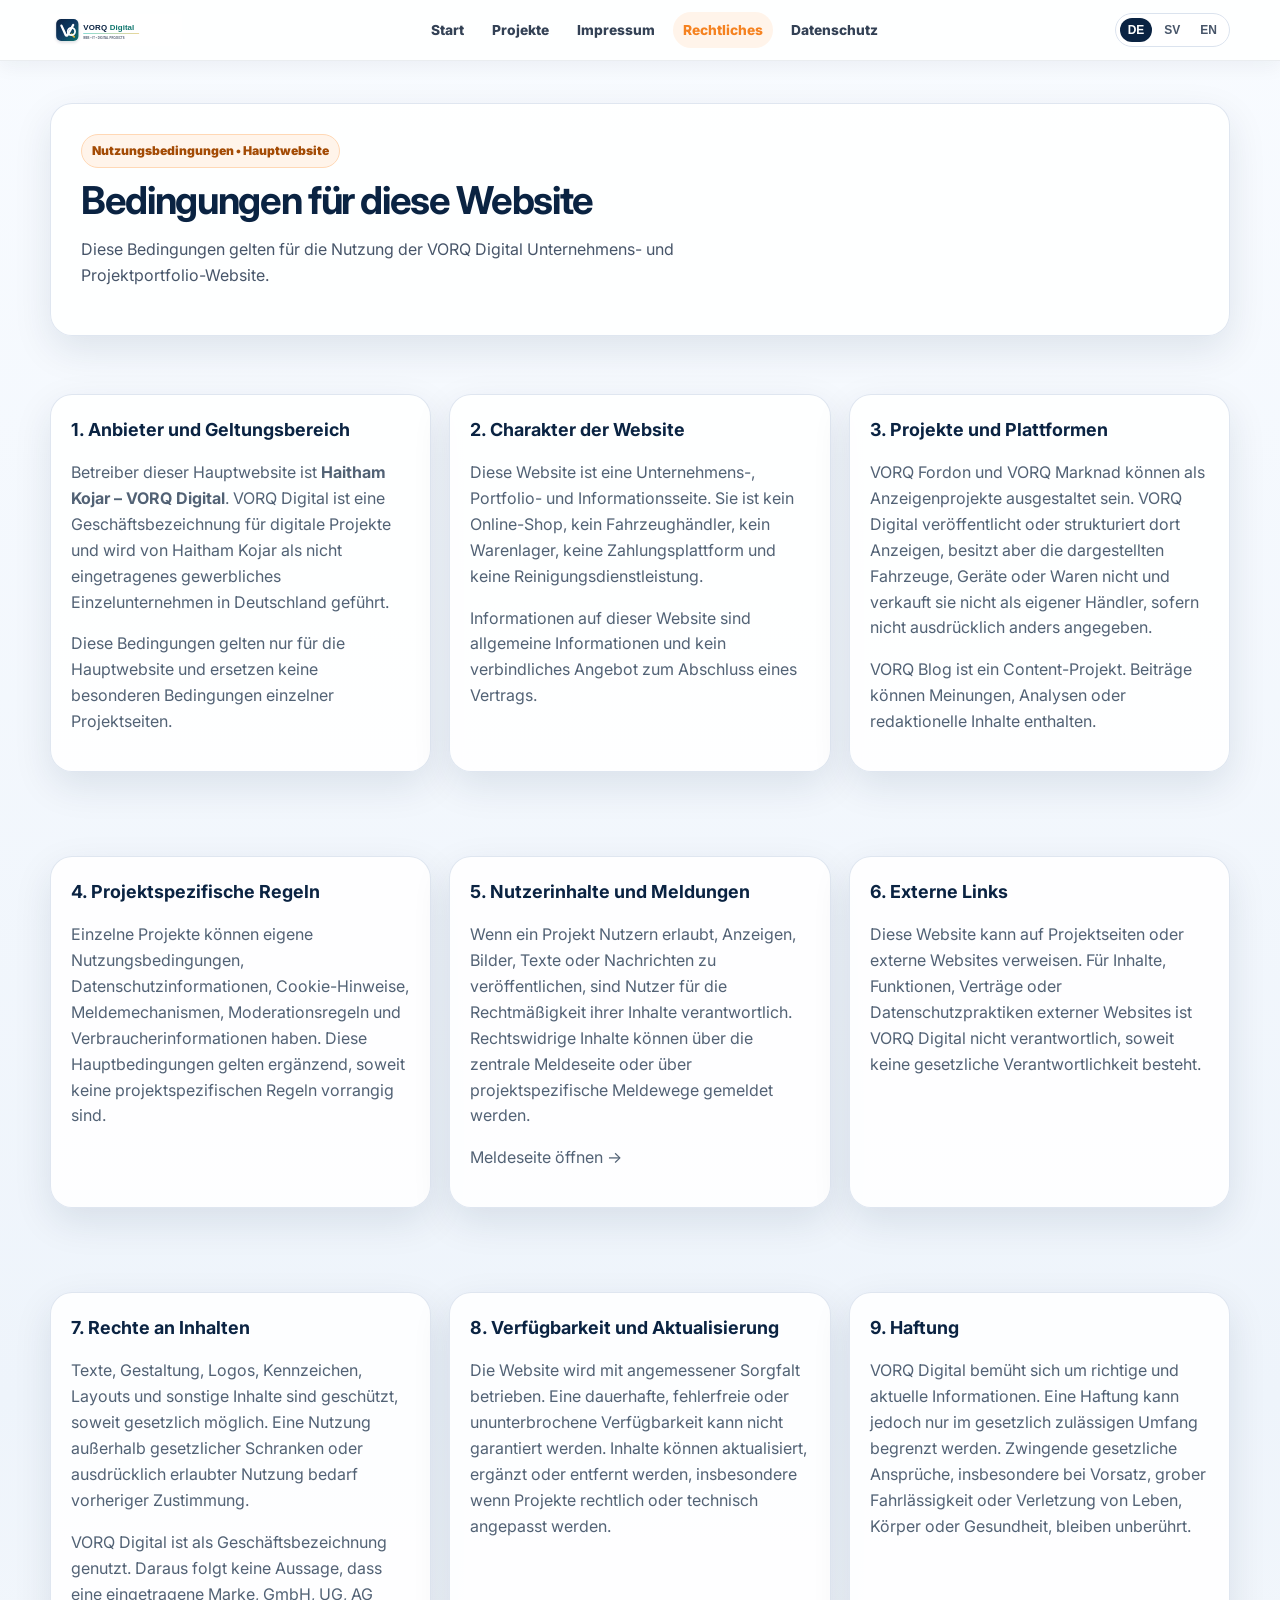
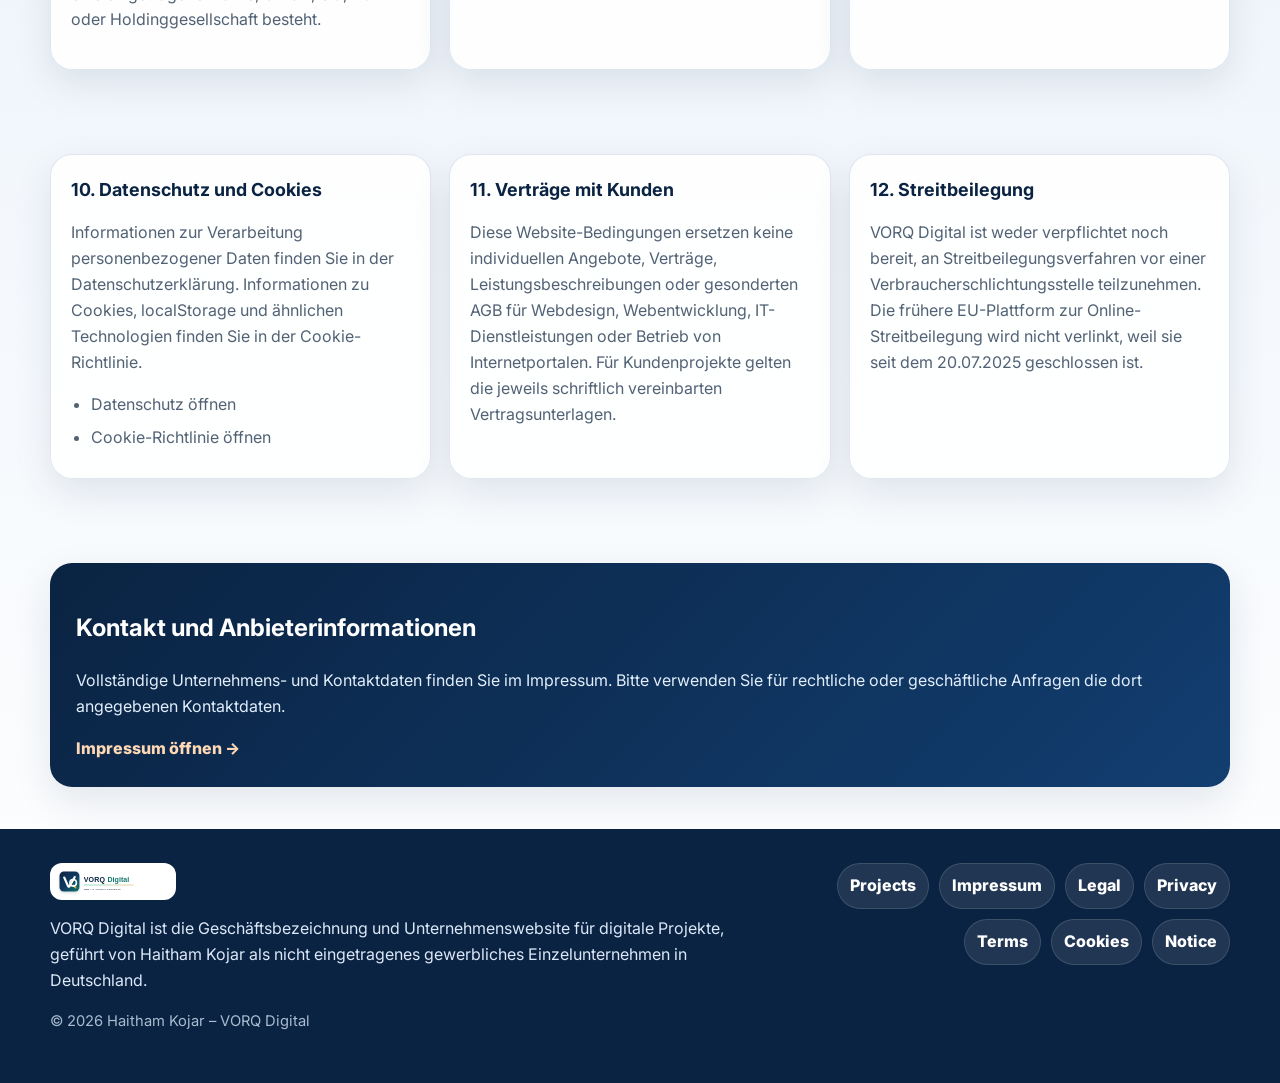
<file: terms.html>
<!DOCTYPE html>
<html lang="de" data-lang="de">
<head>
  <meta charset="UTF-8">
  <meta name="viewport" content="width=device-width, initial-scale=1.0">
  <script>(function(){var lang='de';try{lang=localStorage.getItem('vorqLang')||'de';}catch(e){}document.documentElement.setAttribute('data-lang',lang);document.documentElement.lang=lang;if(location.hostname.endsWith('github.io')){var p=location.pathname.split('/').filter(Boolean);var b=p.length?('/'+p[0]+'/'):'/';document.write('<base href="'+b+'">');}})();</script>
  <title>Terms of use | VORQ Digital</title>
  <meta name="description" content="Terms of use for the VORQ Digital main company and project portfolio website operated by Haitham Kojar.">
  <meta name="robots" content="index, follow">
  <meta name="theme-color" content="#0A2342">
  <link rel="icon" href="favicon.svg" type="image/svg+xml">
  <link rel="preconnect" href="https://fonts.googleapis.com">
  <link rel="preconnect" href="https://fonts.gstatic.com" crossorigin>
  <link href="https://fonts.googleapis.com/css2?family=Inter:wght@400;600;700;800;900&display=swap" rel="stylesheet">
  <link rel="stylesheet" href="assets/styles.css">
  <style>
    .brand-logo{height:38px;width:auto;display:block}.brand{gap:10px}.content-card h3{margin-top:1.15rem}.legal-mini{font-size:.9rem;color:var(--muted,#64748b);line-height:1.65}.terms-list{margin:0;padding-left:1.15rem}.terms-list li{margin:.45rem 0}.legal-note a{font-weight:800}
  </style>
</head>
<body>
<a href="#main" class="skip"><span class="inline-lang lang-de">Zum Inhalt springen</span><span class="inline-lang lang-sv">Hoppa till innehåll</span><span class="inline-lang lang-en">Skip to content</span></a>
<header class="site-header">
  <div class="container header-inner">
    <a class="brand" href="index.html" aria-label="VORQ Digital home">
      <img class="brand-logo" src="vorq-digital-logo.svg" alt="VORQ Digital">
    </a>
    <nav class="nav" aria-label="Primary navigation">
      <a href="index.html"><span class="inline-lang lang-de">Start</span><span class="inline-lang lang-sv">Start</span><span class="inline-lang lang-en">Home</span></a>
      <a href="projects.html"><span class="inline-lang lang-de">Projekte</span><span class="inline-lang lang-sv">Projekt</span><span class="inline-lang lang-en">Projects</span></a>
      <a href="impressum.html">Impressum</a>
      <a class="active" href="legal.html"><span class="inline-lang lang-de">Rechtliches</span><span class="inline-lang lang-sv">Juridik</span><span class="inline-lang lang-en">Legal</span></a>
      <a href="privacy.html"><span class="inline-lang lang-de">Datenschutz</span><span class="inline-lang lang-sv">Integritet</span><span class="inline-lang lang-en">Privacy</span></a>
    </nav>
    <div class="header-tools">
      <div class="lang-switch" aria-label="Language switcher"><button class="lang-btn" type="button" data-lang="de">DE</button><button class="lang-btn" type="button" data-lang="sv">SV</button><button class="lang-btn" type="button" data-lang="en">EN</button></div>
      <button class="menu-btn" type="button" aria-expanded="false" aria-label="Open menu"><span class="inline-lang lang-de">Menü</span><span class="inline-lang lang-sv">Meny</span><span class="inline-lang lang-en">Menu</span></button>
    </div>
  </div>
</header>
<main id="main">
  <section class="page-hero"><div class="container"><div class="card page-card">
    <div class="lang lang-de"><div class="badge">Nutzungsbedingungen • Hauptwebsite</div><h1>Bedingungen für diese Website</h1><p class="lead">Diese Bedingungen gelten für die Nutzung der VORQ Digital Unternehmens- und Projektportfolio-Website.</p></div>
    <div class="lang lang-sv"><div class="badge">Användarvillkor • Huvudwebbplats</div><h1>Villkor för denna webbplats</h1><p class="lead">Dessa villkor gäller användningen av VORQ Digitals företags- och projektportföljwebbplats.</p></div>
    <div class="lang lang-en"><div class="badge">Terms of use • Main website</div><h1>Terms for this website</h1><p class="lead">These terms apply to use of the VORQ Digital company and project portfolio website.</p></div>
  </div></div></section>

  <section class="section"><div class="container grid-3">
    <article class="card content-card">
      <div class="lang lang-de"><h2>1. Anbieter und Geltungsbereich</h2><p>Betreiber dieser Hauptwebsite ist <strong>Haitham Kojar – VORQ Digital</strong>. VORQ Digital ist eine Geschäftsbezeichnung für digitale Projekte und wird von Haitham Kojar als nicht eingetragenes gewerbliches Einzelunternehmen in Deutschland geführt.</p><p>Diese Bedingungen gelten nur für die Hauptwebsite und ersetzen keine besonderen Bedingungen einzelner Projektseiten.</p></div>
      <div class="lang lang-sv"><h2>1. Leverantör och omfattning</h2><p>Operatör för denna huvudwebbplats är <strong>Haitham Kojar – VORQ Digital</strong>. VORQ Digital är ett verksamhetsnamn för digitala projekt och drivs av Haitham Kojar som en icke handelsregisterregistrerad enskild näringsverksamhet i Tyskland.</p><p>Dessa villkor gäller endast huvudwebbplatsen och ersätter inte särskilda villkor för enskilda projektsidor.</p></div>
      <div class="lang lang-en"><h2>1. Provider and scope</h2><p>The operator of this main website is <strong>Haitham Kojar – VORQ Digital</strong>. VORQ Digital is a business name for digital projects and is operated by Haitham Kojar as a non-registered commercial sole proprietorship in Germany.</p><p>These terms apply only to the main website and do not replace specific terms of individual project pages.</p></div>
    </article>

    <article class="card content-card">
      <div class="lang lang-de"><h2>2. Charakter der Website</h2><p>Diese Website ist eine Unternehmens-, Portfolio- und Informationsseite. Sie ist kein Online-Shop, kein Fahrzeughändler, kein Warenlager, keine Zahlungsplattform und keine Reinigungsdienstleistung.</p><p>Informationen auf dieser Website sind allgemeine Informationen und kein verbindliches Angebot zum Abschluss eines Vertrags.</p></div>
      <div class="lang lang-sv"><h2>2. Webbplatsens karaktär</h2><p>Denna webbplats är en företags-, portfölj- och informationssida. Den är inte en webbutik, bilhandlare, lagerhållare, betalningsplattform eller städtjänst.</p><p>Informationen på denna webbplats är allmän information och utgör inget bindande erbjudande att ingå avtal.</p></div>
      <div class="lang lang-en"><h2>2. Nature of the website</h2><p>This website is a company, portfolio and information page. It is not an online shop, vehicle dealer, warehouse, payment platform or cleaning service.</p><p>Information on this website is general information and does not constitute a binding offer to enter into a contract.</p></div>
    </article>

    <article class="card content-card">
      <div class="lang lang-de"><h2>3. Projekte und Plattformen</h2><p>VORQ Fordon und VORQ Marknad können als Anzeigenprojekte ausgestaltet sein. VORQ Digital veröffentlicht oder strukturiert dort Anzeigen, besitzt aber die dargestellten Fahrzeuge, Geräte oder Waren nicht und verkauft sie nicht als eigener Händler, sofern nicht ausdrücklich anders angegeben.</p><p>VORQ Blog ist ein Content-Projekt. Beiträge können Meinungen, Analysen oder redaktionelle Inhalte enthalten.</p></div>
      <div class="lang lang-sv"><h2>3. Projekt och plattformar</h2><p>VORQ Fordon och VORQ Marknad kan fungera som annonsprojekt. VORQ Digital publicerar eller strukturerar annonser där, men äger inte de visade fordonen, enheterna eller varorna och säljer dem inte som egen handlare, om inget annat uttryckligen anges.</p><p>VORQ Blog är ett innehållsprojekt. Inlägg kan innehålla åsikter, analyser eller redaktionellt innehåll.</p></div>
      <div class="lang lang-en"><h2>3. Projects and platforms</h2><p>VORQ Fordon and VORQ Marknad may operate as listing projects. VORQ Digital publishes or structures listings there, but does not own the displayed vehicles, devices or goods and does not sell them as its own dealer unless explicitly stated otherwise.</p><p>VORQ Blog is a content project. Posts may contain opinions, analysis or editorial content.</p></div>
    </article>
  </div></section>

  <section class="section"><div class="container grid-3">
    <article class="card content-card">
      <div class="lang lang-de"><h2>4. Projektspezifische Regeln</h2><p>Einzelne Projekte können eigene Nutzungsbedingungen, Datenschutzinformationen, Cookie-Hinweise, Meldemechanismen, Moderationsregeln und Verbraucherinformationen haben. Diese Hauptbedingungen gelten ergänzend, soweit keine projektspezifischen Regeln vorrangig sind.</p></div>
      <div class="lang lang-sv"><h2>4. Projektspecifika regler</h2><p>Enskilda projekt kan ha egna användarvillkor, integritetsinformation, cookieinformation, rapporteringsmekanismer, modereringsregler och konsumentinformation. Dessa huvudvillkor gäller kompletterande där inga projektspecifika regler har företräde.</p></div>
      <div class="lang lang-en"><h2>4. Project-specific rules</h2><p>Individual projects may have their own terms of use, privacy notices, cookie notices, reporting mechanisms, moderation rules and consumer information. These main terms apply additionally unless project-specific rules take priority.</p></div>
    </article>

    <article class="card content-card">
      <div class="lang lang-de"><h2>5. Nutzerinhalte und Meldungen</h2><p>Wenn ein Projekt Nutzern erlaubt, Anzeigen, Bilder, Texte oder Nachrichten zu veröffentlichen, sind Nutzer für die Rechtmäßigkeit ihrer Inhalte verantwortlich. Rechtswidrige Inhalte können über die zentrale Meldeseite oder über projektspezifische Meldewege gemeldet werden.</p><p><a href="notice-action.html">Meldeseite öffnen →</a></p></div>
      <div class="lang lang-sv"><h2>5. Användarinnehåll och rapporter</h2><p>Om ett projekt tillåter användare att publicera annonser, bilder, texter eller meddelanden ansvarar användarna för att deras innehåll är lagligt. Olagligt innehåll kan rapporteras via den centrala rapportsidan eller via projektspecifika rapporteringsvägar.</p><p><a href="notice-action.html">Öppna rapportsidan →</a></p></div>
      <div class="lang lang-en"><h2>5. User content and notices</h2><p>If a project allows users to publish ads, images, text or messages, users are responsible for the legality of their content. Illegal content can be reported via the central notice page or project-specific reporting channels.</p><p><a href="notice-action.html">Open notice page →</a></p></div>
    </article>

    <article class="card content-card">
      <div class="lang lang-de"><h2>6. Externe Links</h2><p>Diese Website kann auf Projektseiten oder externe Websites verweisen. Für Inhalte, Funktionen, Verträge oder Datenschutzpraktiken externer Websites ist VORQ Digital nicht verantwortlich, soweit keine gesetzliche Verantwortlichkeit besteht.</p></div>
      <div class="lang lang-sv"><h2>6. Externa länkar</h2><p>Denna webbplats kan länka till projektsidor eller externa webbplatser. VORQ Digital ansvarar inte för innehåll, funktioner, avtal eller integritetspraxis på externa webbplatser, såvida inget lagstadgat ansvar föreligger.</p></div>
      <div class="lang lang-en"><h2>6. External links</h2><p>This website may link to project pages or external websites. VORQ Digital is not responsible for the content, functions, contracts or privacy practices of external websites unless statutory responsibility applies.</p></div>
    </article>
  </div></section>

  <section class="section"><div class="container grid-3">
    <article class="card content-card">
      <div class="lang lang-de"><h2>7. Rechte an Inhalten</h2><p>Texte, Gestaltung, Logos, Kennzeichen, Layouts und sonstige Inhalte sind geschützt, soweit gesetzlich möglich. Eine Nutzung außerhalb gesetzlicher Schranken oder ausdrücklich erlaubter Nutzung bedarf vorheriger Zustimmung.</p><p>VORQ Digital ist als Geschäftsbezeichnung genutzt. Daraus folgt keine Aussage, dass eine eingetragene Marke, GmbH, UG, AG oder Holdinggesellschaft besteht.</p></div>
      <div class="lang lang-sv"><h2>7. Rättigheter till innehåll</h2><p>Texter, design, logotyper, kännetecken, layouter och annat innehåll skyddas i den utsträckning lagen tillåter. Användning utanför lagens undantag eller uttryckligen tillåten användning kräver förhandsgodkännande.</p><p>VORQ Digital används som verksamhetsnamn. Det innebär inte att ett registrerat varumärke, GmbH, UG, AG eller holdingbolag finns.</p></div>
      <div class="lang lang-en"><h2>7. Rights in content</h2><p>Texts, design, logos, identifiers, layouts and other content are protected to the extent available under law. Use beyond statutory exceptions or expressly permitted use requires prior permission.</p><p>VORQ Digital is used as a business name. This does not state that a registered trademark, GmbH, UG, AG or holding company exists.</p></div>
    </article>

    <article class="card content-card">
      <div class="lang lang-de"><h2>8. Verfügbarkeit und Aktualisierung</h2><p>Die Website wird mit angemessener Sorgfalt betrieben. Eine dauerhafte, fehlerfreie oder ununterbrochene Verfügbarkeit kann nicht garantiert werden. Inhalte können aktualisiert, ergänzt oder entfernt werden, insbesondere wenn Projekte rechtlich oder technisch angepasst werden.</p></div>
      <div class="lang lang-sv"><h2>8. Tillgänglighet och uppdatering</h2><p>Webbplatsen drivs med rimlig omsorg. Permanent, felfri eller oavbruten tillgänglighet kan inte garanteras. Innehåll kan uppdateras, kompletteras eller tas bort, särskilt när projekt anpassas juridiskt eller tekniskt.</p></div>
      <div class="lang lang-en"><h2>8. Availability and updates</h2><p>The website is operated with reasonable care. Permanent, error-free or uninterrupted availability cannot be guaranteed. Content may be updated, added or removed, especially when projects are legally or technically adjusted.</p></div>
    </article>

    <article class="card content-card">
      <div class="lang lang-de"><h2>9. Haftung</h2><p>VORQ Digital bemüht sich um richtige und aktuelle Informationen. Eine Haftung kann jedoch nur im gesetzlich zulässigen Umfang begrenzt werden. Zwingende gesetzliche Ansprüche, insbesondere bei Vorsatz, grober Fahrlässigkeit oder Verletzung von Leben, Körper oder Gesundheit, bleiben unberührt.</p></div>
      <div class="lang lang-sv"><h2>9. Ansvar</h2><p>VORQ Digital strävar efter korrekt och aktuell information. Ansvar kan dock endast begränsas i den utsträckning lagen tillåter. Tvingande lagstadgade anspråk, särskilt vid uppsåt, grov vårdslöshet eller skada på liv, kropp eller hälsa, påverkas inte.</p></div>
      <div class="lang lang-en"><h2>9. Liability</h2><p>VORQ Digital seeks to provide accurate and current information. Liability can only be limited to the extent permitted by law. Mandatory statutory claims, especially for intentional misconduct, gross negligence or injury to life, body or health, remain unaffected.</p></div>
    </article>
  </div></section>

  <section class="section"><div class="container grid-3">
    <article class="card content-card">
      <div class="lang lang-de"><h2>10. Datenschutz und Cookies</h2><p>Informationen zur Verarbeitung personenbezogener Daten finden Sie in der Datenschutzerklärung. Informationen zu Cookies, localStorage und ähnlichen Technologien finden Sie in der Cookie-Richtlinie.</p><ul class="terms-list"><li><a href="privacy.html">Datenschutz öffnen</a></li><li><a href="cookie-policy.html">Cookie-Richtlinie öffnen</a></li></ul></div>
      <div class="lang lang-sv"><h2>10. Integritet och cookies</h2><p>Information om behandling av personuppgifter finns i integritetspolicyn. Information om cookies, localStorage och liknande tekniker finns i cookiepolicyn.</p><ul class="terms-list"><li><a href="privacy.html">Öppna integritetspolicyn</a></li><li><a href="cookie-policy.html">Öppna cookiepolicyn</a></li></ul></div>
      <div class="lang lang-en"><h2>10. Privacy and cookies</h2><p>Information on processing personal data is provided in the privacy notice. Information on cookies, localStorage and similar technologies is provided in the cookie policy.</p><ul class="terms-list"><li><a href="privacy.html">Open privacy notice</a></li><li><a href="cookie-policy.html">Open cookie policy</a></li></ul></div>
    </article>

    <article class="card content-card">
      <div class="lang lang-de"><h2>11. Verträge mit Kunden</h2><p>Diese Website-Bedingungen ersetzen keine individuellen Angebote, Verträge, Leistungsbeschreibungen oder gesonderten AGB für Webdesign, Webentwicklung, IT-Dienstleistungen oder Betrieb von Internetportalen. Für Kundenprojekte gelten die jeweils schriftlich vereinbarten Vertragsunterlagen.</p></div>
      <div class="lang lang-sv"><h2>11. Avtal med kunder</h2><p>Dessa webbplatsvillkor ersätter inte individuella erbjudanden, avtal, tjänstebeskrivningar eller separata villkor för webbdesign, webbutveckling, IT-tjänster eller drift av internetportaler. För kundprojekt gäller de skriftligt överenskomna avtalsdokumenten.</p></div>
      <div class="lang lang-en"><h2>11. Contracts with clients</h2><p>These website terms do not replace individual offers, contracts, service descriptions or separate business terms for web design, web development, IT services or operation of internet portals. Client projects are governed by the written contractual documents agreed for the respective project.</p></div>
    </article>

    <article class="card content-card">
      <div class="lang lang-de"><h2>12. Streitbeilegung</h2><p>VORQ Digital ist weder verpflichtet noch bereit, an Streitbeilegungsverfahren vor einer Verbraucherschlichtungsstelle teilzunehmen. Die frühere EU-Plattform zur Online-Streitbeilegung wird nicht verlinkt, weil sie seit dem 20.07.2025 geschlossen ist.</p></div>
      <div class="lang lang-sv"><h2>12. Tvistlösning</h2><p>VORQ Digital är varken skyldigt eller villigt att delta i tvistlösning inför en konsumenttvistnämnd. Den tidigare EU-plattformen för tvistlösning online länkas inte eftersom den är stängd sedan 2025-07-20.</p></div>
      <div class="lang lang-en"><h2>12. Dispute resolution</h2><p>VORQ Digital is neither obliged nor willing to participate in dispute resolution proceedings before a consumer arbitration board. The former EU Online Dispute Resolution platform is not linked because it has been closed since 20 July 2025.</p></div>
    </article>
  </div></section>

  <section class="section"><div class="container"><div class="legal-note">
    <div class="lang lang-de"><h2>Kontakt und Anbieterinformationen</h2><p>Vollständige Unternehmens- und Kontaktdaten finden Sie im Impressum. Bitte verwenden Sie für rechtliche oder geschäftliche Anfragen die dort angegebenen Kontaktdaten.</p><a href="impressum.html">Impressum öffnen →</a></div>
    <div class="lang lang-sv"><h2>Kontakt och företagsinformation</h2><p>Fullständiga företags- och kontaktuppgifter finns i Impressum. Använd kontaktuppgifterna där för juridiska eller affärsrelaterade frågor.</p><a href="impressum.html">Öppna Impressum →</a></div>
    <div class="lang lang-en"><h2>Contact and provider information</h2><p>Full company and contact details are available in the Impressum. Please use the contact details shown there for legal or business inquiries.</p><a href="impressum.html">Open Impressum →</a></div>
  </div></div></section>
</main>
<footer class="footer">
  <div class="container footer-grid">
    <div>
      <a class="brand" href="index.html" aria-label="VORQ Digital home"><img class="brand-logo" src="vorq-digital-logo.svg" alt="VORQ Digital"></a>
      <p><span class="lang lang-de">VORQ Digital ist die Geschäftsbezeichnung und Unternehmenswebsite für digitale Projekte, geführt von Haitham Kojar als nicht eingetragenes gewerbliches Einzelunternehmen in Deutschland.</span><span class="lang lang-sv">VORQ Digital är verksamhetsnamnet och företagswebbplatsen för digitala projekt, driven av Haitham Kojar som icke handelsregisterregistrerad enskild näringsverksamhet i Tyskland.</span><span class="lang lang-en">VORQ Digital is the business name and company website for digital projects operated by Haitham Kojar as a non-registered commercial sole proprietorship in Germany.</span></p>
      <p class="small">© 2026 Haitham Kojar – VORQ Digital</p>
    </div>
    <div class="footer-links"><a href="projects.html">Projects</a><a href="impressum.html">Impressum</a><a href="legal.html">Legal</a><a href="privacy.html">Privacy</a><a href="terms.html">Terms</a><a href="cookie-policy.html">Cookies</a><a href="notice-action.html">Notice</a></div>
  </div>
</footer>
<script src="assets/script.js" defer></script>
</body>
</html>
</file>
<file: assets/styles.css>
:root{
  --navy:#0A2342;
  --navy-2:#071a32;
  --orange:#F58220;
  --orange-2:#ffb15f;
  --ink:#102033;
  --muted:#64748b;
  --soft:#f4f7fb;
  --line:#dbe3ee;
  --card:#ffffff;
  --shadow:0 14px 38px rgba(10,35,66,.10);
  --radius:22px;
}

*{box-sizing:border-box}
html{scroll-behavior:smooth}
body{
  margin:0;
  font-family:Inter,Arial,sans-serif;
  color:var(--ink);
  background:linear-gradient(180deg,#f8fbff 0%,#eef4fb 52%,#fff 100%);
  line-height:1.62;
}
a{color:inherit;text-decoration:none}
a:hover{color:var(--orange)}
a:focus-visible,button:focus-visible{
  outline:3px solid rgba(245,130,32,.35);
  outline-offset:3px;
}
.container{width:min(1180px,calc(100% - 38px));margin-inline:auto}
.skip{position:absolute;left:-999px;top:auto;width:1px;height:1px;overflow:hidden}
.skip:focus{
  left:18px;top:18px;width:auto;height:auto;z-index:99;
  background:#fff;padding:10px 14px;border-radius:12px;
  box-shadow:var(--shadow);
}

/* Header */
.site-header{
  position:sticky;top:0;z-index:50;
  background:rgba(255,255,255,.86);
  backdrop-filter:blur(18px);
  border-bottom:1px solid rgba(10,35,66,.08);
  box-shadow:0 6px 18px rgba(10,35,66,.05);
}
.header-inner{
  min-height:60px;
  display:flex;
  align-items:center;
  justify-content:space-between;
  gap:14px;
}
.brand{
  display:flex;
  align-items:center;
  gap:10px;
  min-width:145px;
}
.brand img,
.brand-logo{
  width:132px;
  max-width:28vw;
  height:auto;
  display:block;
}
.brand-mini{
  display:none;
  width:38px;
  height:38px;
  border-radius:12px;
  background:var(--navy);
  align-items:center;
  justify-content:center;
  color:#fff;
  font-weight:900;
  letter-spacing:-.04em;
}
.brand-wordmark,
.brand-copy{
  display:flex;
  flex-direction:column;
  line-height:1.05;
}
.brand-wordmark strong,
.brand-title{
  font-size:1.02rem;
  letter-spacing:-.02em;
  color:var(--navy);
  font-weight:900;
}
.brand-wordmark small,
.brand-sub{
  font-size:.72rem;
  color:var(--muted);
  font-weight:800;
  letter-spacing:.04em;
  text-transform:uppercase;
  margin-top:4px;
}
.nav{
  display:flex;
  gap:8px;
  align-items:center;
  justify-content:center;
  flex-wrap:wrap;
}
.nav a{
  font-size:.86rem;
  font-weight:800;
  color:#334155;
  padding:7px 10px;
  border-radius:999px;
}
.nav a.active,.nav a:hover{
  background:#fff4ea;
  color:var(--orange);
}
.header-tools{
  display:flex;
  gap:8px;
  align-items:center;
}
.lang-switch{
  display:flex;
  gap:4px;
  padding:4px;
  border:1px solid var(--line);
  border-radius:999px;
  background:#fff;
}
.lang-btn{
  border:0;
  background:transparent;
  color:#475569;
  font-weight:900;
  font-size:.75rem;
  padding:5px 8px;
  border-radius:999px;
  cursor:pointer;
}
.lang-btn.active,
html[data-lang="de"] .lang-btn[data-lang="de"],
html[data-lang="sv"] .lang-btn[data-lang="sv"],
html[data-lang="en"] .lang-btn[data-lang="en"]{
  background:var(--navy);
  color:#fff;
}
.menu-btn{
  display:none;
  border:1px solid var(--line);
  border-radius:11px;
  background:#fff;
  color:var(--navy);
  font-weight:900;
  padding:8px 10px;
  cursor:pointer;
}

/* Language visibility */
.lang{display:none}
html[data-lang="de"] .lang-de,
html[data-lang="sv"] .lang-sv,
html[data-lang="en"] .lang-en{display:revert}
.inline-lang{display:none}
html[data-lang="de"] .inline-lang.lang-de,
html[data-lang="sv"] .inline-lang.lang-sv,
html[data-lang="en"] .inline-lang.lang-en{display:inline}

/* Shared elements */
.card{
  background:rgba(255,255,255,.88);
  border:1px solid rgba(219,227,238,.88);
  border-radius:var(--radius);
  box-shadow:var(--shadow);
}
.badge,.eyebrow{
  display:inline-flex;
  align-items:center;
  gap:8px;
  background:#fff4ea;
  color:#a34b05;
  border:1px solid #ffd8b5;
  border-radius:999px;
  padding:6px 10px;
  font-weight:900;
  font-size:.76rem;
}
.accent{color:var(--orange)}
.lead{
  font-size:1rem;
  color:#475569;
  max-width:720px;
}
.cta-row{
  display:flex;
  flex-wrap:wrap;
  gap:10px;
  margin-top:20px;
}
.btn{
  display:inline-flex;
  align-items:center;
  justify-content:center;
  gap:8px;
  border-radius:999px;
  padding:10px 15px;
  font-weight:900;
  transition:.2s ease;
  border:1px solid transparent;
  font-size:.92rem;
}
.btn:hover{transform:translateY(-2px)}
.btn-primary{
  background:var(--orange);
  color:#fff;
  box-shadow:0 12px 28px rgba(245,130,32,.26);
}
.btn-primary:hover{color:#fff;background:#e07012}
.btn-secondary{
  background:#fff;
  color:var(--navy);
  border-color:var(--line);
}
.btn-dark{background:var(--navy);color:#fff}
.btn-dark:hover{color:#fff;background:#0e315b}
.small{font-size:.92rem;color:var(--muted)}

/* Home */
.hero{
  padding:38px 0 30px;
  position:relative;
  overflow:hidden;
}
.hero:before{
  content:"";
  position:absolute;
  inset:-180px -110px auto auto;
  width:360px;
  height:360px;
  border-radius:50%;
  background:radial-gradient(circle,rgba(245,130,32,.24),rgba(245,130,32,0) 66%);
}
.hero:after{
  content:"";
  position:absolute;
  left:-150px;
  top:70px;
  width:300px;
  height:300px;
  border-radius:50%;
  background:radial-gradient(circle,rgba(10,35,66,.14),rgba(10,35,66,0) 68%);
}
.hero-grid{
  position:relative;
  display:grid;
  grid-template-columns:1.18fr .82fr;
  gap:18px;
  align-items:stretch;
}
.hero-card{padding:32px}
.logo-hero{
  width:min(230px,70%);
  height:auto;
  display:block;
  margin-bottom:20px;
  border-radius:14px;
  box-shadow:none;
}
.hero h1{
  font-size:clamp(1.9rem,3.6vw,3.35rem);
  line-height:1.03;
  margin:14px 0;
  letter-spacing:-.045em;
  color:var(--navy);
}
.hero-side{
  padding:24px;
  background:linear-gradient(160deg,#0A2342,#0e315b);
  color:#fff;
  overflow:hidden;
  position:relative;
}
.hero-side:after{
  content:"";
  position:absolute;
  right:-70px;
  bottom:-90px;
  width:220px;
  height:220px;
  border-radius:50%;
  background:rgba(245,130,32,.28);
}
.hero-side h2{font-size:1.28rem;margin:0 0 8px}
.hero-side p{color:#dce8f8}
.metric-grid{
  display:grid;
  grid-template-columns:1fr;
  gap:9px;
  margin-top:16px;
}
.metric{
  background:rgba(255,255,255,.09);
  border:1px solid rgba(255,255,255,.14);
  padding:12px;
  border-radius:16px;
}
.metric strong{display:block;font-size:1.16rem;color:#fff}
.metric span{display:block;color:#dce8f8;font-size:.84rem}

/* Sections and grids */
.section{padding:42px 0}
.section-head{
  max-width:860px;
  margin-bottom:24px;
}
.section-head h2,.page-hero h1{
  font-size:clamp(1.65rem,3vw,2.65rem);
  line-height:1.08;
  margin:12px 0;
  letter-spacing:-.035em;
  color:var(--navy);
}
.section-head p{color:var(--muted);font-size:1.05rem}
.grid-2{display:grid;grid-template-columns:repeat(2,1fr);gap:18px}
.grid-3{display:grid;grid-template-columns:repeat(3,1fr);gap:18px}
.grid-4{display:grid;grid-template-columns:repeat(4,1fr);gap:16px}

.feature,.project-card,.content-card,.highlight{padding:20px}
.icon{
  width:42px;
  height:42px;
  border-radius:15px;
  background:var(--navy);
  color:#fff;
  display:flex;
  align-items:center;
  justify-content:center;
  font-weight:900;
  margin-bottom:18px;
}
.feature h3,.project-card h3,.content-card h2,.highlight h3{
  margin:0 0 8px;
  color:var(--navy);
  font-size:1.12rem;
}
.content-card h3{
  font-size:1rem;
  color:var(--navy);
  margin:16px 0 6px;
}
.feature p,.project-card p,.content-card p,.highlight p{color:#526275}
.content-card ul{padding-left:20px;color:#526275}

/* Project cards */
.project-card{
  position:relative;
  overflow:hidden;
}
.project-card:before{
  content:"";
  position:absolute;
  inset:0 0 auto 0;
  height:5px;
  background:linear-gradient(90deg,var(--orange),var(--navy));
}
.project-meta{
  display:flex;
  flex-wrap:wrap;
  gap:8px;
  margin:16px 0;
}
.tag{
  font-size:.78rem;
  font-weight:900;
  color:#794006;
  background:#fff4ea;
  border:1px solid #ffd8b5;
  border-radius:999px;
  padding:5px 9px;
}
.status-live{
  border-color:rgba(16,185,129,.30);
  background:rgba(16,185,129,.10);
  color:#065f46;
}
.status-beta{
  border-color:rgba(245,158,11,.35);
  background:rgba(245,158,11,.12);
  color:#7c2d12;
}
.project-actions{
  display:flex;
  gap:10px;
  flex-wrap:wrap;
  margin-top:18px;
}

/* Legal and content boxes */
.page-hero{padding:42px 0 16px}
.page-card{padding:30px}
.notice{
  padding:16px;
  border-radius:18px;
  background:#fff7ed;
  border:1px solid #ffd8b5;
  color:#7c3b00;
  margin-top:14px;
}
.legal-note{
  background:linear-gradient(135deg,#0A2342,#123e70);
  color:#fff;
  padding:26px;
  border-radius:var(--radius);
  box-shadow:var(--shadow);
}
.legal-note p{color:#e2eefb}
.legal-note a{color:#ffd8b5}
.company-box{
  padding:24px;
  background:#fff;
  border-radius:20px;
  border:1px solid var(--line);
}
.company-box dl{
  display:grid;
  grid-template-columns:170px 1fr;
  gap:8px 14px;
}
.company-box dt{
  font-weight:900;
  color:var(--navy);
}
.company-box dd{
  margin:0;
  color:#526275;
}
.table-wrap{overflow-x:auto}
.legal-table{width:100%;border-collapse:collapse}
.legal-table th,.legal-table td{
  text-align:left;
  border-bottom:1px solid var(--line);
  padding:12px;
  vertical-align:top;
}
.legal-table th{color:var(--navy)}
.quick-links{
  display:grid;
  grid-template-columns:repeat(3,1fr);
  gap:14px;
}
.quick-link{
  padding:22px;
  border-radius:24px;
  background:#fff;
  border:1px solid var(--line);
  box-shadow:0 14px 34px rgba(10,35,66,.07);
}
.quick-link strong{
  display:block;
  color:var(--navy);
  font-size:1.15rem;
  margin-bottom:6px;
}
.quick-link span{color:var(--muted)}
.status-line{
  display:flex;
  gap:8px;
  flex-wrap:wrap;
  margin-top:16px;
}
.status{
  padding:8px 10px;
  border-radius:999px;
  background:#eef5ff;
  color:#123e70;
  font-weight:900;
  font-size:.82rem;
}
.visitor-note{
  margin-top:24px;
  border-top:1px solid var(--line);
  padding-top:18px;
  color:var(--muted);
  font-size:.92rem;
  line-height:1.6;
}

/* Footer */
.footer{
  padding:34px 0;
  background:var(--navy);
  color:#dce8f8;
}
.footer-grid{
  display:grid;
  grid-template-columns:1.2fr .8fr;
  gap:24px;
  align-items:start;
}
.footer .brand{min-width:0}
.footer .brand img,
.footer .brand-logo{
  filter:none;
  background:#fff;
  border-radius:12px;
  padding:4px;
  width:126px;
}
.footer p{color:#dce8f8}
.footer .small{color:#a9bbcf}
.footer-links{
  display:flex;
  gap:10px;
  flex-wrap:wrap;
  justify-content:flex-end;
}
.footer-links a{
  color:#fff;
  background:rgba(255,255,255,.09);
  border:1px solid rgba(255,255,255,.13);
  padding:9px 12px;
  border-radius:999px;
  font-weight:800;
}

/* Responsive */
@media(max-width:980px){
  .hero-grid,.grid-2,.grid-3,.grid-4,.quick-links,.footer-grid{grid-template-columns:1fr}
  .hero-card{padding:26px}
  .nav{
    display:none;
    position:absolute;
    left:18px;
    right:18px;
    top:64px;
    background:#fff;
    border:1px solid var(--line);
    box-shadow:var(--shadow);
    border-radius:18px;
    padding:10px;
    align-items:stretch;
  }
  .nav.open{display:flex;flex-direction:column}
  .nav a{width:100%}
  .menu-btn{display:inline-flex}
  .header-inner{min-height:60px}
  .brand img,.brand-logo{width:124px}
  .footer-links{justify-content:flex-start}
  .company-box dl{grid-template-columns:1fr}
  .hero{padding-top:26px}
}
@media(max-width:560px){
  .container{width:min(100% - 24px,1180px)}
  .header-tools{gap:6px}
  .brand img,.brand-logo{display:none}
  .brand-mini{display:flex}
  .hero-card{padding:20px}
  .page-card{padding:22px}
  .hero h1{font-size:1.92rem}
  .section{padding:32px 0}
  .btn{width:100%}
  .project-actions .btn{width:auto}
  .metric-grid{grid-template-columns:1fr}
  .lang-btn{padding:5px 7px}
  .logo-hero{width:160px}
  .page-hero{padding:30px 0 12px}
}
</file>
